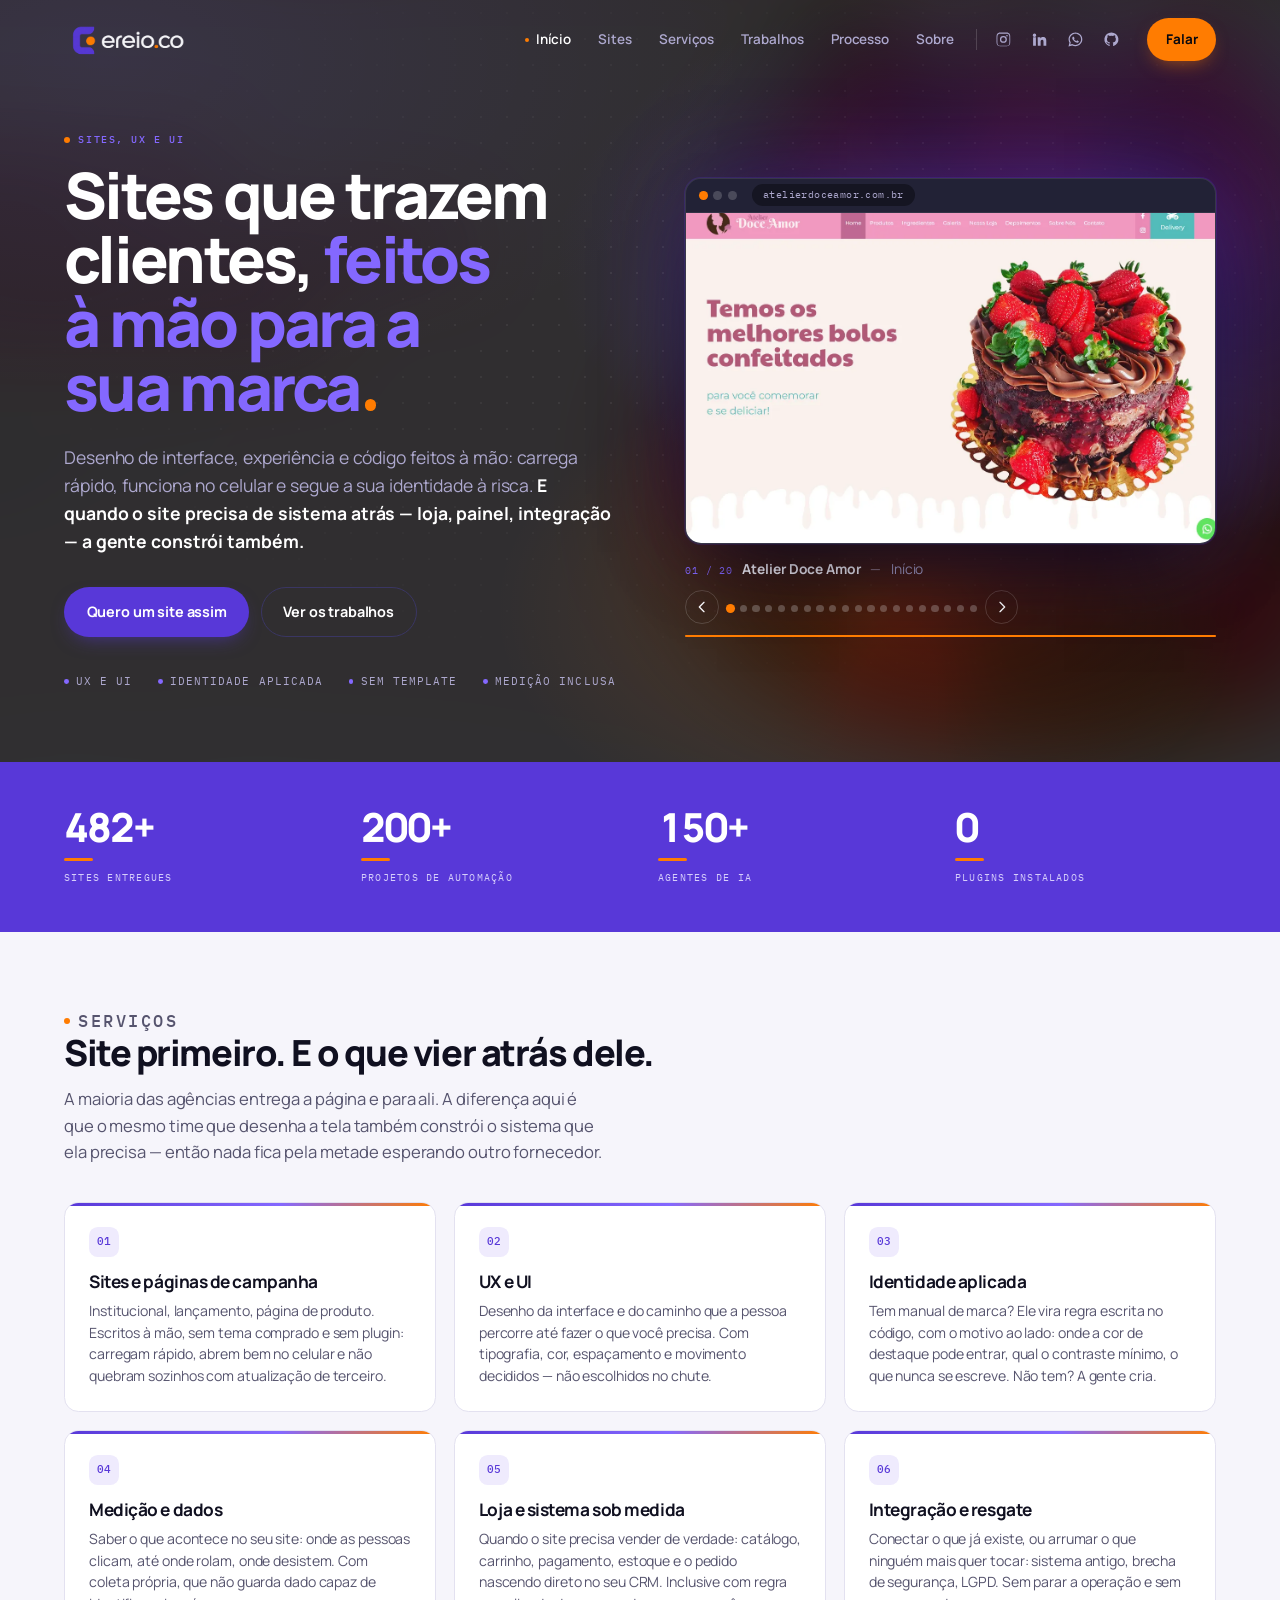
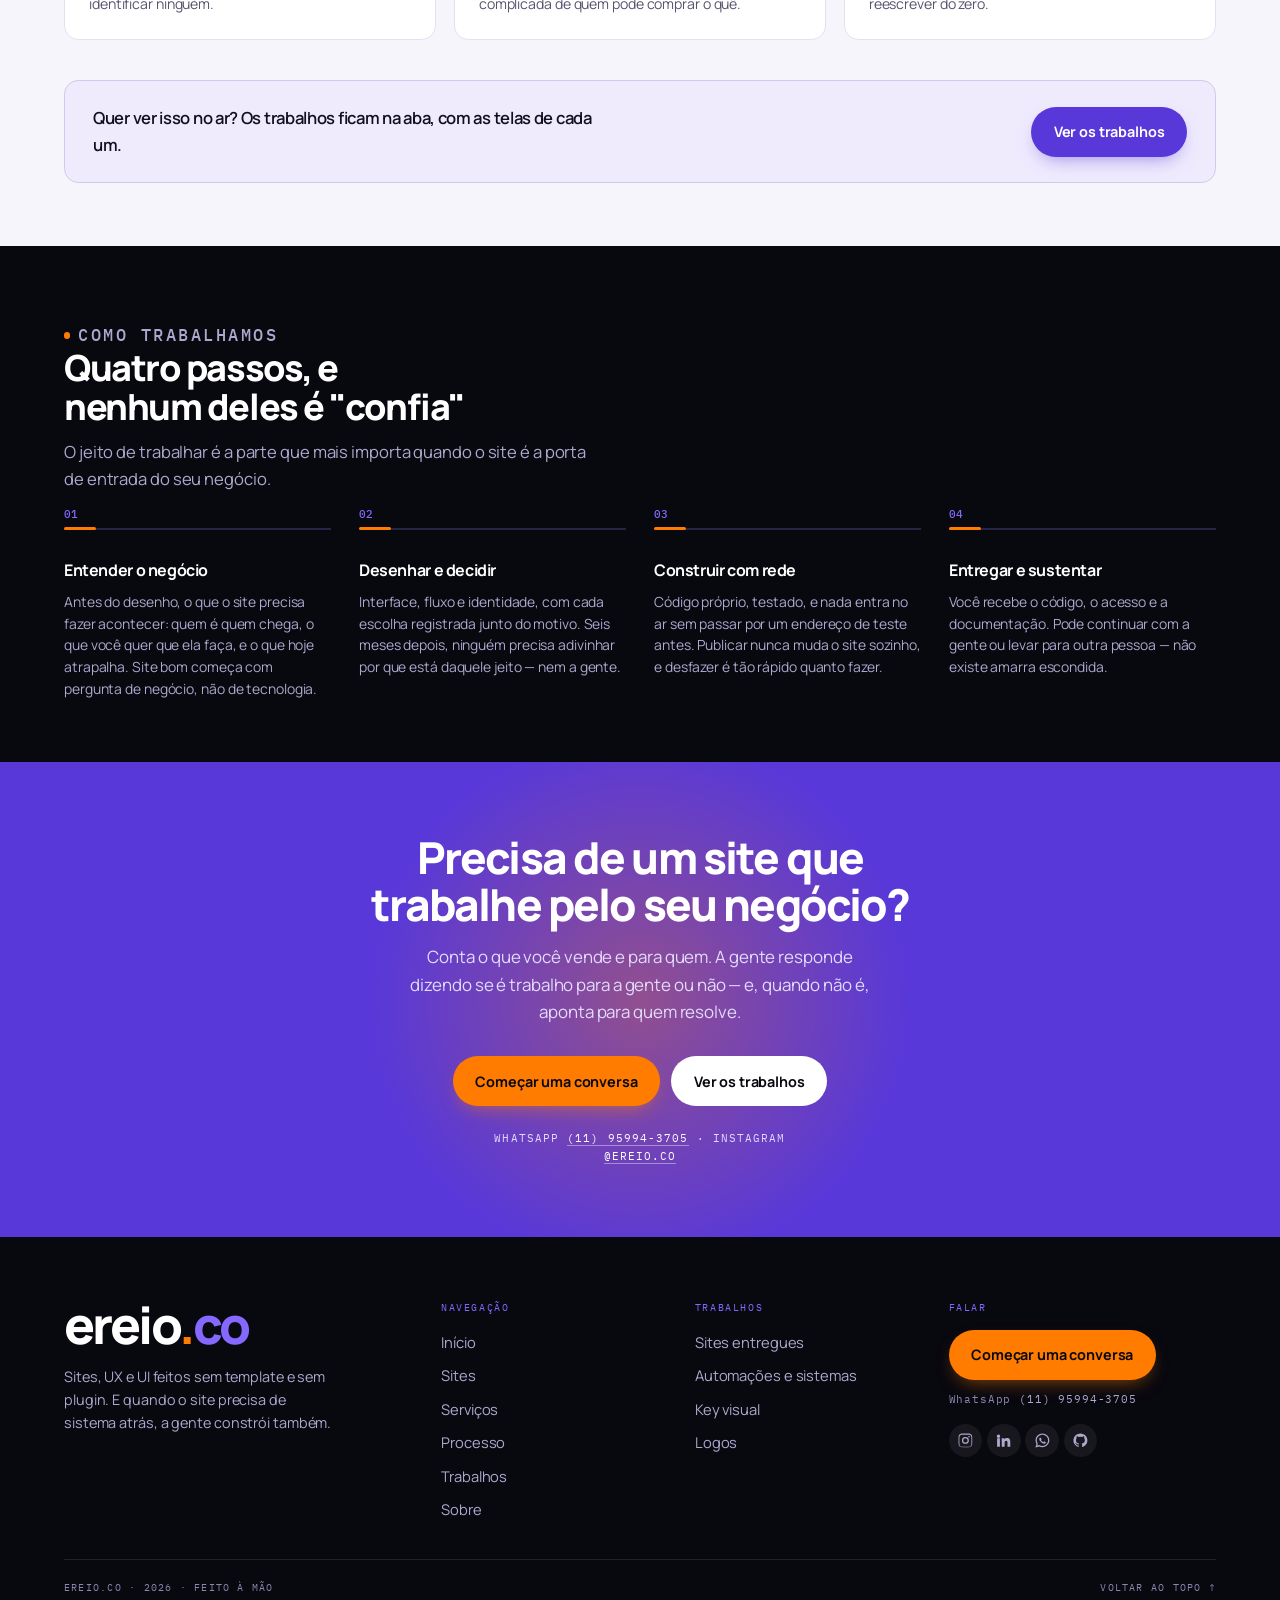
<file: index.html>
<!doctype html>
<html lang="pt-BR">
<head>
<meta charset="utf-8">
<!-- Google tag (gtag.js) -->
<script async src="https://www.googletagmanager.com/gtag/js?id=AW-18496788841"></script>
<script>
  window.dataLayer = window.dataLayer || [];
  function gtag(){dataLayer.push(arguments);}
  gtag('js', new Date());

  gtag('config', 'AW-18496788841');
</script>
<script>
  /* Conversao do Google Ads (WhatsApp): UMA por navegador, e so quando a pagina de fato
     sai para o WhatsApp depois do clique (19/10/2026: so o clique inflava a contagem,
     14 conversoes para 2 conversas). O clique arma; a saida da aba (visibilitychange,
     pagehide ou blur) ate 15 s depois dispara; o navegador guarda que ja contou. */
  (function () {
    var CHAVE = 'ereio-conversao-whatsapp', armado = 0;
    function jaContou() { try { return localStorage.getItem(CHAVE) === '1'; } catch (e) { return false; } }
    function marcar() { try { localStorage.setItem(CHAVE, '1'); } catch (e) {} }
    function contar() {
      if (jaContou() || typeof gtag !== 'function') return;
      marcar();
      gtag('event', 'conversion', {'send_to': 'AW-18496788841/vXQjCNLNvJMdEOmy-vNE', 'transport_type': 'beacon'});
    }
    document.addEventListener('click', function (e) {
      var link = e.target.closest('a[href*="wa.me"], a[href*="api.whatsapp.com"], a[href*="web.whatsapp.com"]');
      if (link && !jaContou()) armado = Date.now();
    });
    function saiu() { if (armado && Date.now() - armado < 15000) { armado = 0; contar(); } }
    document.addEventListener('visibilitychange', function () { if (document.hidden) saiu(); });
    window.addEventListener('pagehide', saiu);
    window.addEventListener('blur', saiu);
  })();
</script>
<meta name="viewport" content="width=device-width, initial-scale=1">
<title>ereio.co</title>
<meta name="description" content="Sites, UX e UI feitos sem template e sem plugin — por quem também constrói o sistema atrás deles.">
<meta name="theme-color" content="#08080F">
<link rel="icon" type="image/png" href="icone-ereio.png">
<link rel="apple-touch-icon" href="icone-ereio.png">
<link rel="preconnect" href="https://fonts.googleapis.com">
<link rel="preconnect" href="https://fonts.gstatic.com" crossorigin>
<link rel="stylesheet" href="https://fonts.googleapis.com/css2?family=Manrope:wght@400;500;600;700;800&family=IBM+Plex+Mono:wght@400;500&display=swap">
<link rel="stylesheet" href="estilo.css">
</head>
<body class="sem-js">

<!-- Os desenhos dos ícones, definidos UMA vez e reaproveitados por <use>.
     Sem isto o mesmo caminho SVG apareceria oito vezes por página. -->
<svg width="0" height="0" style="position:absolute" aria-hidden="true" focusable="false">
  <symbol id="i-instagram" viewBox="0 0 24 24"><path d="M12 2.2c3.2 0 3.6 0 4.8.07 1.2.05 1.8.25 2.2.42.56.22.96.48 1.38.9.42.42.68.82.9 1.38.17.4.37 1 .42 2.2.07 1.2.07 1.6.07 4.8s0 3.6-.07 4.8c-.05 1.2-.25 1.8-.42 2.2a3.7 3.7 0 0 1-.9 1.38c-.42.42-.82.68-1.38.9-.4.17-1 .37-2.2.42-1.2.07-1.6.07-4.8.07s-3.6 0-4.8-.07c-1.2-.05-1.8-.25-2.2-.42a3.7 3.7 0 0 1-1.38-.9 3.7 3.7 0 0 1-.9-1.38c-.17-.4-.37-1-.42-2.2C2.2 15.6 2.2 15.2 2.2 12s0-3.6.07-4.8c.05-1.2.25-1.8.42-2.2.22-.56.48-.96.9-1.38.42-.42.82-.68 1.38-.9.4-.17 1-.37 2.2-.42C8.4 2.2 8.8 2.2 12 2.2zm0 1.8c-3.14 0-3.5.02-4.73.09-.9.04-1.39.19-1.71.32-.43.17-.74.37-1.06.69-.32.32-.52.63-.69 1.06-.13.32-.28.81-.32 1.71-.07 1.23-.09 1.59-.09 4.73s.02 3.5.09 4.73c.04.9.19 1.39.32 1.71.17.43.37.74.69 1.06.32.32.63.52 1.06.69.32.13.81.28 1.71.32 1.23.07 1.59.09 4.73.09s3.5-.02 4.73-.09c.9-.04 1.39-.19 1.71-.32.43-.17.74-.37 1.06-.69.32-.32.52-.63.69-1.06.13-.32.28-.81.32-1.71.07-1.23.09-1.59.09-4.73s-.02-3.5-.09-4.73c-.04-.9-.19-1.39-.32-1.71a2.85 2.85 0 0 0-.69-1.06 2.85 2.85 0 0 0-1.06-.69c-.32-.13-.81-.28-1.71-.32C15.5 4.02 15.14 4 12 4zm0 3.06a4.94 4.94 0 1 1 0 9.88 4.94 4.94 0 0 1 0-9.88zm0 1.8a3.14 3.14 0 1 0 0 6.28 3.14 3.14 0 0 0 0-6.28zm5.14-3.2a1.15 1.15 0 1 1 0 2.3 1.15 1.15 0 0 1 0-2.3z"/></symbol>
  <symbol id="i-linkedin" viewBox="0 0 24 24"><path d="M4.98 3.5a2.5 2.5 0 1 1 0 5 2.5 2.5 0 0 1 0-5zM3 9h4v12H3zm6.5 0h3.8v1.7h.05c.53-.95 1.82-1.95 3.75-1.95 4 0 4.75 2.5 4.75 5.76V21h-4v-5.6c0-1.34-.03-3.07-1.9-3.07-1.9 0-2.2 1.46-2.2 2.97V21h-4z"/></symbol>
  <symbol id="i-whatsapp" viewBox="0 0 24 24"><path d="M12.04 2C6.6 2 2.2 6.4 2.2 11.84c0 1.74.46 3.44 1.32 4.94L2.1 22l5.36-1.4a9.8 9.8 0 0 0 4.58 1.16c5.43 0 9.84-4.4 9.84-9.84 0-2.63-1.02-5.1-2.88-6.96A9.77 9.77 0 0 0 12.04 2zm0 1.8c2.15 0 4.17.84 5.69 2.36a7.99 7.99 0 0 1 2.36 5.69c0 4.44-3.61 8.04-8.05 8.04a8.1 8.1 0 0 1-4.1-1.12l-.3-.17-3.05.8.81-2.98-.19-.31a8 8 0 0 1-1.23-4.27c0-4.44 3.61-8.04 8.06-8.04zm-3.1 4.3c-.15 0-.4.06-.6.28-.21.22-.8.78-.8 1.9s.82 2.2.94 2.36c.11.15 1.6 2.44 3.88 3.42.54.23.97.37 1.3.48.55.17 1.05.15 1.44.09.44-.07 1.35-.55 1.54-1.09.19-.54.19-1 .13-1.1-.05-.1-.2-.15-.42-.26-.22-.11-1.35-.66-1.56-.74-.21-.08-.36-.11-.5.11-.16.22-.59.74-.72.89-.13.15-.26.17-.49.06-.22-.11-.94-.35-1.8-1.11a6.7 6.7 0 0 1-1.24-1.54c-.13-.22-.01-.34.1-.45.1-.1.22-.26.33-.39.11-.13.14-.22.22-.37.07-.15.04-.28-.02-.39-.06-.11-.5-1.2-.68-1.65-.18-.43-.36-.37-.5-.38h-.42z"/></symbol>
  <symbol id="i-github" viewBox="0 0 24 24"><path d="M12 2a10 10 0 0 0-3.16 19.49c.5.09.68-.22.68-.48l-.01-1.7c-2.78.6-3.37-1.34-3.37-1.34-.45-1.16-1.11-1.47-1.11-1.47-.91-.62.07-.61.07-.61 1 .07 1.53 1.03 1.53 1.03.9 1.53 2.36 1.09 2.93.83.09-.65.35-1.09.63-1.34-2.22-.25-4.56-1.11-4.56-4.94 0-1.09.39-1.98 1.03-2.68-.1-.25-.45-1.27.1-2.65 0 0 .84-.27 2.75 1.02a9.5 9.5 0 0 1 5 0c1.91-1.29 2.75-1.02 2.75-1.02.55 1.38.2 2.4.1 2.65.64.7 1.03 1.59 1.03 2.68 0 3.84-2.34 4.69-4.57 4.94.36.31.68.92.68 1.85l-.01 2.75c0 .26.18.58.69.48A10 10 0 0 0 12 2z"/></symbol>
</svg>

<!-- O CABEÇALHO: barra fixa no topo, como num site de agência. Começa
     transparente sobre a abertura escura; ao rolar, o script põe a classe
     "preso" e ela ganha fundo, desfoque e uma linha embaixo. Em tela
     estreita os links e as redes saem da barra e vão para a gaveta que
     desliza pela direita, aberta pelo gatilho de três pontos. -->
<header class="topo" id="topo">
  <div class="topo-dentro">
    <a class="marca" href="index.html" aria-label="ereio.co, início">
      <!-- a versão CLARA do logo: a palavra "ereio.co" do original é quase
           preta e sumiria sobre o fundo escuro -->
      <img src="logo-ereio-claro.png" alt="ereio.co" width="720" height="237">
    </a>
    <nav class="navega" aria-label="Navegação principal">
      <ul class="links">
        <li><a href="index.html" aria-current="page">Início</a></li>
        <li><a href="sites.html">Sites</a></li>
        <li><a href="index.html#servicos">Serviços</a></li>
        <li><a href="trabalhos.html">Trabalhos</a></li>
        <li><a href="index.html#processo">Processo</a></li>
        <li><a href="sobre.html">Sobre</a></li>
      </ul>
      <span class="filete" aria-hidden="true"></span>
      <!-- ATENÇÃO: os endereços das redes estão como "#" porque ela ainda não
           passou os perfis. O teste marca cada um como pendente e lista todos,
           para nenhum ir ao ar morto. -->
      <ul class="redes">
        <li><a href="https://www.instagram.com/ereio.co/" target="_blank" rel="noopener" aria-label="Instagram"><svg aria-hidden="true"><use href="#i-instagram"/></svg></a></li>
        <li><a href="https://www.linkedin.com/in/luana-ereio-bb2b8624a/" target="_blank" rel="noopener" aria-label="LinkedIn"><svg aria-hidden="true"><use href="#i-linkedin"/></svg></a></li>
        <li><a href="https://wa.me/5511959943705?text=Ol%C3%A1!%20Vim%20pelo%20site%20da%20ereio%20e%20quero%20conversar%20sobre%20um%20projeto." target="_blank" rel="noopener" aria-label="WhatsApp"><svg aria-hidden="true"><use href="#i-whatsapp"/></svg></a></li>
        <li><a href="#" data-pendente="github" aria-label="GitHub"><svg aria-hidden="true"><use href="#i-github"/></svg></a></li>
      </ul>
    </nav>
    <a class="botao botao-laranja topo-falar" href="https://wa.me/5511959943705?text=Ol%C3%A1!%20Vim%20pelo%20site%20da%20ereio%20e%20quero%20conversar%20sobre%20um%20projeto." target="_blank" rel="noopener">Falar</a>
    <button class="gatilho" type="button" data-gatilho aria-expanded="false" aria-controls="menu">
      Menu
      <span class="gatilho-pontos" aria-hidden="true"><i></i><i></i><i></i></span>
    </button>
  </div>
</header>

<div class="veu" data-veu hidden></div>

<aside class="painel" id="menu" role="dialog" aria-modal="true" aria-label="Menu" hidden>
  <div class="painel-dentro">
    <p class="olho">Navegação</p>
    <ul class="painel-links">
      <li><a href="index.html" aria-current="page"><span class="n">01</span><span class="t">Início</span></a></li>
      <li><a href="sites.html"><span class="n">02</span><span class="t">Sites</span></a></li>
      <li><a href="index.html#servicos"><span class="n">03</span><span class="t">Serviços</span></a></li>
      <li><a href="trabalhos.html"><span class="n">04</span><span class="t">Trabalhos</span></a></li>
      <li><a href="index.html#processo"><span class="n">05</span><span class="t">Como trabalhamos</span></a></li>
      <li><a href="sobre.html"><span class="n">06</span><span class="t">Sobre</span></a></li>
    </ul>
    <div class="painel-pe">
      <p class="dito">Sites, UX e UI sem template e sem plugin</p>
      <a class="botao botao-laranja" href="https://wa.me/5511959943705?text=Ol%C3%A1!%20Vim%20pelo%20site%20da%20ereio%20e%20quero%20conversar%20sobre%20um%20projeto." target="_blank" rel="noopener">Falar com a gente</a>
      <ul class="redes">
        <li><a href="https://www.instagram.com/ereio.co/" target="_blank" rel="noopener" aria-label="Instagram"><svg aria-hidden="true"><use href="#i-instagram"/></svg></a></li>
        <li><a href="https://www.linkedin.com/in/luana-ereio-bb2b8624a/" target="_blank" rel="noopener" aria-label="LinkedIn"><svg aria-hidden="true"><use href="#i-linkedin"/></svg></a></li>
        <li><a href="https://wa.me/5511959943705?text=Ol%C3%A1!%20Vim%20pelo%20site%20da%20ereio%20e%20quero%20conversar%20sobre%20um%20projeto." target="_blank" rel="noopener" aria-label="WhatsApp"><svg aria-hidden="true"><use href="#i-whatsapp"/></svg></a></li>
        <li><a href="#" data-pendente="github" aria-label="GitHub"><svg aria-hidden="true"><use href="#i-github"/></svg></a></li>
      </ul>
    </div>
  </div>
</aside>

<main id="inicio">

  <section class="abertura abertura-slide escuro">
    <!-- O AMBIENTE: a tela do slide, enorme, desfocada e escurecida, atrás
         de tudo. A cor da abertura muda junto com o slide sem roubar a
         leitura do texto. Duas camadas que se revezam: uma entra enquanto
         a outra sai. -->
    <div class="ambiente" aria-hidden="true" data-ambiente>
      <img class="ativa" src="ad-tela-1.webp" alt="" width="1280" height="800">
      <img src="eb-tela-1.webp" alt="" width="1280" height="800">
    </div>
    <div class="dentro">
      <div class="abertura-texto">
        <p class="olho sobe">Sites, UX e UI</p>
        <h1 class="sobe">Sites que trazem clientes, <span class="destaque">feitos à mão para a sua marca</span><span class="ponto" aria-hidden="true"></span></h1>
        <p class="chamada sobe">
          Desenho de interface, experiência e código feitos à mão: carrega rápido,
          funciona no celular e segue a sua identidade à risca.
          <b>E quando o site precisa de sistema atrás — loja, painel, integração —
          a gente constrói também.</b>
        </p>
        <div class="acoes sobe">
          <a class="botao botao-cheio" href="https://wa.me/5511959943705?text=Ol%C3%A1!%20Vim%20pelo%20site%20da%20ereio%20e%20quero%20conversar%20sobre%20um%20projeto." target="_blank" rel="noopener">Quero um site assim</a>
          <a class="botao botao-vazio" href="trabalhos.html">Ver os trabalhos</a>
        </div>
        <ul class="selos sobe">
          <li>UX e UI</li>
          <li>Identidade aplicada</li>
          <li>Sem template</li>
          <li>Medição inclusa</li>
        </ul>
      </div>

      <!-- O SLIDE: as telas dos sites que fizemos, uma de cada vez, dentro
           de uma janela de navegador. Troca sozinho a cada 5 segundos; para
           quando o mouse está em cima, quando a pessoa assume o controle
           (seta, ponto ou teclado) e quando a aba está escondida. Sem
           script, fica a primeira tela, parada, e os controles somem. -->
      <div class="slide sobe" data-slide role="region" aria-roledescription="carrossel" aria-label="Telas dos sites que fizemos">
        <div class="janela">
          <span class="janela-barra" aria-hidden="true"><i></i><i></i><i></i><span class="janela-endereco" data-slide-endereco>atelierdoceamor.com.br</span></span>
          <!-- uma tela por cliente: a home de cada site, na ordem da aba de trabalhos -->
          <ul class="telas-slide">
            <!-- os oito sites que ela mandou incluir em 19/10/2026, em destaque na frente -->
            <li class="tela-slide ativa" data-cliente="Atelier Doce Amor" data-rotulo="Início" data-endereco="atelierdoceamor.com.br">
              <img src="ad-tela-1.webp" alt="Tela inicial do site do Atelier Doce Amor, com a frase Temos os melhores bolos confeitados ao lado de um bolo de chocolate com morangos" width="1280" height="800" decoding="async">
            </li>
            <li class="tela-slide" data-cliente="Emília Bem-casados" data-rotulo="Início" data-endereco="emiliabemcasados.com.br">
              <img src="eb-tela-1.webp" alt="Tela inicial do site da Emília Bem-casados, com a calda escorrendo sobre o bem-casado e o nome da casa" width="1280" height="800" loading="lazy" decoding="async">
            </li>
            <li class="tela-slide" data-cliente="Caluê Arquitetura" data-rotulo="Início" data-endereco="caluearquitetura.com.br">
              <img src="ca-tela-1.webp" alt="Tela inicial do site da Caluê Arquitetura e Interiores, com a foto de um living claro em madeira e tons neutros" width="1280" height="800" loading="lazy" decoding="async">
            </li>
            <li class="tela-slide" data-cliente="Fernanda Marques Arquitetura" data-rotulo="Início" data-endereco="fernandamarques.com.br">
              <img src="fm-tela-1.webp" alt="Tela inicial do site da Fernanda Marques Arquitetura, com a arquiteta sentada num ambiente de madeira e a chamada da série Architects Brazil" width="1280" height="800" loading="lazy" decoding="async">
            </li>
            <li class="tela-slide" data-cliente="Junior Andrade Arquitetura" data-rotulo="Início" data-endereco="jrandradearquitetura.com">
              <img src="jr-tela-1.webp" alt="Tela inicial do site da Junior Andrade Arquitetura, escura, com a frase Beyond the project sobre uma casa à noite" width="1280" height="800" loading="lazy" decoding="async">
            </li>
            <li class="tela-slide" data-cliente="Studio Side" data-rotulo="Início" data-endereco="studioside.com.br">
              <img src="ss-tela-1.webp" alt="Tela inicial do site da Studio Side, com a frase Do projeto à casa pronta sobre um living claro" width="1280" height="800" loading="lazy" decoding="async">
            </li>
            <li class="tela-slide" data-cliente="Clínica Renata Vilela" data-rotulo="Início" data-endereco="clinicarenatavilela.com">
              <img src="rv-tela-1.webp" alt="Tela inicial do site da Clínica Renata Vilela, em rosa claro, com a frase Estética feita com responsabilidade, presença e cuidado real" width="1280" height="800" loading="lazy" decoding="async">
            </li>
            <li class="tela-slide" data-cliente="Sabrina Ferreira Interiores" data-rotulo="Início" data-endereco="sabrinaferreirainteriores.com">
              <img src="sf-tela-1.webp" alt="Tela inicial do site da Sabrina Ferreira Interiores, com a frase Projetos exclusivos, criados para refletir o seu estilo de vida sobre uma sala com vista" width="1280" height="800" loading="lazy" decoding="async">
            </li>
            <li class="tela-slide" data-cliente="DPR Construtora" data-rotulo="Início" data-endereco="construtoradpr.com.br">
              <img src="dpr-tela-1.webp" alt="Tela inicial do site da DPR Construtora, com a frase Casa própria" width="1280" height="800" loading="lazy" decoding="async">
            </li>
            <li class="tela-slide" data-cliente="Houzze Imobiliária" data-rotulo="Início" data-endereco="houzzeimobiliaria.com">
              <img src="hz-tela-1.webp" alt="Tela inicial do site da Houzze Imobiliária, com busca de imóveis" width="1280" height="800" loading="lazy" decoding="async">
            </li>
            <li class="tela-slide" data-cliente="ANOVA" data-rotulo="Início" data-endereco="anovacannabis.org.br">
              <img src="an-tela-1.webp" alt="Tela inicial do site da ANOVA, com a frase Cuidado que acolhe, ciência que orienta" width="1280" height="800" loading="lazy" decoding="async">
            </li>
            <li class="tela-slide" data-cliente="Karmani" data-rotulo="Catálogo" data-endereco="karmani.com.br/karmani">
              <img src="km-tela-1.webp" alt="Catálogo da loja Karmani, com filtro de categorias e grade de produtos" width="1280" height="800" loading="lazy" decoding="async">
            </li>
            <li class="tela-slide" data-cliente="Fidelity Translations" data-rotulo="Início" data-endereco="fidelity.com.br">
              <img src="fd-tela-1.webp" alt="Tela inicial do site da Fidelity, com a frase Desde 1970 traduzindo eficiência" width="1280" height="800" loading="lazy" decoding="async">
            </li>
            <li class="tela-slide" data-cliente="Primeiro Minuto" data-rotulo="Início" data-endereco="primeirominutofotografia.com.br">
              <img src="pm-tela-1.webp" alt="Tela inicial do site da Primeiro Minuto, com os pés de um bebê em preto e branco" width="1280" height="800" loading="lazy" decoding="async">
            </li>
            <li class="tela-slide" data-cliente="Clínica Entourage" data-rotulo="Início" data-endereco="clinicaentourage.com">
              <img src="en-tela-1.webp" alt="Tela inicial do site da Clínica Entourage, sobre cannabis medicinal com acompanhamento médico" width="1280" height="800" loading="lazy" decoding="async">
            </li>
            <!-- os cinco sites que ela mandou incluir em 05/10/2026 -->
            <li class="tela-slide" data-cliente="De Baere" data-rotulo="Início" data-endereco="debaere.co.uk">
              <img src="db-tela-1.webp" alt="Tela inicial do site da De Baere, padaria de Londres, com a frase Pure joy, baked in sobre um pão nas mãos" width="1280" height="800" loading="lazy" decoding="async">
            </li>
            <li class="tela-slide" data-cliente="Puriman" data-rotulo="Início" data-endereco="purimanrestaurante.com.br">
              <img src="pr-tela-1.webp" alt="Tela inicial do site do Puriman, restaurante em Campos do Jordão, com a frase Alta gastronomia na Serra da Mantiqueira sobre um prato" width="1280" height="800" loading="lazy" decoding="async">
            </li>
            <li class="tela-slide" data-cliente="TozziniFreire" data-rotulo="Início" data-endereco="tozzinifreire.com.br">
              <img src="tf-tela-1.webp" alt="Tela inicial do site do escritório TozziniFreire, com a frase Há 50 anos, construindo confiança sobre a cidade" width="1280" height="800" loading="lazy" decoding="async">
            </li>
            <li class="tela-slide" data-cliente="Lux 600" data-rotulo="Início" data-endereco="lux600.com.br">
              <img src="lx-tela-1.webp" alt="Tela inicial do site do Lux 600, apartamentos na Vila Nova Conceição, com a fachada do prédio e o formulário de interesse" width="1280" height="800" loading="lazy" decoding="async">
            </li>
            <li class="tela-slide" data-cliente="Sofia Campo Belo" data-rotulo="Início" data-endereco="sofiacampobelo.com.br">
              <img src="sc-tela-1.webp" alt="Tela inicial do site do Sofia, empreendimento da Nortis no Campo Belo, com o nome enorme sobre a fachada" width="1280" height="800" loading="lazy" decoding="async">
            </li>
          </ul>
        </div>
        <div class="slide-pe">
          <p class="slide-legenda" aria-live="polite">
            <span class="n" data-slide-n>01 / 20</span>
            <b data-slide-cliente>Atelier Doce Amor</b>
            <span class="t" data-slide-rotulo>Início</span>
          </p>
          <div class="slide-controles">
            <button class="slide-seta" type="button" data-slide-seta="esq" aria-label="Tela anterior"><svg viewBox="0 0 24 24" aria-hidden="true"><path d="M15 5l-7 7 7 7"/></svg></button>
            <ol class="slide-pontos" aria-label="Ir para a tela">
              <li><button type="button" data-slide-ponto="0" aria-label="Tela 1" aria-current="true"></button></li>
              <li><button type="button" data-slide-ponto="1" aria-label="Tela 2" aria-current="false"></button></li>
              <li><button type="button" data-slide-ponto="2" aria-label="Tela 3" aria-current="false"></button></li>
              <li><button type="button" data-slide-ponto="3" aria-label="Tela 4" aria-current="false"></button></li>
              <li><button type="button" data-slide-ponto="4" aria-label="Tela 5" aria-current="false"></button></li>
              <li><button type="button" data-slide-ponto="5" aria-label="Tela 6" aria-current="false"></button></li>
              <li><button type="button" data-slide-ponto="6" aria-label="Tela 7" aria-current="false"></button></li>
              <li><button type="button" data-slide-ponto="7" aria-label="Tela 8" aria-current="false"></button></li>
              <li><button type="button" data-slide-ponto="8" aria-label="Tela 9" aria-current="false"></button></li>
              <li><button type="button" data-slide-ponto="9" aria-label="Tela 10" aria-current="false"></button></li>
              <li><button type="button" data-slide-ponto="10" aria-label="Tela 11" aria-current="false"></button></li>
              <li><button type="button" data-slide-ponto="11" aria-label="Tela 12" aria-current="false"></button></li>
              <li><button type="button" data-slide-ponto="12" aria-label="Tela 13" aria-current="false"></button></li>
              <li><button type="button" data-slide-ponto="13" aria-label="Tela 14" aria-current="false"></button></li>
              <li><button type="button" data-slide-ponto="14" aria-label="Tela 15" aria-current="false"></button></li>
              <li><button type="button" data-slide-ponto="15" aria-label="Tela 16" aria-current="false"></button></li>
              <li><button type="button" data-slide-ponto="16" aria-label="Tela 17" aria-current="false"></button></li>
              <li><button type="button" data-slide-ponto="17" aria-label="Tela 18" aria-current="false"></button></li>
              <li><button type="button" data-slide-ponto="18" aria-label="Tela 19" aria-current="false"></button></li>
              <li><button type="button" data-slide-ponto="19" aria-label="Tela 20" aria-current="false"></button></li>
            </ol>
            <button class="slide-seta" type="button" data-slide-seta="dir" aria-label="Próxima tela"><svg viewBox="0 0 24 24" aria-hidden="true"><path d="M9 5l7 7-7 7"/></svg></button>
          </div>
        </div>
        <span class="slide-progresso" aria-hidden="true"><i data-slide-barra></i></span>
      </div>
    </div>
  </section>

  <!-- OS NÚMEROS: os três primeiros são os que ela passou em 05/10/2026
       ("mais de 482 sites entregues, mais de 200 projetos de automações,
       mais de 150 agentes de IA"). O contador sobe até o número e põe o
       "+" no fim. -->
  <section class="prova" aria-label="Números do trabalho">
    <div class="dentro">
      <div class="sobe"><b data-conta="482" data-sufixo="+">0</b><i class="risco"></i><span>sites entregues</span></div>
      <div class="sobe"><b data-conta="200" data-sufixo="+">0</b><i class="risco"></i><span>projetos de automação</span></div>
      <div class="sobe"><b data-conta="150" data-sufixo="+">0</b><i class="risco"></i><span>agentes de IA</span></div>
      <!-- este não conta: zero é o número, e contador que vai de zero a zero
           não anima nada -->
      <div class="sobe"><b>0</b><i class="risco"></i><span>plugins instalados</span></div>
    </div>
  </section>

  <section class="secao claro" id="servicos">
    <div class="dentro">
      <div class="cabeca sobe">
        <p class="olho">Serviços</p>
        <h2>Site primeiro. E o que vier atrás dele.</h2>
        <p>
          A maioria das agências entrega a página e para ali. A diferença aqui é
          que o mesmo time que desenha a tela também constrói o sistema que ela
          precisa — então nada fica pela metade esperando outro fornecedor.
        </p>
      </div>

      <ul class="grade-servicos">
        <li class="servico sobe">
          <span class="num">01</span>
          <h3>Sites e páginas de campanha</h3>
          <p>
            Institucional, lançamento, página de produto. Escritos à mão, sem
            tema comprado e sem plugin: carregam rápido, abrem bem no celular e
            não quebram sozinhos com atualização de terceiro.
          </p>
        </li>
        <li class="servico sobe">
          <span class="num">02</span>
          <h3>UX e UI</h3>
          <p>
            Desenho da interface e do caminho que a pessoa percorre até fazer o
            que você precisa. Com tipografia, cor, espaçamento e movimento
            decididos — não escolhidos no chute.
          </p>
        </li>
        <li class="servico sobe">
          <span class="num">03</span>
          <h3>Identidade aplicada</h3>
          <p>
            Tem manual de marca? Ele vira regra escrita no código, com o motivo
            ao lado: onde a cor de destaque pode entrar, qual o contraste
            mínimo, o que nunca se escreve. Não tem? A gente cria.
          </p>
        </li>
        <li class="servico sobe">
          <span class="num">04</span>
          <h3>Medição e dados</h3>
          <p>
            Saber o que acontece no seu site: onde as pessoas clicam, até onde
            rolam, onde desistem. Com coleta própria, que não guarda dado capaz
            de identificar ninguém.
          </p>
        </li>
        <li class="servico sobe">
          <span class="num">05</span>
          <h3>Loja e sistema sob medida</h3>
          <p>
            Quando o site precisa vender de verdade: catálogo, carrinho,
            pagamento, estoque e o pedido nascendo direto no seu CRM. Inclusive
            com regra complicada de quem pode comprar o quê.
          </p>
        </li>
        <li class="servico sobe">
          <span class="num">06</span>
          <h3>Integração e resgate</h3>
          <p>
            Conectar o que já existe, ou arrumar o que ninguém mais quer tocar:
            sistema antigo, brecha de segurança, LGPD. Sem parar a operação e
            sem reescrever do zero.
          </p>
        </li>
      </ul>

      <div class="convite sobe">
        <p>Quer ver isso no ar? Os trabalhos ficam na aba, com as telas de cada um.</p>
        <a class="botao botao-cheio" href="trabalhos.html">Ver os trabalhos</a>
      </div>
    </div>
  </section>

  <section class="secao escuro" id="processo">
    <div class="dentro">
      <div class="cabeca sobe">
        <p class="olho">Como trabalhamos</p>
        <h2>Quatro passos, e nenhum deles é "confia"</h2>
        <p>
          O jeito de trabalhar é a parte que mais importa quando o site é a porta
          de entrada do seu negócio.
        </p>
      </div>

      <ol class="passos">
        <li class="passo sobe">
          <h3>Entender o negócio</h3>
          <p>
            Antes do desenho, o que o site precisa fazer acontecer: quem é quem
            chega, o que você quer que ela faça, e o que hoje atrapalha. Site bom
            começa com pergunta de negócio, não de tecnologia.
          </p>
        </li>
        <li class="passo sobe">
          <h3>Desenhar e decidir</h3>
          <p>
            Interface, fluxo e identidade, com cada escolha registrada junto do
            motivo. Seis meses depois, ninguém precisa adivinhar por que está
            daquele jeito — nem a gente.
          </p>
        </li>
        <li class="passo sobe">
          <h3>Construir com rede</h3>
          <p>
            Código próprio, testado, e nada entra no ar sem passar por um
            endereço de teste antes. Publicar nunca muda o site sozinho, e
            desfazer é tão rápido quanto fazer.
          </p>
        </li>
        <li class="passo sobe">
          <h3>Entregar e sustentar</h3>
          <p>
            Você recebe o código, o acesso e a documentação. Pode continuar com a
            gente ou levar para outra pessoa — não existe amarra escondida.
          </p>
        </li>
      </ol>
    </div>
  </section>

  <section class="fecho" id="contato">
    <div class="dentro">
      <h2 class="sobe">Precisa de um site que trabalhe pelo seu negócio?</h2>
      <p class="sobe">
        Conta o que você vende e para quem. A gente responde dizendo se é
        trabalho para a gente ou não — e, quando não é, aponta para quem resolve.
      </p>
      <!-- WhatsApp e Instagram: canais passados por ela em 02/10/2026 -->
      <div class="acoes sobe">
        <a class="botao botao-laranja" href="https://wa.me/5511959943705?text=Ol%C3%A1!%20Vim%20pelo%20site%20da%20ereio%20e%20quero%20conversar%20sobre%20um%20projeto." target="_blank" rel="noopener">Começar uma conversa</a>
        <a class="botao botao-claro" href="trabalhos.html">Ver os trabalhos</a>
      </div>
      <p class="fecho-canal sobe">WhatsApp <a href="https://wa.me/5511959943705?text=Ol%C3%A1!%20Vim%20pelo%20site%20da%20ereio%20e%20quero%20conversar%20sobre%20um%20projeto." target="_blank" rel="noopener">(11) 95994-3705</a> · Instagram <a href="https://www.instagram.com/ereio.co/" target="_blank" rel="noopener">@ereio.co</a></p>
    </div>
  </section>

</main>

<footer class="rodape">
  <div class="dentro">
    <div class="rodape-grade">
      <div class="rodape-marca">
        <p class="enorme">ereio<span class="pt">.</span><span class="co">co</span></p>
        <p class="rodape-frase">Sites, UX e UI feitos sem template e sem plugin. E quando o site precisa de sistema atrás, a gente constrói também.</p>
      </div>
      <nav class="rodape-coluna" aria-label="Navegação do rodapé">
        <p class="rodape-titulo">Navegação</p>
        <ul>
          <li><a href="index.html">Início</a></li>
          <li><a href="sites.html">Sites</a></li>
          <li><a href="index.html#servicos">Serviços</a></li>
          <li><a href="index.html#processo">Processo</a></li>
          <li><a href="trabalhos.html">Trabalhos</a></li>
          <li><a href="sobre.html">Sobre</a></li>
        </ul>
      </nav>
      <nav class="rodape-coluna" aria-label="Trabalhos por frente">
        <p class="rodape-titulo">Trabalhos</p>
        <ul>
          <li><a href="trabalhos.html#g-sites">Sites entregues</a></li>
          <li><a href="trabalhos.html#g-automacoes">Automações e sistemas</a></li>
          <li><a href="trabalhos.html#g-key-visual">Key visual</a></li>
          <li><a href="trabalhos.html#g-logos">Logos</a></li>
        </ul>
      </nav>
      <div class="rodape-coluna rodape-falar">
        <p class="rodape-titulo">Falar</p>
        <a class="botao botao-laranja" href="https://wa.me/5511959943705?text=Ol%C3%A1!%20Vim%20pelo%20site%20da%20ereio%20e%20quero%20conversar%20sobre%20um%20projeto." target="_blank" rel="noopener">Começar uma conversa</a>
        <p class="rodape-canal">WhatsApp <a href="https://wa.me/5511959943705?text=Ol%C3%A1!%20Vim%20pelo%20site%20da%20ereio%20e%20quero%20conversar%20sobre%20um%20projeto." target="_blank" rel="noopener">(11) 95994-3705</a></p>
        <ul class="redes">
          <li><a href="https://www.instagram.com/ereio.co/" target="_blank" rel="noopener" aria-label="Instagram"><svg aria-hidden="true"><use href="#i-instagram"/></svg></a></li>
          <li><a href="https://www.linkedin.com/in/luana-ereio-bb2b8624a/" target="_blank" rel="noopener" aria-label="LinkedIn"><svg aria-hidden="true"><use href="#i-linkedin"/></svg></a></li>
          <li><a href="https://wa.me/5511959943705?text=Ol%C3%A1!%20Vim%20pelo%20site%20da%20ereio%20e%20quero%20conversar%20sobre%20um%20projeto." target="_blank" rel="noopener" aria-label="WhatsApp"><svg aria-hidden="true"><use href="#i-whatsapp"/></svg></a></li>
          <li><a href="#" data-pendente="github" aria-label="GitHub"><svg aria-hidden="true"><use href="#i-github"/></svg></a></li>
        </ul>
      </div>
    </div>
    <div class="rodape-pe">
      <span class="assinatura">ereio.co · 2026 · feito à mão</span>
      <a class="rodape-topo" href="#topo">Voltar ao topo <span aria-hidden="true">&uarr;</span></a>
    </div>
  </div>
</footer>

<script src="script.js"></script>
</body>
</html>
</file>
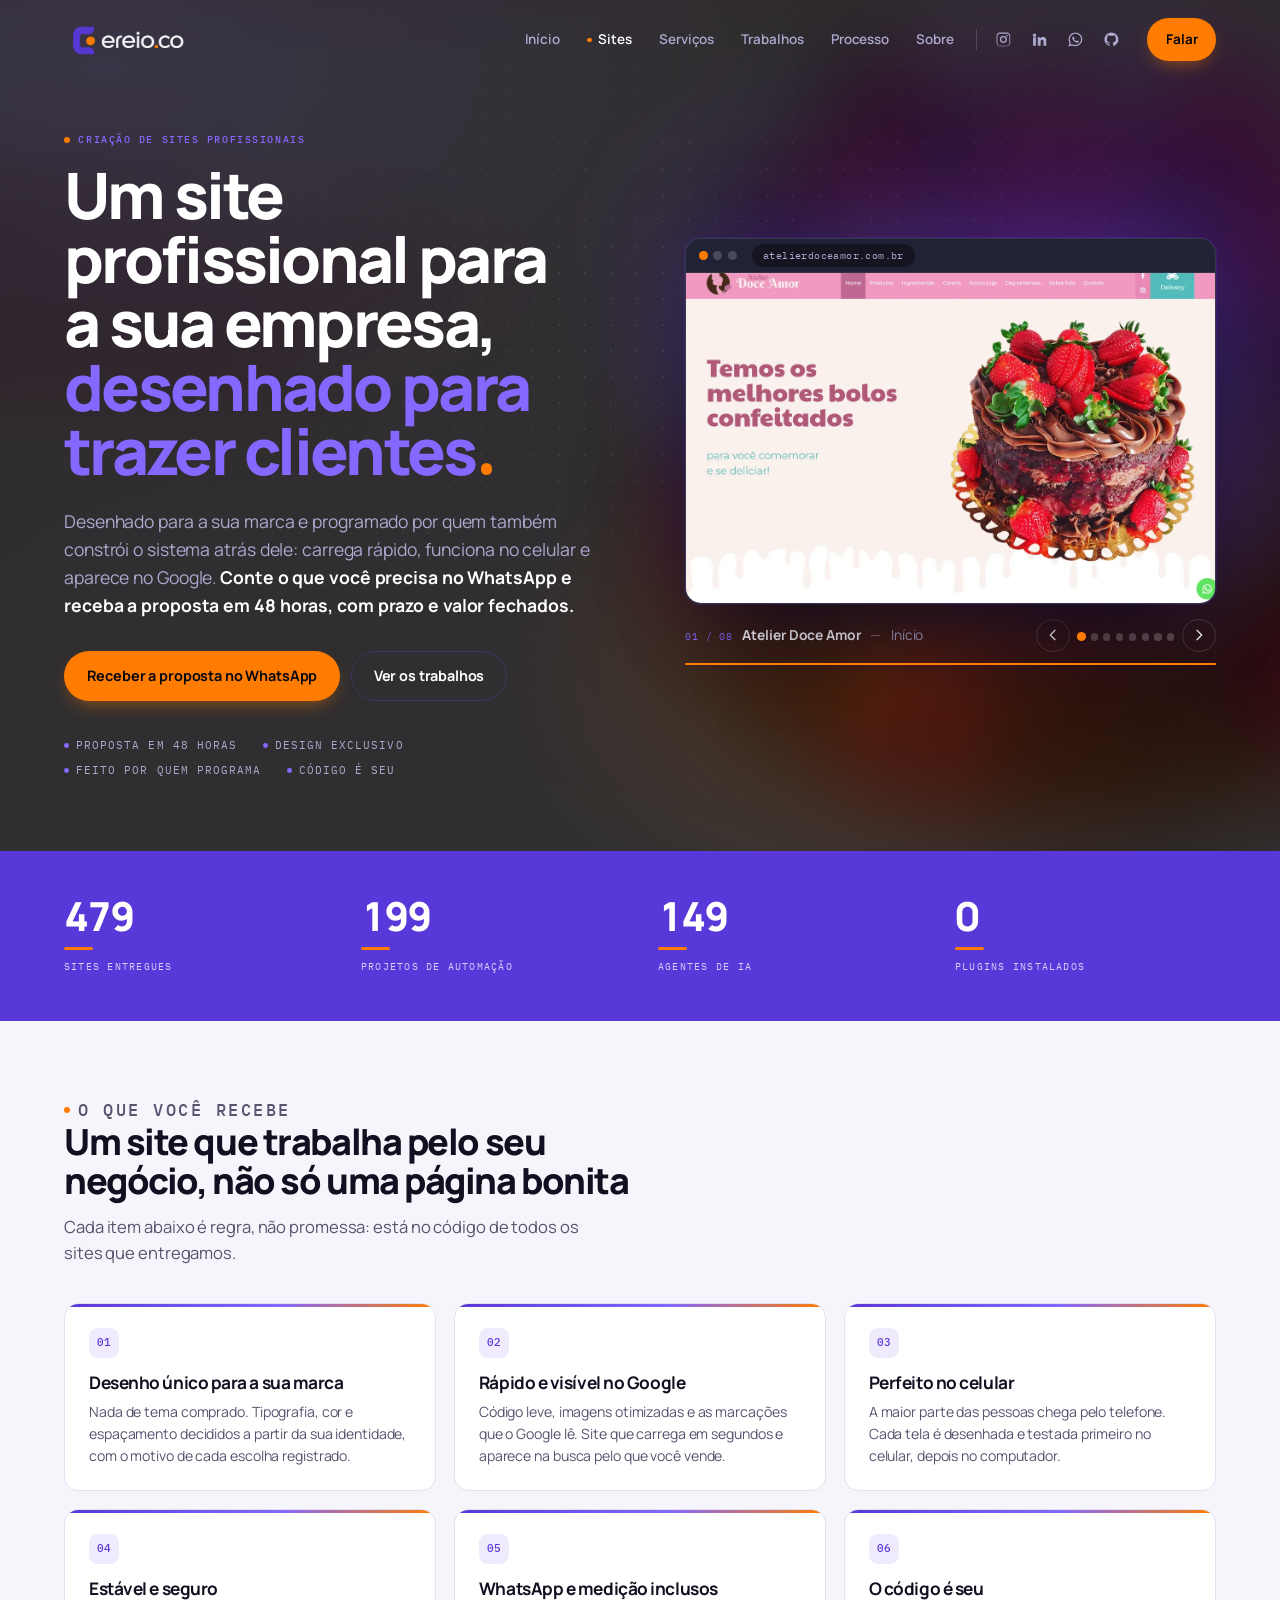
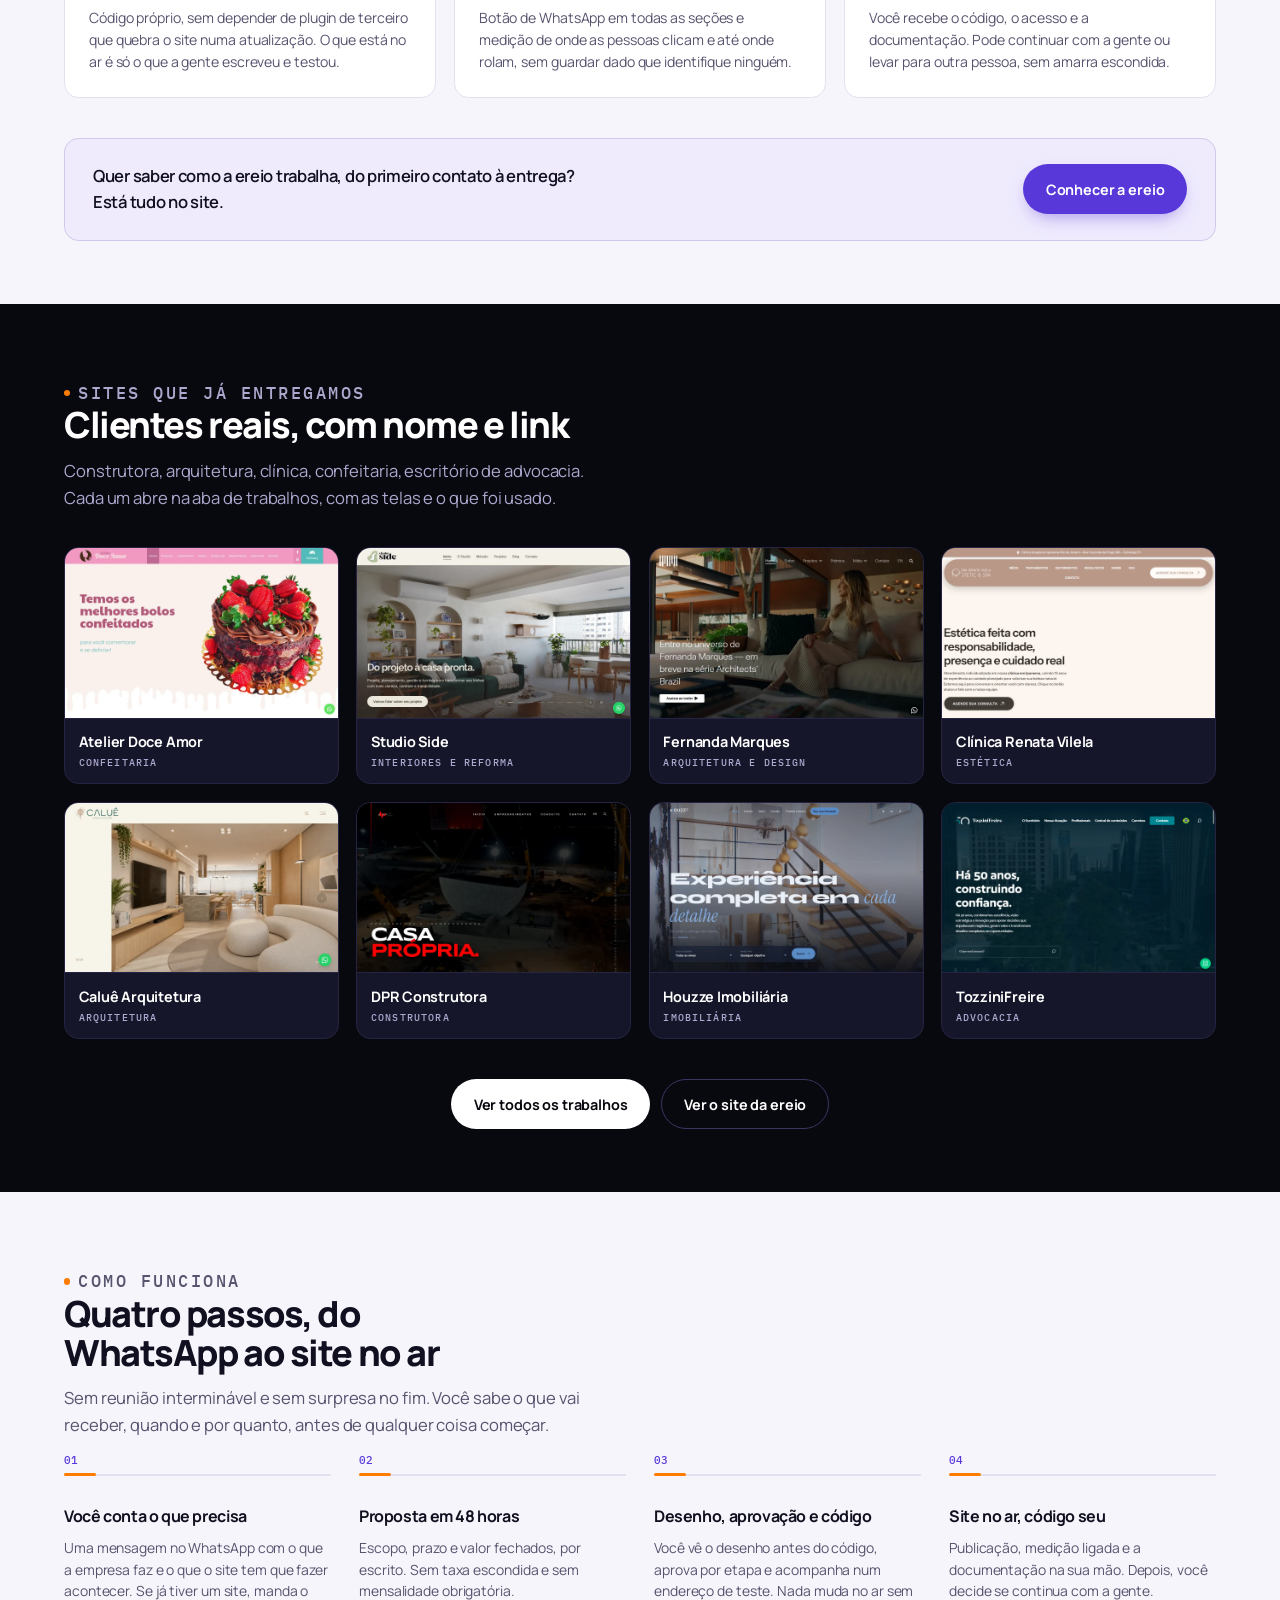
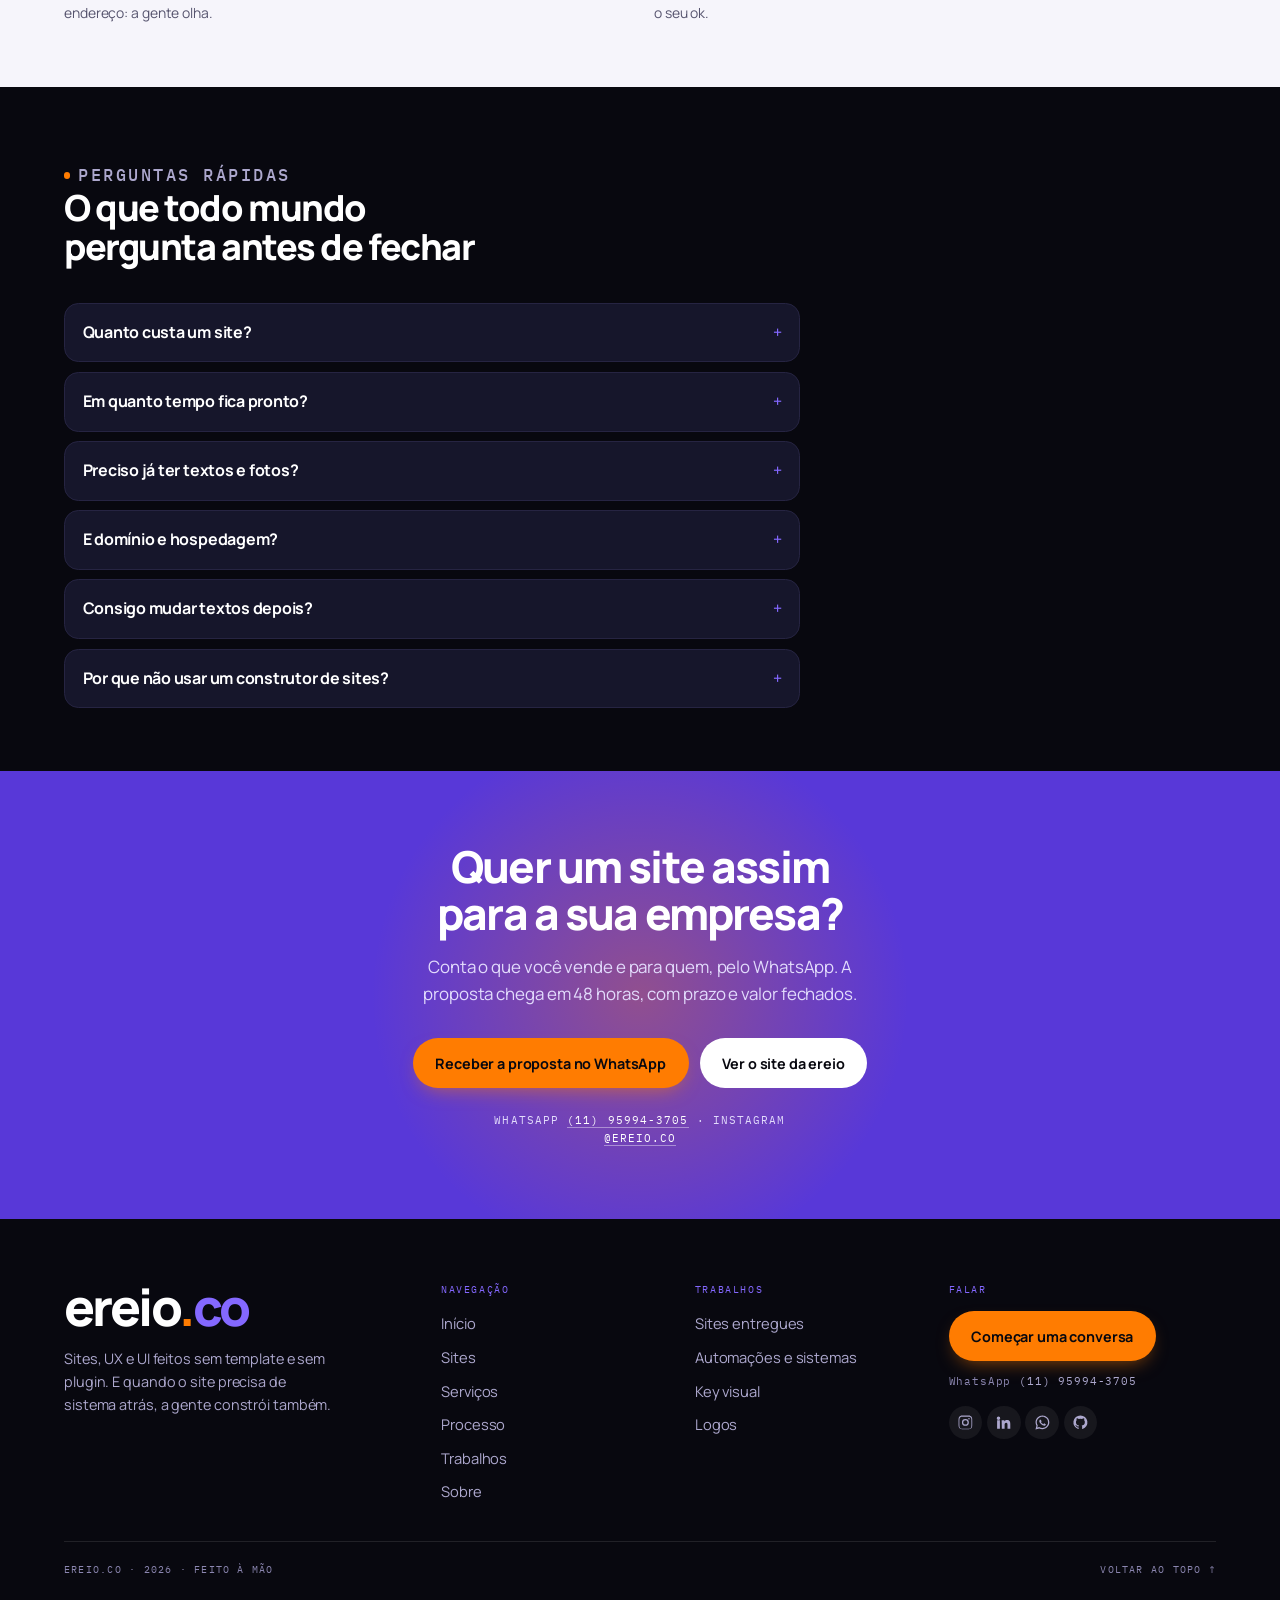
<file: sites.html>
<!doctype html>
<html lang="pt-BR">
<head>
<meta charset="utf-8">
<!-- Google tag (gtag.js) -->
<script async src="https://www.googletagmanager.com/gtag/js?id=AW-18496788841"></script>
<script>
  window.dataLayer = window.dataLayer || [];
  function gtag(){dataLayer.push(arguments);}
  gtag('js', new Date());

  gtag('config', 'AW-18496788841');
</script>
<script>
  /* Conversao do Google Ads (WhatsApp): UMA por navegador, e so quando a pagina de fato
     sai para o WhatsApp depois do clique (19/10/2026). O clique arma; a saida da aba
     (visibilitychange, pagehide ou blur) ate 15 s depois dispara; o navegador guarda que ja contou. */
  (function () {
    var CHAVE = 'ereio-conversao-whatsapp', armado = 0;
    function jaContou() { try { return localStorage.getItem(CHAVE) === '1'; } catch (e) { return false; } }
    function marcar() { try { localStorage.setItem(CHAVE, '1'); } catch (e) {} }
    function contar() {
      if (jaContou() || typeof gtag !== 'function') return;
      marcar();
      gtag('event', 'conversion', {'send_to': 'AW-18496788841/vXQjCNLNvJMdEOmy-vNE', 'transport_type': 'beacon'});
    }
    document.addEventListener('click', function (e) {
      var link = e.target.closest('a[href*="wa.me"], a[href*="api.whatsapp.com"], a[href*="web.whatsapp.com"]');
      if (link && !jaContou()) armado = Date.now();
    });
    function saiu() { if (armado && Date.now() - armado < 15000) { armado = 0; contar(); } }
    document.addEventListener('visibilitychange', function () { if (document.hidden) saiu(); });
    window.addEventListener('pagehide', saiu);
    window.addEventListener('blur', saiu);
  })();
</script>
<meta name="viewport" content="width=device-width, initial-scale=1">
<title>Criação de sites profissionais · ereio.co</title>
<meta name="description" content="Site profissional para a sua empresa, com design exclusivo e feito por quem também programa o sistema atrás dele. Fale no WhatsApp e receba a proposta em 48 horas.">
<meta name="theme-color" content="#08080F">
<link rel="icon" type="image/png" href="icone-ereio.png">
<link rel="apple-touch-icon" href="icone-ereio.png">
<link rel="preconnect" href="https://fonts.googleapis.com">
<link rel="preconnect" href="https://fonts.gstatic.com" crossorigin>
<link rel="stylesheet" href="https://fonts.googleapis.com/css2?family=Manrope:wght@400;500;600;700;800&family=IBM+Plex+Mono:wght@400;500&display=swap">
<link rel="stylesheet" href="estilo.css">
</head>
<body class="sem-js">

<!-- Os desenhos dos ícones, definidos UMA vez e reaproveitados por <use>. -->
<svg width="0" height="0" style="position:absolute" aria-hidden="true" focusable="false">
  <symbol id="i-instagram" viewBox="0 0 24 24"><path d="M12 2.2c3.2 0 3.6 0 4.8.07 1.2.05 1.8.25 2.2.42.56.22.96.48 1.38.9.42.42.68.82.9 1.38.17.4.37 1 .42 2.2.07 1.2.07 1.6.07 4.8s0 3.6-.07 4.8c-.05 1.2-.25 1.8-.42 2.2a3.7 3.7 0 0 1-.9 1.38c-.42.42-.82.68-1.38.9-.4.17-1 .37-2.2.42-1.2.07-1.6.07-4.8.07s-3.6 0-4.8-.07c-1.2-.05-1.8-.25-2.2-.42a3.7 3.7 0 0 1-1.38-.9 3.7 3.7 0 0 1-.9-1.38c-.17-.4-.37-1-.42-2.2C2.2 15.6 2.2 15.2 2.2 12s0-3.6.07-4.8c.05-1.2.25-1.8.42-2.2.22-.56.48-.96.9-1.38.42-.42.82-.68 1.38-.9.4-.17 1-.37 2.2-.42C8.4 2.2 8.8 2.2 12 2.2zm0 1.8c-3.14 0-3.5.02-4.73.09-.9.04-1.39.19-1.71.32-.43.17-.74.37-1.06.69-.32.32-.52.63-.69 1.06-.13.32-.28.81-.32 1.71-.07 1.23-.09 1.59-.09 4.73s.02 3.5.09 4.73c.04.9.19 1.39.32 1.71.17.43.37.74.69 1.06.32.32.63.52 1.06.69.32.13.81.28 1.71.32 1.23.07 1.59.09 4.73.09s3.5-.02 4.73-.09c.9-.04 1.39-.19 1.71-.32.43-.17.74-.37 1.06-.69.32-.32.52-.63.69-1.06.13-.32.28-.81.32-1.71.07-1.23.09-1.59.09-4.73s-.02-3.5-.09-4.73c-.04-.9-.19-1.39-.32-1.71a2.85 2.85 0 0 0-.69-1.06 2.85 2.85 0 0 0-1.06-.69c-.32-.13-.81-.28-1.71-.32C15.5 4.02 15.14 4 12 4zm0 3.06a4.94 4.94 0 1 1 0 9.88 4.94 4.94 0 0 1 0-9.88zm0 1.8a3.14 3.14 0 1 0 0 6.28 3.14 3.14 0 0 0 0-6.28zm5.14-3.2a1.15 1.15 0 1 1 0 2.3 1.15 1.15 0 0 1 0-2.3z"/></symbol>
  <symbol id="i-linkedin" viewBox="0 0 24 24"><path d="M4.98 3.5a2.5 2.5 0 1 1 0 5 2.5 2.5 0 0 1 0-5zM3 9h4v12H3zm6.5 0h3.8v1.7h.05c.53-.95 1.82-1.95 3.75-1.95 4 0 4.75 2.5 4.75 5.76V21h-4v-5.6c0-1.34-.03-3.07-1.9-3.07-1.9 0-2.2 1.46-2.2 2.97V21h-4z"/></symbol>
  <symbol id="i-whatsapp" viewBox="0 0 24 24"><path d="M12.04 2C6.6 2 2.2 6.4 2.2 11.84c0 1.74.46 3.44 1.32 4.94L2.1 22l5.36-1.4a9.8 9.8 0 0 0 4.58 1.16c5.43 0 9.84-4.4 9.84-9.84 0-2.63-1.02-5.1-2.88-6.96A9.77 9.77 0 0 0 12.04 2zm0 1.8c2.15 0 4.17.84 5.69 2.36a7.99 7.99 0 0 1 2.36 5.69c0 4.44-3.61 8.04-8.05 8.04a8.1 8.1 0 0 1-4.1-1.12l-.3-.17-3.05.8.81-2.98-.19-.31a8 8 0 0 1-1.23-4.27c0-4.44 3.61-8.04 8.06-8.04zm-3.1 4.3c-.15 0-.4.06-.6.28-.21.22-.8.78-.8 1.9s.82 2.2.94 2.36c.11.15 1.6 2.44 3.88 3.42.54.23.97.37 1.3.48.55.17 1.05.15 1.44.09.44-.07 1.35-.55 1.54-1.09.19-.54.19-1 .13-1.1-.05-.1-.2-.15-.42-.26-.22-.11-1.35-.66-1.56-.74-.21-.08-.36-.11-.5.11-.16.22-.59.74-.72.89-.13.15-.26.17-.49.06-.22-.11-.94-.35-1.8-1.11a6.7 6.7 0 0 1-1.24-1.54c-.13-.22-.01-.34.1-.45.1-.1.22-.26.33-.39.11-.13.14-.22.22-.37.07-.15.04-.28-.02-.39-.06-.11-.5-1.2-.68-1.65-.18-.43-.36-.37-.5-.38h-.42z"/></symbol>
  <symbol id="i-github" viewBox="0 0 24 24"><path d="M12 2a10 10 0 0 0-3.16 19.49c.5.09.68-.22.68-.48l-.01-1.7c-2.78.6-3.37-1.34-3.37-1.34-.45-1.16-1.11-1.47-1.11-1.47-.91-.62.07-.61.07-.61 1 .07 1.53 1.03 1.53 1.03.9 1.53 2.36 1.09 2.93.83.09-.65.35-1.09.63-1.34-2.22-.25-4.56-1.11-4.56-4.94 0-1.09.39-1.98 1.03-2.68-.1-.25-.45-1.27.1-2.65 0 0 .84-.27 2.75 1.02a9.5 9.5 0 0 1 5 0c1.91-1.29 2.75-1.02 2.75-1.02.55 1.38.2 2.4.1 2.65.64.7 1.03 1.59 1.03 2.68 0 3.84-2.34 4.69-4.57 4.94.36.31.68.92.68 1.85l-.01 2.75c0 .26.18.58.69.48A10 10 0 0 0 12 2z"/></symbol>
</svg>

<!-- O CABEÇALHO: o mesmo das outras páginas. Esta é a página para onde o anúncio
     manda; "Sites" é o item dela no menu. -->
<header class="topo" id="topo">
  <div class="topo-dentro">
    <a class="marca" href="index.html" aria-label="ereio.co, início">
      <img src="logo-ereio-claro.png" alt="ereio.co" width="720" height="237">
    </a>
    <nav class="navega" aria-label="Navegação principal">
      <ul class="links">
        <li><a href="index.html">Início</a></li>
        <li><a href="sites.html" aria-current="page">Sites</a></li>
        <li><a href="index.html#servicos">Serviços</a></li>
        <li><a href="trabalhos.html">Trabalhos</a></li>
        <li><a href="index.html#processo">Processo</a></li>
        <li><a href="sobre.html">Sobre</a></li>
      </ul>
      <span class="filete" aria-hidden="true"></span>
      <ul class="redes">
        <li><a href="https://www.instagram.com/ereio.co/" target="_blank" rel="noopener" aria-label="Instagram"><svg aria-hidden="true"><use href="#i-instagram"/></svg></a></li>
        <li><a href="https://www.linkedin.com/in/luana-ereio-bb2b8624a/" target="_blank" rel="noopener" aria-label="LinkedIn"><svg aria-hidden="true"><use href="#i-linkedin"/></svg></a></li>
        <li><a href="https://wa.me/5511959943705?text=Ol%C3%A1!%20Vim%20pelo%20an%C3%BAncio%20da%20ereio%20e%20quero%20uma%20proposta%20de%20site." target="_blank" rel="noopener" aria-label="WhatsApp"><svg aria-hidden="true"><use href="#i-whatsapp"/></svg></a></li>
        <li><a href="#" data-pendente="github" aria-label="GitHub"><svg aria-hidden="true"><use href="#i-github"/></svg></a></li>
      </ul>
    </nav>
    <a class="botao botao-laranja topo-falar" href="https://wa.me/5511959943705?text=Ol%C3%A1!%20Vim%20pelo%20an%C3%BAncio%20da%20ereio%20e%20quero%20uma%20proposta%20de%20site." target="_blank" rel="noopener">Falar</a>
    <button class="gatilho" type="button" data-gatilho aria-expanded="false" aria-controls="menu">
      Menu
      <span class="gatilho-pontos" aria-hidden="true"><i></i><i></i><i></i></span>
    </button>
  </div>
</header>

<div class="veu" data-veu hidden></div>

<aside class="painel" id="menu" role="dialog" aria-modal="true" aria-label="Menu" hidden>
  <div class="painel-dentro">
    <p class="olho">Navegação</p>
    <ul class="painel-links">
      <li><a href="index.html"><span class="n">01</span><span class="t">Início</span></a></li>
      <li><a href="sites.html" aria-current="page"><span class="n">02</span><span class="t">Sites</span></a></li>
      <li><a href="index.html#servicos"><span class="n">03</span><span class="t">Serviços</span></a></li>
      <li><a href="trabalhos.html"><span class="n">04</span><span class="t">Trabalhos</span></a></li>
      <li><a href="index.html#processo"><span class="n">05</span><span class="t">Como trabalhamos</span></a></li>
      <li><a href="sobre.html"><span class="n">06</span><span class="t">Sobre</span></a></li>
    </ul>
    <div class="painel-pe">
      <p class="dito">Sites, UX e UI sem template e sem plugin</p>
      <a class="botao botao-laranja" href="https://wa.me/5511959943705?text=Ol%C3%A1!%20Vim%20pelo%20an%C3%BAncio%20da%20ereio%20e%20quero%20uma%20proposta%20de%20site." target="_blank" rel="noopener">Falar com a gente</a>
      <ul class="redes">
        <li><a href="https://www.instagram.com/ereio.co/" target="_blank" rel="noopener" aria-label="Instagram"><svg aria-hidden="true"><use href="#i-instagram"/></svg></a></li>
        <li><a href="https://www.linkedin.com/in/luana-ereio-bb2b8624a/" target="_blank" rel="noopener" aria-label="LinkedIn"><svg aria-hidden="true"><use href="#i-linkedin"/></svg></a></li>
        <li><a href="https://wa.me/5511959943705?text=Ol%C3%A1!%20Vim%20pelo%20an%C3%BAncio%20da%20ereio%20e%20quero%20uma%20proposta%20de%20site." target="_blank" rel="noopener" aria-label="WhatsApp"><svg aria-hidden="true"><use href="#i-whatsapp"/></svg></a></li>
        <li><a href="#" data-pendente="github" aria-label="GitHub"><svg aria-hidden="true"><use href="#i-github"/></svg></a></li>
      </ul>
    </div>
  </div>
</aside>

<main id="inicio">

  <!-- A ABERTURA (19/10/2026): a página para onde o anúncio do Google manda.
       Repete o que a pessoa buscou ("criação de sites profissionais"), diz o
       diferencial e dá o motivo para escrever agora. O WhatsApp daqui leva uma
       mensagem pronta diferente ("vim pelo anúncio"), para separar quem veio do
       anúncio de quem veio do site. -->
  <section class="abertura abertura-slide abertura-sites escuro">
    <!-- O AMBIENTE: a tela do slide, enorme e desfocada, atrás de tudo (como na home). -->
    <div class="ambiente" aria-hidden="true" data-ambiente>
      <img class="ativa" src="ad-tela-1.webp" alt="" width="1280" height="800">
      <img src="ss-tela-1.webp" alt="" width="1280" height="800">
    </div>
    <div class="dentro">
      <div class="abertura-texto">
        <p class="olho sobe">Criação de sites profissionais</p>
        <h1 class="sobe">Um site profissional para a sua empresa, <span class="destaque">desenhado para trazer clientes</span><span class="ponto" aria-hidden="true"></span></h1>
        <p class="chamada sobe">
          Desenhado para a sua marca e programado por quem também constrói o sistema
          atrás dele: carrega rápido, funciona no celular e aparece no Google.
          <b>Conte o que você precisa no WhatsApp e receba a proposta em 48 horas, com
          prazo e valor fechados.</b>
        </p>
        <div class="acoes sobe">
          <a class="botao botao-laranja" href="https://wa.me/5511959943705?text=Ol%C3%A1!%20Vim%20pelo%20an%C3%BAncio%20da%20ereio%20e%20quero%20uma%20proposta%20de%20site." target="_blank" rel="noopener">Receber a proposta no WhatsApp</a>
          <a class="botao botao-vazio" href="trabalhos.html">Ver os trabalhos</a>
        </div>
        <ul class="selos sobe">
          <li>Proposta em 48 horas</li>
          <li>Design exclusivo</li>
          <li>Feito por quem programa</li>
          <li>Código é seu</li>
        </ul>
      </div>

      <!-- O SLIDE: as telas de oito sites entregues, numa janela de navegador, como na home.
           Troca sozinho a cada 5 segundos; para no mouse, quando a pessoa assume o controle
           e quando a aba está escondida. -->
      <div class="slide sobe" data-slide role="region" aria-roledescription="carrossel" aria-label="Telas de sites que entregamos">
        <div class="janela">
          <span class="janela-barra" aria-hidden="true"><i></i><i></i><i></i><span class="janela-endereco" data-slide-endereco>atelierdoceamor.com.br</span></span>
          <ul class="telas-slide">
            <li class="tela-slide ativa" data-cliente="Atelier Doce Amor" data-rotulo="Início" data-endereco="atelierdoceamor.com.br">
              <img src="ad-tela-1.webp" alt="Tela inicial do site do Atelier Doce Amor" width="1280" height="800" decoding="async">
            </li>
            <li class="tela-slide" data-cliente="Studio Side" data-rotulo="Início" data-endereco="studioside.com.br">
              <img src="ss-tela-1.webp" alt="Tela inicial do site da Studio Side" width="1280" height="800" loading="lazy" decoding="async">
            </li>
            <li class="tela-slide" data-cliente="Fernanda Marques Arquitetura" data-rotulo="Início" data-endereco="fernandamarques.com.br">
              <img src="fm-tela-1.webp" alt="Tela inicial do site da Fernanda Marques Arquitetura" width="1280" height="800" loading="lazy" decoding="async">
            </li>
            <li class="tela-slide" data-cliente="Clínica Renata Vilela" data-rotulo="Início" data-endereco="clinicarenatavilela.com">
              <img src="rv-tela-1.webp" alt="Tela inicial do site da Clínica Renata Vilela" width="1280" height="800" loading="lazy" decoding="async">
            </li>
            <li class="tela-slide" data-cliente="Caluê Arquitetura" data-rotulo="Início" data-endereco="caluearquitetura.com.br">
              <img src="ca-tela-1.webp" alt="Tela inicial do site da Caluê Arquitetura" width="1280" height="800" loading="lazy" decoding="async">
            </li>
            <li class="tela-slide" data-cliente="DPR Construtora" data-rotulo="Início" data-endereco="construtoradpr.com.br">
              <img src="dpr-tela-1.webp" alt="Tela inicial do site da DPR Construtora" width="1280" height="800" loading="lazy" decoding="async">
            </li>
            <li class="tela-slide" data-cliente="Houzze Imobiliária" data-rotulo="Início" data-endereco="houzzeimobiliaria.com">
              <img src="hz-tela-1.webp" alt="Tela inicial do site da Houzze Imobiliária" width="1280" height="800" loading="lazy" decoding="async">
            </li>
            <li class="tela-slide" data-cliente="TozziniFreire" data-rotulo="Início" data-endereco="tozzinifreire.com.br">
              <img src="tf-tela-1.webp" alt="Tela inicial do site do escritório TozziniFreire" width="1280" height="800" loading="lazy" decoding="async">
            </li>
          </ul>
        </div>
        <div class="slide-pe">
          <p class="slide-legenda" aria-live="polite">
            <span class="n" data-slide-n>01 / 08</span>
            <b data-slide-cliente>Atelier Doce Amor</b>
            <span class="t" data-slide-rotulo>Início</span>
          </p>
          <div class="slide-controles">
            <button class="slide-seta" type="button" data-slide-seta="esq" aria-label="Tela anterior"><svg viewBox="0 0 24 24" aria-hidden="true"><path d="M15 5l-7 7 7 7"/></svg></button>
            <ol class="slide-pontos" aria-label="Ir para a tela">
              <li><button type="button" data-slide-ponto="0" aria-label="Tela 1" aria-current="true"></button></li>
              <li><button type="button" data-slide-ponto="1" aria-label="Tela 2" aria-current="false"></button></li>
              <li><button type="button" data-slide-ponto="2" aria-label="Tela 3" aria-current="false"></button></li>
              <li><button type="button" data-slide-ponto="3" aria-label="Tela 4" aria-current="false"></button></li>
              <li><button type="button" data-slide-ponto="4" aria-label="Tela 5" aria-current="false"></button></li>
              <li><button type="button" data-slide-ponto="5" aria-label="Tela 6" aria-current="false"></button></li>
              <li><button type="button" data-slide-ponto="6" aria-label="Tela 7" aria-current="false"></button></li>
              <li><button type="button" data-slide-ponto="7" aria-label="Tela 8" aria-current="false"></button></li>
            </ol>
            <button class="slide-seta" type="button" data-slide-seta="dir" aria-label="Próxima tela"><svg viewBox="0 0 24 24" aria-hidden="true"><path d="M9 5l7 7-7 7"/></svg></button>
          </div>
        </div>
        <span class="slide-progresso" aria-hidden="true"><i data-slide-barra></i></span>
      </div>
    </div>
  </section>

  <!-- OS NÚMEROS: os mesmos da home (passados por ela em 05/10/2026). -->
  <section class="prova" aria-label="Números do trabalho">
    <div class="dentro">
      <div class="sobe"><b data-conta="482" data-sufixo="+">0</b><i class="risco"></i><span>sites entregues</span></div>
      <div class="sobe"><b data-conta="200" data-sufixo="+">0</b><i class="risco"></i><span>projetos de automação</span></div>
      <div class="sobe"><b data-conta="150" data-sufixo="+">0</b><i class="risco"></i><span>agentes de IA</span></div>
      <div class="sobe"><b>0</b><i class="risco"></i><span>plugins instalados</span></div>
    </div>
  </section>

  <section class="secao claro" id="recebe">
    <div class="dentro">
      <div class="cabeca sobe">
        <p class="olho">O que você recebe</p>
        <h2>Um site que trabalha pelo seu negócio, não só uma página bonita</h2>
        <p>
          Cada item abaixo é regra, não promessa: está no código de todos os sites
          que entregamos.
        </p>
      </div>

      <ul class="grade-servicos">
        <li class="servico sobe">
          <span class="num">01</span>
          <h3>Desenho único para a sua marca</h3>
          <p>
            Nada de tema comprado. Tipografia, cor e espaçamento decididos a partir da
            sua identidade, com o motivo de cada escolha registrado.
          </p>
        </li>
        <li class="servico sobe">
          <span class="num">02</span>
          <h3>Rápido e visível no Google</h3>
          <p>
            Código leve, imagens otimizadas e as marcações que o Google lê. Site que
            carrega em segundos e aparece na busca pelo que você vende.
          </p>
        </li>
        <li class="servico sobe">
          <span class="num">03</span>
          <h3>Perfeito no celular</h3>
          <p>
            A maior parte das pessoas chega pelo telefone. Cada tela é desenhada e
            testada primeiro no celular, depois no computador.
          </p>
        </li>
        <li class="servico sobe">
          <span class="num">04</span>
          <h3>Estável e seguro</h3>
          <p>
            Código próprio, sem depender de plugin de terceiro que quebra o site numa
            atualização. O que está no ar é só o que a gente escreveu e testou.
          </p>
        </li>
        <li class="servico sobe">
          <span class="num">05</span>
          <h3>WhatsApp e medição inclusos</h3>
          <p>
            Botão de WhatsApp em todas as seções e medição de onde as pessoas clicam
            e até onde rolam, sem guardar dado que identifique ninguém.
          </p>
        </li>
        <li class="servico sobe">
          <span class="num">06</span>
          <h3>O código é seu</h3>
          <p>
            Você recebe o código, o acesso e a documentação. Pode continuar com a
            gente ou levar para outra pessoa, sem amarra escondida.
          </p>
        </li>
      </ul>

      <div class="convite sobe">
        <p>Quer saber como a ereio trabalha, do primeiro contato à entrega? Está tudo no site.</p>
        <a class="botao botao-cheio" href="index.html">Conhecer a ereio</a>
      </div>
    </div>
  </section>

  <section class="secao escuro" id="entregues">
    <div class="dentro">
      <div class="cabeca sobe">
        <p class="olho">Sites que já entregamos</p>
        <h2>Clientes reais, com nome e link</h2>
        <p>
          Construtora, arquitetura, clínica, confeitaria, escritório de advocacia.
          Cada um abre na aba de trabalhos, com as telas e o que foi usado.
        </p>
      </div>

      <ul class="clientes">
        <li class="sobe"><a class="cliente" href="trabalhos.html#t32"><img src="ad-tela-1.webp" alt="Tela inicial do site do Atelier Doce Amor" width="1280" height="800" loading="lazy" decoding="async"><span>Atelier Doce Amor<small>Confeitaria</small></span></a></li>
        <li class="sobe"><a class="cliente" href="trabalhos.html#t37"><img src="ss-tela-1.webp" alt="Tela inicial do site da Studio Side" width="1280" height="800" loading="lazy" decoding="async"><span>Studio Side<small>Interiores e reforma</small></span></a></li>
        <li class="sobe"><a class="cliente" href="trabalhos.html#t35"><img src="fm-tela-1.webp" alt="Tela inicial do site da Fernanda Marques Arquitetura" width="1280" height="800" loading="lazy" decoding="async"><span>Fernanda Marques<small>Arquitetura e design</small></span></a></li>
        <li class="sobe"><a class="cliente" href="trabalhos.html#t38"><img src="rv-tela-1.webp" alt="Tela inicial do site da Clínica Renata Vilela" width="1280" height="800" loading="lazy" decoding="async"><span>Clínica Renata Vilela<small>Estética</small></span></a></li>
        <li class="sobe"><a class="cliente" href="trabalhos.html#t34"><img src="ca-tela-1.webp" alt="Tela inicial do site da Caluê Arquitetura" width="1280" height="800" loading="lazy" decoding="async"><span>Caluê Arquitetura<small>Arquitetura</small></span></a></li>
        <li class="sobe"><a class="cliente" href="trabalhos.html#t2"><img src="dpr-tela-1.webp" alt="Tela inicial do site da DPR Construtora" width="1280" height="800" loading="lazy" decoding="async"><span>DPR Construtora<small>Construtora</small></span></a></li>
        <li class="sobe"><a class="cliente" href="trabalhos.html#t1"><img src="hz-tela-1.webp" alt="Tela inicial do site da Houzze Imobiliária" width="1280" height="800" loading="lazy" decoding="async"><span>Houzze Imobiliária<small>Imobiliária</small></span></a></li>
        <li class="sobe"><a class="cliente" href="trabalhos.html#t30"><img src="tf-tela-1.webp" alt="Tela inicial do site do escritório TozziniFreire" width="1280" height="800" loading="lazy" decoding="async"><span>TozziniFreire<small>Advocacia</small></span></a></li>
      </ul>

      <div class="acoes sobe acoes-centro">
        <a class="botao botao-claro" href="trabalhos.html">Ver todos os trabalhos</a>
        <a class="botao botao-vazio" href="index.html">Ver o site da ereio</a>
      </div>
    </div>
  </section>

  <section class="secao claro" id="como">
    <div class="dentro">
      <div class="cabeca sobe">
        <p class="olho">Como funciona</p>
        <h2>Quatro passos, do WhatsApp ao site no ar</h2>
        <p>
          Sem reunião interminável e sem surpresa no fim. Você sabe o que vai receber,
          quando e por quanto, antes de qualquer coisa começar.
        </p>
      </div>

      <ol class="passos">
        <li class="passo sobe">
          <h3>Você conta o que precisa</h3>
          <p>
            Uma mensagem no WhatsApp com o que a empresa faz e o que o site tem que
            fazer acontecer. Se já tiver um site, manda o endereço: a gente olha.
          </p>
        </li>
        <li class="passo sobe">
          <h3>Proposta em 48 horas</h3>
          <p>
            Escopo, prazo e valor fechados, por escrito. Sem taxa escondida e sem
            mensalidade obrigatória.
          </p>
        </li>
        <li class="passo sobe">
          <h3>Desenho, aprovação e código</h3>
          <p>
            Você vê o desenho antes do código, aprova por etapa e acompanha num
            endereço de teste. Nada muda no ar sem o seu ok.
          </p>
        </li>
        <li class="passo sobe">
          <h3>Site no ar, código seu</h3>
          <p>
            Publicação, medição ligada e a documentação na sua mão. Depois, você decide
            se continua com a gente.
          </p>
        </li>
      </ol>
    </div>
  </section>

  <section class="secao escuro" id="perguntas">
    <div class="dentro">
      <div class="cabeca sobe">
        <p class="olho">Perguntas rápidas</p>
        <h2>O que todo mundo pergunta antes de fechar</h2>
      </div>

      <div class="perguntas sobe">
        <details>
          <summary>Quanto custa um site?</summary>
          <p>Depende do tamanho: uma página de campanha é uma coisa, um site com várias seções, loja ou sistema atrás é outra. Por isso a proposta é feita para o seu caso, em 48 horas, com valor e prazo fechados. Sem mensalidade obrigatória.</p>
        </details>
        <details>
          <summary>Em quanto tempo fica pronto?</summary>
          <p>Uma página de campanha sai em poucos dias; um site institucional, em algumas semanas. O prazo exato vai na proposta e é cumprido por etapa, com você aprovando cada uma.</p>
        </details>
        <details>
          <summary>Preciso já ter textos e fotos?</summary>
          <p>Ajuda, mas não é obrigatório. A gente escreve os textos a partir de uma conversa com você e indica como resolver as fotos, com banco de imagens ou fotógrafo.</p>
        </details>
        <details>
          <summary>E domínio e hospedagem?</summary>
          <p>A gente configura tudo: domínio no seu nome, hospedagem rápida e certificado de segurança. Fica registrado na sua conta, não na nossa.</p>
        </details>
        <details>
          <summary>Consigo mudar textos depois?</summary>
          <p>Sim. Pequenas mudanças de texto e foto a gente faz; se você quiser autonomia total, montamos um painel simples para editar o conteúdo sem mexer no código.</p>
        </details>
        <details>
          <summary>Por que não usar um construtor de sites?</summary>
          <p>Construtor serve para começar. Quando o site precisa carregar rápido, aparecer no Google, funcionar sem plugin quebrando e conversar com o seu CRM ou a sua loja, código feito à mão sai mais barato ao longo do tempo.</p>
        </details>
      </div>
    </div>
  </section>

  <section class="fecho" id="contato">
    <div class="dentro">
      <h2 class="sobe">Quer um site assim para a sua empresa?</h2>
      <p class="sobe">
        Conta o que você vende e para quem, pelo WhatsApp. A proposta chega em 48
        horas, com prazo e valor fechados.
      </p>
      <div class="acoes sobe">
        <a class="botao botao-laranja" href="https://wa.me/5511959943705?text=Ol%C3%A1!%20Vim%20pelo%20an%C3%BAncio%20da%20ereio%20e%20quero%20uma%20proposta%20de%20site." target="_blank" rel="noopener">Receber a proposta no WhatsApp</a>
        <a class="botao botao-claro" href="index.html">Ver o site da ereio</a>
      </div>
      <p class="fecho-canal sobe">WhatsApp <a href="https://wa.me/5511959943705?text=Ol%C3%A1!%20Vim%20pelo%20an%C3%BAncio%20da%20ereio%20e%20quero%20uma%20proposta%20de%20site." target="_blank" rel="noopener">(11) 95994-3705</a> · Instagram <a href="https://www.instagram.com/ereio.co/" target="_blank" rel="noopener">@ereio.co</a></p>
    </div>
  </section>

</main>

<footer class="rodape">
  <div class="dentro">
    <div class="rodape-grade">
      <div class="rodape-marca">
        <p class="enorme">ereio<span class="pt">.</span><span class="co">co</span></p>
        <p class="rodape-frase">Sites, UX e UI feitos sem template e sem plugin. E quando o site precisa de sistema atrás, a gente constrói também.</p>
      </div>
      <nav class="rodape-coluna" aria-label="Navegação do rodapé">
        <p class="rodape-titulo">Navegação</p>
        <ul>
          <li><a href="index.html">Início</a></li>
          <li><a href="sites.html">Sites</a></li>
          <li><a href="index.html#servicos">Serviços</a></li>
          <li><a href="index.html#processo">Processo</a></li>
          <li><a href="trabalhos.html">Trabalhos</a></li>
          <li><a href="sobre.html">Sobre</a></li>
        </ul>
      </nav>
      <nav class="rodape-coluna" aria-label="Trabalhos por frente">
        <p class="rodape-titulo">Trabalhos</p>
        <ul>
          <li><a href="trabalhos.html#g-sites">Sites entregues</a></li>
          <li><a href="trabalhos.html#g-automacoes">Automações e sistemas</a></li>
          <li><a href="trabalhos.html#g-key-visual">Key visual</a></li>
          <li><a href="trabalhos.html#g-logos">Logos</a></li>
        </ul>
      </nav>
      <div class="rodape-coluna rodape-falar">
        <p class="rodape-titulo">Falar</p>
        <a class="botao botao-laranja" href="https://wa.me/5511959943705?text=Ol%C3%A1!%20Vim%20pelo%20an%C3%BAncio%20da%20ereio%20e%20quero%20uma%20proposta%20de%20site." target="_blank" rel="noopener">Começar uma conversa</a>
        <p class="rodape-canal">WhatsApp <a href="https://wa.me/5511959943705?text=Ol%C3%A1!%20Vim%20pelo%20an%C3%BAncio%20da%20ereio%20e%20quero%20uma%20proposta%20de%20site." target="_blank" rel="noopener">(11) 95994-3705</a></p>
        <ul class="redes">
          <li><a href="https://www.instagram.com/ereio.co/" target="_blank" rel="noopener" aria-label="Instagram"><svg aria-hidden="true"><use href="#i-instagram"/></svg></a></li>
          <li><a href="https://www.linkedin.com/in/luana-ereio-bb2b8624a/" target="_blank" rel="noopener" aria-label="LinkedIn"><svg aria-hidden="true"><use href="#i-linkedin"/></svg></a></li>
          <li><a href="https://wa.me/5511959943705?text=Ol%C3%A1!%20Vim%20pelo%20an%C3%BAncio%20da%20ereio%20e%20quero%20uma%20proposta%20de%20site." target="_blank" rel="noopener" aria-label="WhatsApp"><svg aria-hidden="true"><use href="#i-whatsapp"/></svg></a></li>
          <li><a href="#" data-pendente="github" aria-label="GitHub"><svg aria-hidden="true"><use href="#i-github"/></svg></a></li>
        </ul>
      </div>
    </div>
    <div class="rodape-pe">
      <span class="assinatura">ereio.co · 2026 · feito à mão</span>
      <a class="rodape-topo" href="#topo">Voltar ao topo <span aria-hidden="true">&uarr;</span></a>
    </div>
  </div>
</footer>

<script src="script.js"></script>
</body>
</html>
</file>
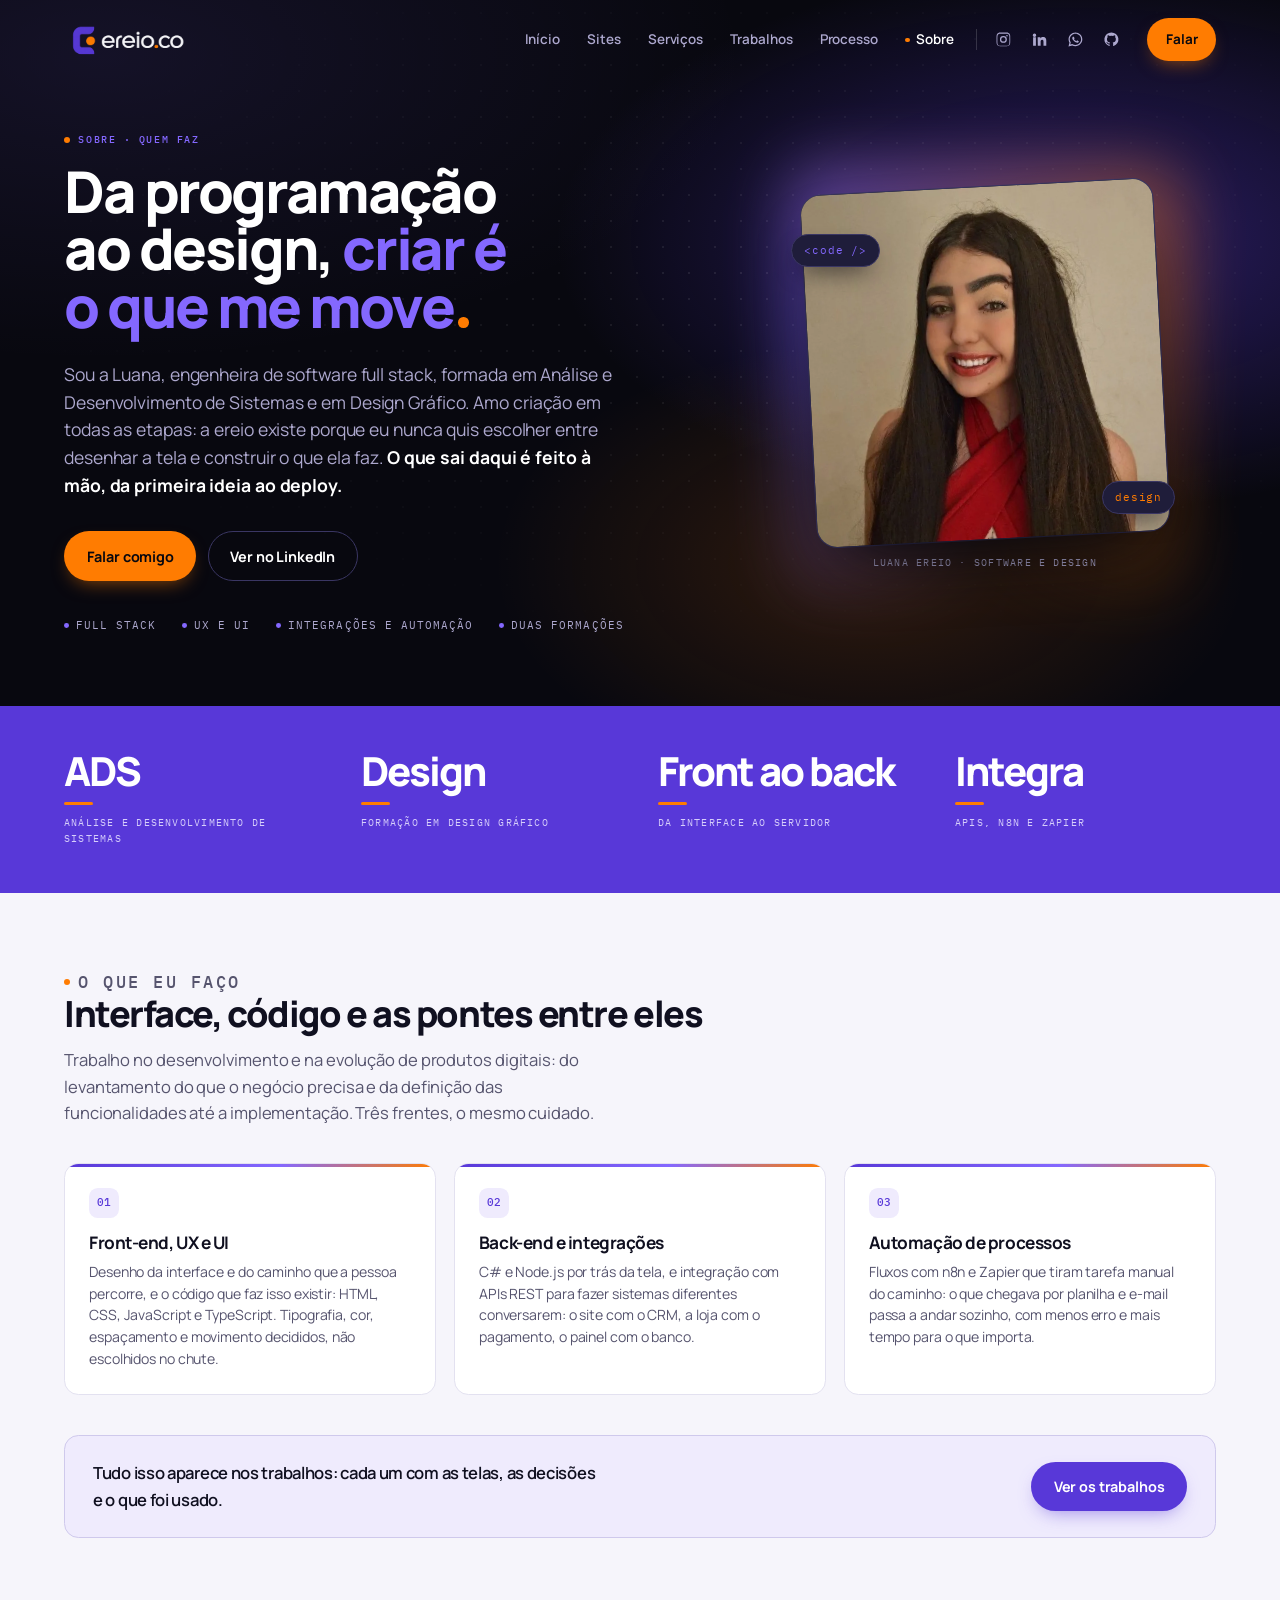
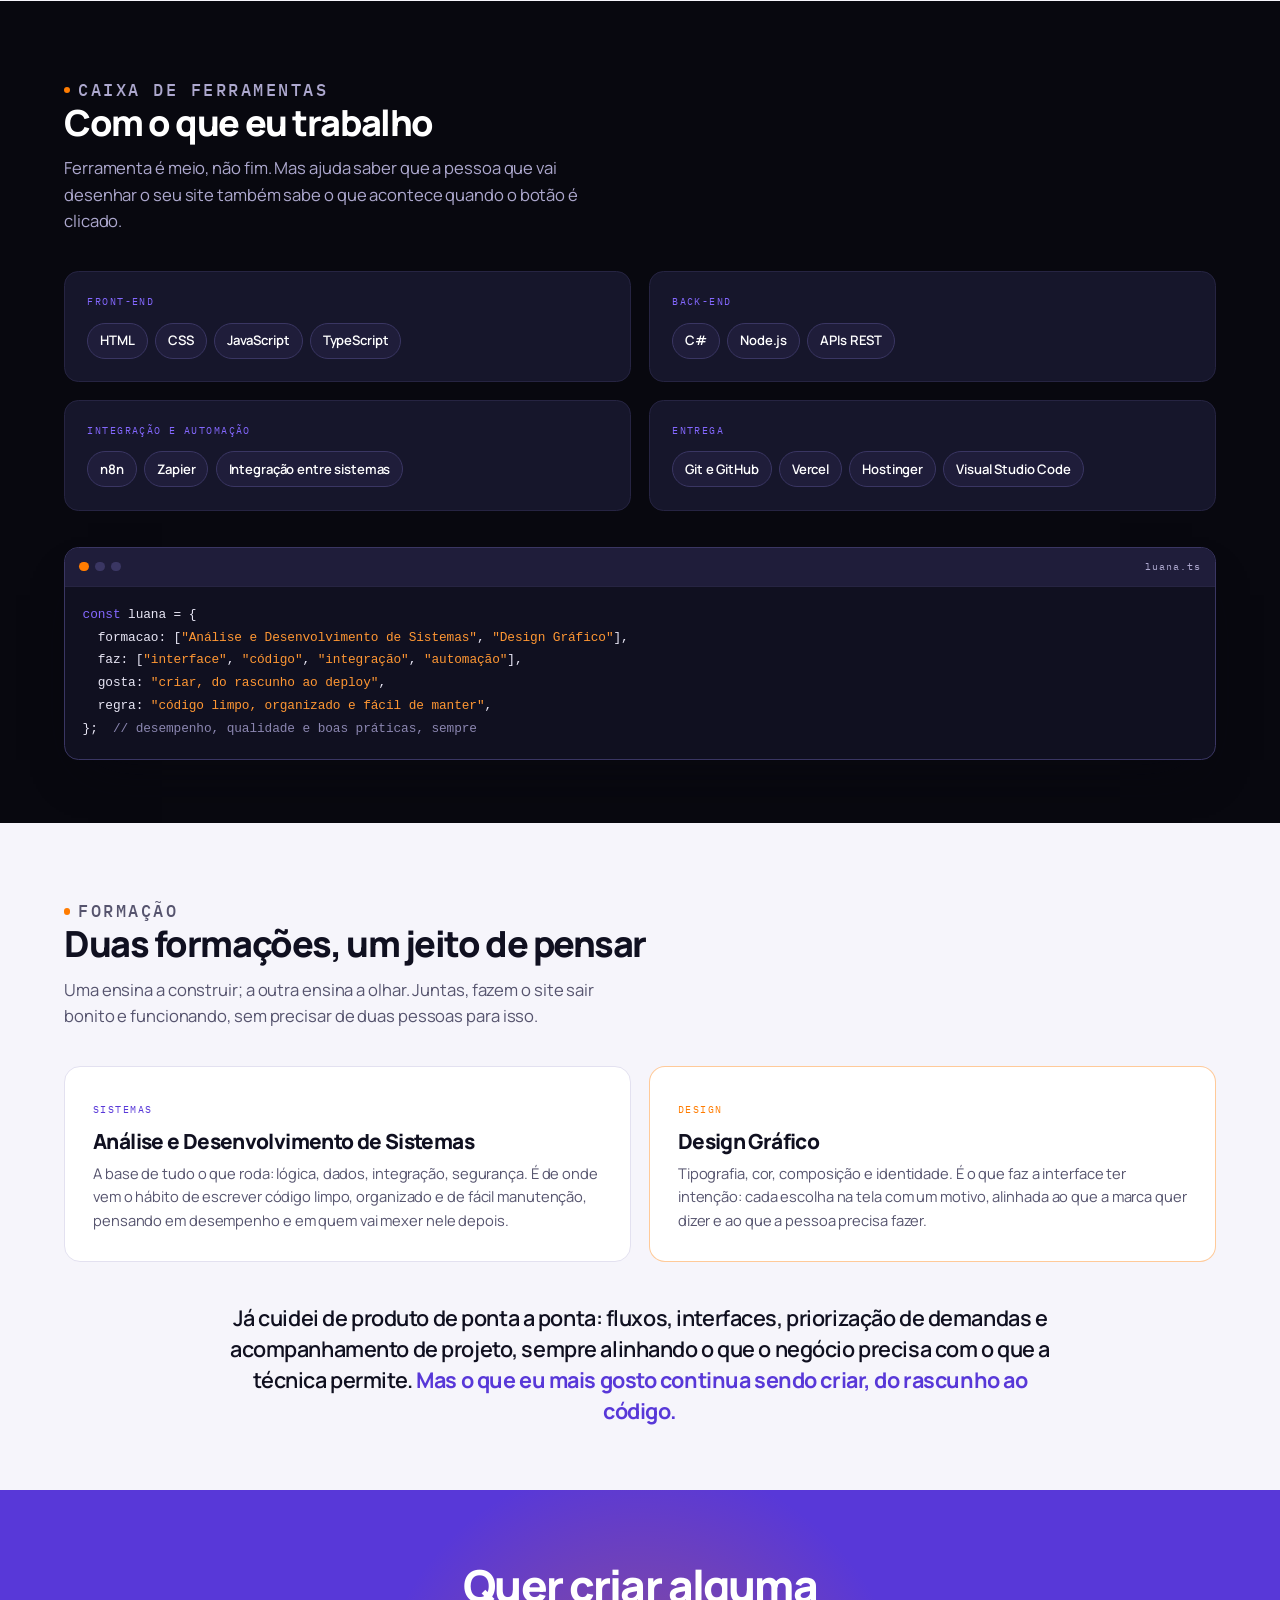
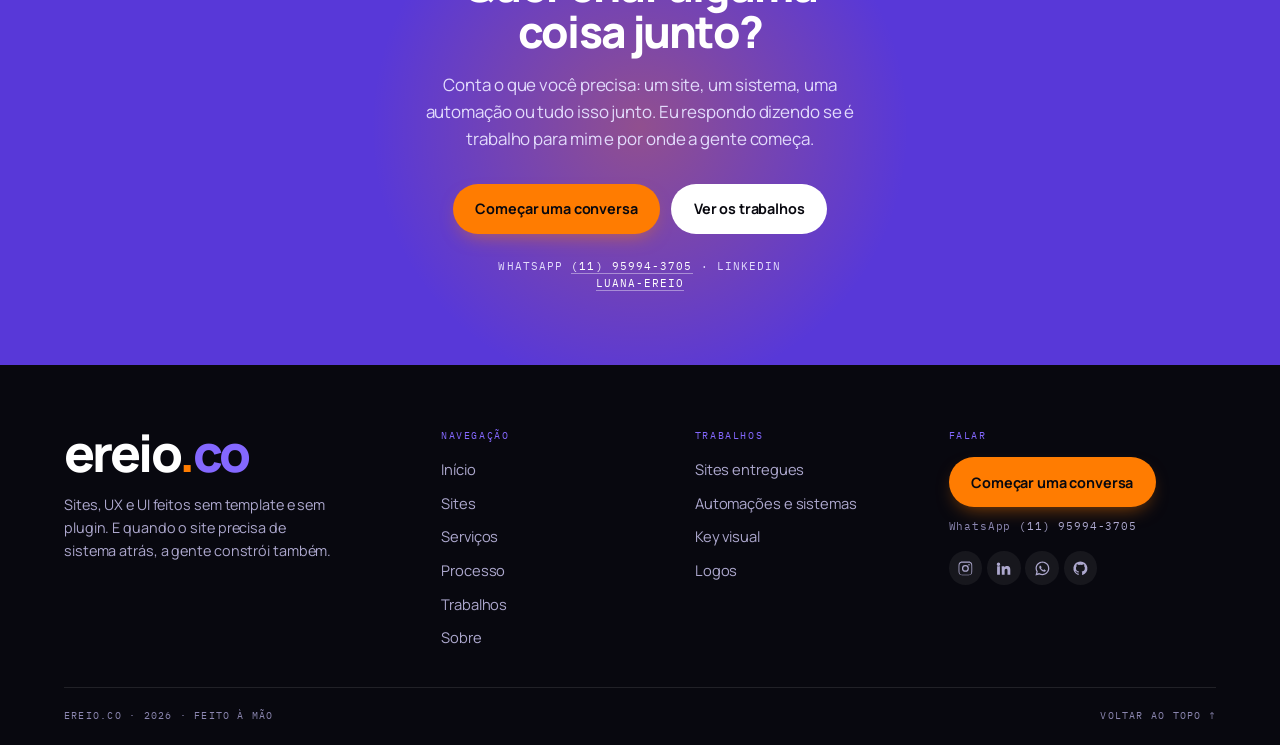
<file: sobre.html>
<!doctype html>
<html lang="pt-BR">
<head>
<meta charset="utf-8">
<!-- Google tag (gtag.js) -->
<script async src="https://www.googletagmanager.com/gtag/js?id=AW-18496788841"></script>
<script>
  window.dataLayer = window.dataLayer || [];
  function gtag(){dataLayer.push(arguments);}
  gtag('js', new Date());

  gtag('config', 'AW-18496788841');
</script>
<script>
  /* Conversao do Google Ads (WhatsApp): UMA por navegador, e so quando a pagina de fato
     sai para o WhatsApp depois do clique (19/10/2026). O clique arma; a saida da aba
     (visibilitychange, pagehide ou blur) ate 15 s depois dispara; o navegador guarda que ja contou. */
  (function () {
    var CHAVE = 'ereio-conversao-whatsapp', armado = 0;
    function jaContou() { try { return localStorage.getItem(CHAVE) === '1'; } catch (e) { return false; } }
    function marcar() { try { localStorage.setItem(CHAVE, '1'); } catch (e) {} }
    function contar() {
      if (jaContou() || typeof gtag !== 'function') return;
      marcar();
      gtag('event', 'conversion', {'send_to': 'AW-18496788841/vXQjCNLNvJMdEOmy-vNE', 'transport_type': 'beacon'});
    }
    document.addEventListener('click', function (e) {
      var link = e.target.closest('a[href*="wa.me"], a[href*="api.whatsapp.com"], a[href*="web.whatsapp.com"]');
      if (link && !jaContou()) armado = Date.now();
    });
    function saiu() { if (armado && Date.now() - armado < 15000) { armado = 0; contar(); } }
    document.addEventListener('visibilitychange', function () { if (document.hidden) saiu(); });
    window.addEventListener('pagehide', saiu);
    window.addEventListener('blur', saiu);
  })();
</script>
<meta name="viewport" content="width=device-width, initial-scale=1">
<title>Sobre a Luana · ereio.co</title>
<meta name="description" content="Quem faz a ereio: Luana Ereio, engenheira de software full stack formada em Análise e Desenvolvimento de Sistemas e em Design Gráfico. Do código ao desenho, feito à mão.">
<meta name="theme-color" content="#08080F">
<link rel="icon" type="image/png" href="icone-ereio.png">
<link rel="apple-touch-icon" href="icone-ereio.png">
<link rel="preconnect" href="https://fonts.googleapis.com">
<link rel="preconnect" href="https://fonts.gstatic.com" crossorigin>
<link rel="stylesheet" href="https://fonts.googleapis.com/css2?family=Manrope:wght@400;500;600;700;800&family=IBM+Plex+Mono:wght@400;500&display=swap">
<link rel="stylesheet" href="estilo.css">
</head>
<body class="sem-js">

<!-- Os desenhos dos ícones, definidos UMA vez e reaproveitados por <use>. -->
<svg width="0" height="0" style="position:absolute" aria-hidden="true" focusable="false">
  <symbol id="i-instagram" viewBox="0 0 24 24"><path d="M12 2.2c3.2 0 3.6 0 4.8.07 1.2.05 1.8.25 2.2.42.56.22.96.48 1.38.9.42.42.68.82.9 1.38.17.4.37 1 .42 2.2.07 1.2.07 1.6.07 4.8s0 3.6-.07 4.8c-.05 1.2-.25 1.8-.42 2.2a3.7 3.7 0 0 1-.9 1.38c-.42.42-.82.68-1.38.9-.4.17-1 .37-2.2.42-1.2.07-1.6.07-4.8.07s-3.6 0-4.8-.07c-1.2-.05-1.8-.25-2.2-.42a3.7 3.7 0 0 1-1.38-.9 3.7 3.7 0 0 1-.9-1.38c-.17-.4-.37-1-.42-2.2C2.2 15.6 2.2 15.2 2.2 12s0-3.6.07-4.8c.05-1.2.25-1.8.42-2.2.22-.56.48-.96.9-1.38.42-.42.82-.68 1.38-.9.4-.17 1-.37 2.2-.42C8.4 2.2 8.8 2.2 12 2.2zm0 1.8c-3.14 0-3.5.02-4.73.09-.9.04-1.39.19-1.71.32-.43.17-.74.37-1.06.69-.32.32-.52.63-.69 1.06-.13.32-.28.81-.32 1.71-.07 1.23-.09 1.59-.09 4.73s.02 3.5.09 4.73c.04.9.19 1.39.32 1.71.17.43.37.74.69 1.06.32.32.63.52 1.06.69.32.13.81.28 1.71.32 1.23.07 1.59.09 4.73.09s3.5-.02 4.73-.09c.9-.04 1.39-.19 1.71-.32.43-.17.74-.37 1.06-.69.32-.32.52-.63.69-1.06.13-.32.28-.81.32-1.71.07-1.23.09-1.59.09-4.73s-.02-3.5-.09-4.73c-.04-.9-.19-1.39-.32-1.71a2.85 2.85 0 0 0-.69-1.06 2.85 2.85 0 0 0-1.06-.69c-.32-.13-.81-.28-1.71-.32C15.5 4.02 15.14 4 12 4zm0 3.06a4.94 4.94 0 1 1 0 9.88 4.94 4.94 0 0 1 0-9.88zm0 1.8a3.14 3.14 0 1 0 0 6.28 3.14 3.14 0 0 0 0-6.28zm5.14-3.2a1.15 1.15 0 1 1 0 2.3 1.15 1.15 0 0 1 0-2.3z"/></symbol>
  <symbol id="i-linkedin" viewBox="0 0 24 24"><path d="M4.98 3.5a2.5 2.5 0 1 1 0 5 2.5 2.5 0 0 1 0-5zM3 9h4v12H3zm6.5 0h3.8v1.7h.05c.53-.95 1.82-1.95 3.75-1.95 4 0 4.75 2.5 4.75 5.76V21h-4v-5.6c0-1.34-.03-3.07-1.9-3.07-1.9 0-2.2 1.46-2.2 2.97V21h-4z"/></symbol>
  <symbol id="i-whatsapp" viewBox="0 0 24 24"><path d="M12.04 2C6.6 2 2.2 6.4 2.2 11.84c0 1.74.46 3.44 1.32 4.94L2.1 22l5.36-1.4a9.8 9.8 0 0 0 4.58 1.16c5.43 0 9.84-4.4 9.84-9.84 0-2.63-1.02-5.1-2.88-6.96A9.77 9.77 0 0 0 12.04 2zm0 1.8c2.15 0 4.17.84 5.69 2.36a7.99 7.99 0 0 1 2.36 5.69c0 4.44-3.61 8.04-8.05 8.04a8.1 8.1 0 0 1-4.1-1.12l-.3-.17-3.05.8.81-2.98-.19-.31a8 8 0 0 1-1.23-4.27c0-4.44 3.61-8.04 8.06-8.04zm-3.1 4.3c-.15 0-.4.06-.6.28-.21.22-.8.78-.8 1.9s.82 2.2.94 2.36c.11.15 1.6 2.44 3.88 3.42.54.23.97.37 1.3.48.55.17 1.05.15 1.44.09.44-.07 1.35-.55 1.54-1.09.19-.54.19-1 .13-1.1-.05-.1-.2-.15-.42-.26-.22-.11-1.35-.66-1.56-.74-.21-.08-.36-.11-.5.11-.16.22-.59.74-.72.89-.13.15-.26.17-.49.06-.22-.11-.94-.35-1.8-1.11a6.7 6.7 0 0 1-1.24-1.54c-.13-.22-.01-.34.1-.45.1-.1.22-.26.33-.39.11-.13.14-.22.22-.37.07-.15.04-.28-.02-.39-.06-.11-.5-1.2-.68-1.65-.18-.43-.36-.37-.5-.38h-.42z"/></symbol>
  <symbol id="i-github" viewBox="0 0 24 24"><path d="M12 2a10 10 0 0 0-3.16 19.49c.5.09.68-.22.68-.48l-.01-1.7c-2.78.6-3.37-1.34-3.37-1.34-.45-1.16-1.11-1.47-1.11-1.47-.91-.62.07-.61.07-.61 1 .07 1.53 1.03 1.53 1.03.9 1.53 2.36 1.09 2.93.83.09-.65.35-1.09.63-1.34-2.22-.25-4.56-1.11-4.56-4.94 0-1.09.39-1.98 1.03-2.68-.1-.25-.45-1.27.1-2.65 0 0 .84-.27 2.75 1.02a9.5 9.5 0 0 1 5 0c1.91-1.29 2.75-1.02 2.75-1.02.55 1.38.2 2.4.1 2.65.64.7 1.03 1.59 1.03 2.68 0 3.84-2.34 4.69-4.57 4.94.36.31.68.92.68 1.85l-.01 2.75c0 .26.18.58.69.48A10 10 0 0 0 12 2z"/></symbol>
</svg>

<!-- O CABEÇALHO: o mesmo das outras páginas. -->
<header class="topo" id="topo">
  <div class="topo-dentro">
    <a class="marca" href="index.html" aria-label="ereio.co, início">
      <img src="logo-ereio-claro.png" alt="ereio.co" width="720" height="237">
    </a>
    <nav class="navega" aria-label="Navegação principal">
      <ul class="links">
        <li><a href="index.html">Início</a></li>
        <li><a href="sites.html">Sites</a></li>
        <li><a href="index.html#servicos">Serviços</a></li>
        <li><a href="trabalhos.html">Trabalhos</a></li>
        <li><a href="index.html#processo">Processo</a></li>
        <li><a href="sobre.html" aria-current="page">Sobre</a></li>
      </ul>
      <span class="filete" aria-hidden="true"></span>
      <ul class="redes">
        <li><a href="https://www.instagram.com/ereio.co/" target="_blank" rel="noopener" aria-label="Instagram"><svg aria-hidden="true"><use href="#i-instagram"/></svg></a></li>
        <li><a href="https://www.linkedin.com/in/luana-ereio-bb2b8624a/" target="_blank" rel="noopener" aria-label="LinkedIn"><svg aria-hidden="true"><use href="#i-linkedin"/></svg></a></li>
        <li><a href="https://wa.me/5511959943705?text=Ol%C3%A1!%20Vim%20pelo%20site%20da%20ereio%20e%20quero%20conversar%20sobre%20um%20projeto." target="_blank" rel="noopener" aria-label="WhatsApp"><svg aria-hidden="true"><use href="#i-whatsapp"/></svg></a></li>
        <li><a href="#" data-pendente="github" aria-label="GitHub"><svg aria-hidden="true"><use href="#i-github"/></svg></a></li>
      </ul>
    </nav>
    <a class="botao botao-laranja topo-falar" href="https://wa.me/5511959943705?text=Ol%C3%A1!%20Vim%20pelo%20site%20da%20ereio%20e%20quero%20conversar%20sobre%20um%20projeto." target="_blank" rel="noopener">Falar</a>
    <button class="gatilho" type="button" data-gatilho aria-expanded="false" aria-controls="menu">
      Menu
      <span class="gatilho-pontos" aria-hidden="true"><i></i><i></i><i></i></span>
    </button>
  </div>
</header>

<div class="veu" data-veu hidden></div>

<aside class="painel" id="menu" role="dialog" aria-modal="true" aria-label="Menu" hidden>
  <div class="painel-dentro">
    <p class="olho">Navegação</p>
    <ul class="painel-links">
      <li><a href="index.html"><span class="n">01</span><span class="t">Início</span></a></li>
      <li><a href="sites.html"><span class="n">02</span><span class="t">Sites</span></a></li>
      <li><a href="index.html#servicos"><span class="n">03</span><span class="t">Serviços</span></a></li>
      <li><a href="trabalhos.html"><span class="n">04</span><span class="t">Trabalhos</span></a></li>
      <li><a href="index.html#processo"><span class="n">05</span><span class="t">Como trabalhamos</span></a></li>
      <li><a href="sobre.html" aria-current="page"><span class="n">06</span><span class="t">Sobre</span></a></li>
    </ul>
    <div class="painel-pe">
      <p class="dito">Sites, UX e UI sem template e sem plugin</p>
      <a class="botao botao-laranja" href="https://wa.me/5511959943705?text=Ol%C3%A1!%20Vim%20pelo%20site%20da%20ereio%20e%20quero%20conversar%20sobre%20um%20projeto." target="_blank" rel="noopener">Falar com a gente</a>
      <ul class="redes">
        <li><a href="https://www.instagram.com/ereio.co/" target="_blank" rel="noopener" aria-label="Instagram"><svg aria-hidden="true"><use href="#i-instagram"/></svg></a></li>
        <li><a href="https://www.linkedin.com/in/luana-ereio-bb2b8624a/" target="_blank" rel="noopener" aria-label="LinkedIn"><svg aria-hidden="true"><use href="#i-linkedin"/></svg></a></li>
        <li><a href="https://wa.me/5511959943705?text=Ol%C3%A1!%20Vim%20pelo%20site%20da%20ereio%20e%20quero%20conversar%20sobre%20um%20projeto." target="_blank" rel="noopener" aria-label="WhatsApp"><svg aria-hidden="true"><use href="#i-whatsapp"/></svg></a></li>
        <li><a href="#" data-pendente="github" aria-label="GitHub"><svg aria-hidden="true"><use href="#i-github"/></svg></a></li>
      </ul>
    </div>
  </div>
</aside>

<main id="inicio">

  <!-- A ABERTURA (19/10/2026): quem faz a ereio. Texto à esquerda, o retrato à
       direita num cartão inclinado com brilho que gira devagar e dois chips
       flutuando: um de código, um de design. É a frase da página inteira. -->
  <section class="abertura abertura-sobre escuro">
    <div class="dentro">
      <div class="abertura-texto">
        <p class="olho sobe">Sobre · quem faz</p>
        <h1 class="sobe">Da programação ao design, <span class="destaque">criar é o que me move</span><span class="ponto" aria-hidden="true"></span></h1>
        <p class="chamada sobe">
          Sou a Luana, engenheira de software full stack, formada em Análise e
          Desenvolvimento de Sistemas e em Design Gráfico. Amo criação em todas as
          etapas: a ereio existe porque eu nunca quis escolher entre desenhar a tela
          e construir o que ela faz.
          <b>O que sai daqui é feito à mão, da primeira ideia ao deploy.</b>
        </p>
        <div class="acoes sobe">
          <a class="botao botao-laranja" href="https://wa.me/5511959943705?text=Ol%C3%A1!%20Vim%20pelo%20site%20da%20ereio%20e%20quero%20conversar%20sobre%20um%20projeto." target="_blank" rel="noopener">Falar comigo</a>
          <a class="botao botao-vazio" href="https://www.linkedin.com/in/luana-ereio-bb2b8624a/" target="_blank" rel="noopener">Ver no LinkedIn</a>
        </div>
        <ul class="selos sobe">
          <li>Full stack</li>
          <li>UX e UI</li>
          <li>Integrações e automação</li>
          <li>Duas formações</li>
        </ul>
      </div>

      <figure class="retrato sobe">
        <div class="retrato-moldura">
          <!-- a foto do LinkedIn que ela mandou em 19/10/2026 (400x400, ampliada 2x por IA) -->
          <img src="sobre-foto.webp" alt="Luana Ereio sorrindo, de cabelo longo e blusa vermelha" width="800" height="800" decoding="async">
        </div>
        <span class="retrato-chip codigo" aria-hidden="true">&lt;code /&gt;</span>
        <span class="retrato-chip design" aria-hidden="true">design</span>
        <figcaption class="retrato-legenda">Luana Ereio · software e design</figcaption>
      </figure>
    </div>
  </section>

  <!-- A FAIXA: as quatro coisas que resumem o jeito de trabalhar, no mesmo
       violeta dos números da home. -->
  <section class="prova" aria-label="Formação e frentes de trabalho">
    <div class="dentro">
      <div class="sobe"><b>ADS</b><i class="risco"></i><span>Análise e Desenvolvimento de Sistemas</span></div>
      <div class="sobe"><b>Design</b><i class="risco"></i><span>formação em Design Gráfico</span></div>
      <div class="sobe"><b>Front ao back</b><i class="risco"></i><span>da interface ao servidor</span></div>
      <div class="sobe"><b>Integra</b><i class="risco"></i><span>APIs, n8n e Zapier</span></div>
    </div>
  </section>

  <section class="secao claro" id="faco">
    <div class="dentro">
      <div class="cabeca sobe">
        <p class="olho">O que eu faço</p>
        <h2>Interface, código e as pontes entre eles</h2>
        <p>
          Trabalho no desenvolvimento e na evolução de produtos digitais: do
          levantamento do que o negócio precisa e da definição das funcionalidades
          até a implementação. Três frentes, o mesmo cuidado.
        </p>
      </div>

      <ul class="grade-servicos">
        <li class="servico sobe">
          <span class="num">01</span>
          <h3>Front-end, UX e UI</h3>
          <p>
            Desenho da interface e do caminho que a pessoa percorre, e o código que
            faz isso existir: HTML, CSS, JavaScript e TypeScript. Tipografia, cor,
            espaçamento e movimento decididos, não escolhidos no chute.
          </p>
        </li>
        <li class="servico sobe">
          <span class="num">02</span>
          <h3>Back-end e integrações</h3>
          <p>
            C# e Node.js por trás da tela, e integração com APIs REST para fazer
            sistemas diferentes conversarem: o site com o CRM, a loja com o
            pagamento, o painel com o banco.
          </p>
        </li>
        <li class="servico sobe">
          <span class="num">03</span>
          <h3>Automação de processos</h3>
          <p>
            Fluxos com n8n e Zapier que tiram tarefa manual do caminho: o que
            chegava por planilha e e-mail passa a andar sozinho, com menos erro e
            mais tempo para o que importa.
          </p>
        </li>
      </ul>

      <div class="convite sobe">
        <p>Tudo isso aparece nos trabalhos: cada um com as telas, as decisões e o que foi usado.</p>
        <a class="botao botao-cheio" href="trabalhos.html">Ver os trabalhos</a>
      </div>
    </div>
  </section>

  <section class="secao escuro" id="ferramentas">
    <div class="dentro">
      <div class="cabeca sobe">
        <p class="olho">Caixa de ferramentas</p>
        <h2>Com o que eu trabalho</h2>
        <p>
          Ferramenta é meio, não fim. Mas ajuda saber que a pessoa que vai desenhar o
          seu site também sabe o que acontece quando o botão é clicado.
        </p>
      </div>

      <dl class="ferramentas">
        <div class="sobe">
          <dt>Front-end</dt>
          <dd><ul class="etiquetas"><li>HTML</li><li>CSS</li><li>JavaScript</li><li>TypeScript</li></ul></dd>
        </div>
        <div class="sobe">
          <dt>Back-end</dt>
          <dd><ul class="etiquetas"><li>C#</li><li>Node.js</li><li>APIs REST</li></ul></dd>
        </div>
        <div class="sobe">
          <dt>Integração e automação</dt>
          <dd><ul class="etiquetas"><li>n8n</li><li>Zapier</li><li>Integração entre sistemas</li></ul></dd>
        </div>
        <div class="sobe">
          <dt>Entrega</dt>
          <dd><ul class="etiquetas"><li>Git e GitHub</li><li>Vercel</li><li>Hostinger</li><li>Visual Studio Code</li></ul></dd>
        </div>
      </dl>

      <!-- A JANELA DE CÓDIGO: a apresentação escrita do jeito que eu escrevo todo dia. -->
      <div class="janela-codigo sobe" aria-label="Apresentação em forma de código">
        <div class="barra-janela" aria-hidden="true"><i></i><i></i><i></i><span>luana.ts</span></div>
<pre><code><span class="k">const</span> luana = {
  formacao: [<span class="s">"Análise e Desenvolvimento de Sistemas"</span>, <span class="s">"Design Gráfico"</span>],
  faz: [<span class="s">"interface"</span>, <span class="s">"código"</span>, <span class="s">"integração"</span>, <span class="s">"automação"</span>],
  gosta: <span class="s">"criar, do rascunho ao deploy"</span>,
  regra: <span class="s">"código limpo, organizado e fácil de manter"</span>,
};  <span class="c">// desempenho, qualidade e boas práticas, sempre</span></code></pre>
      </div>
    </div>
  </section>

  <section class="secao claro" id="formacao">
    <div class="dentro">
      <div class="cabeca sobe">
        <p class="olho">Formação</p>
        <h2>Duas formações, um jeito de pensar</h2>
        <p>
          Uma ensina a construir; a outra ensina a olhar. Juntas, fazem o site sair
          bonito e funcionando, sem precisar de duas pessoas para isso.
        </p>
      </div>

      <div class="formacoes">
        <article class="formacao sobe">
          <span class="num">Sistemas</span>
          <h3>Análise e Desenvolvimento de Sistemas</h3>
          <p>
            A base de tudo o que roda: lógica, dados, integração, segurança. É de onde
            vem o hábito de escrever código limpo, organizado e de fácil manutenção,
            pensando em desempenho e em quem vai mexer nele depois.
          </p>
        </article>
        <article class="formacao design sobe">
          <span class="num">Design</span>
          <h3>Design Gráfico</h3>
          <p>
            Tipografia, cor, composição e identidade. É o que faz a interface ter
            intenção: cada escolha na tela com um motivo, alinhada ao que a marca
            quer dizer e ao que a pessoa precisa fazer.
          </p>
        </article>
      </div>

      <p class="manifesto-sobre sobe">
        Já cuidei de produto de ponta a ponta: fluxos, interfaces, priorização de
        demandas e acompanhamento de projeto, sempre alinhando o que o negócio
        precisa com o que a técnica permite. <b>Mas o que eu mais gosto continua
        sendo criar, do rascunho ao código.</b>
      </p>
    </div>
  </section>

  <section class="fecho" id="contato">
    <div class="dentro">
      <h2 class="sobe">Quer criar alguma coisa junto?</h2>
      <p class="sobe">
        Conta o que você precisa: um site, um sistema, uma automação ou tudo isso
        junto. Eu respondo dizendo se é trabalho para mim e por onde a gente começa.
      </p>
      <div class="acoes sobe">
        <a class="botao botao-laranja" href="https://wa.me/5511959943705?text=Ol%C3%A1!%20Vim%20pelo%20site%20da%20ereio%20e%20quero%20conversar%20sobre%20um%20projeto." target="_blank" rel="noopener">Começar uma conversa</a>
        <a class="botao botao-claro" href="trabalhos.html">Ver os trabalhos</a>
      </div>
      <p class="fecho-canal sobe">WhatsApp <a href="https://wa.me/5511959943705?text=Ol%C3%A1!%20Vim%20pelo%20site%20da%20ereio%20e%20quero%20conversar%20sobre%20um%20projeto." target="_blank" rel="noopener">(11) 95994-3705</a> · LinkedIn <a href="https://www.linkedin.com/in/luana-ereio-bb2b8624a/" target="_blank" rel="noopener">luana-ereio</a></p>
    </div>
  </section>

</main>

<footer class="rodape">
  <div class="dentro">
    <div class="rodape-grade">
      <div class="rodape-marca">
        <p class="enorme">ereio<span class="pt">.</span><span class="co">co</span></p>
        <p class="rodape-frase">Sites, UX e UI feitos sem template e sem plugin. E quando o site precisa de sistema atrás, a gente constrói também.</p>
      </div>
      <nav class="rodape-coluna" aria-label="Navegação do rodapé">
        <p class="rodape-titulo">Navegação</p>
        <ul>
          <li><a href="index.html">Início</a></li>
          <li><a href="sites.html">Sites</a></li>
          <li><a href="index.html#servicos">Serviços</a></li>
          <li><a href="index.html#processo">Processo</a></li>
          <li><a href="trabalhos.html">Trabalhos</a></li>
          <li><a href="sobre.html">Sobre</a></li>
        </ul>
      </nav>
      <nav class="rodape-coluna" aria-label="Trabalhos por frente">
        <p class="rodape-titulo">Trabalhos</p>
        <ul>
          <li><a href="trabalhos.html#g-sites">Sites entregues</a></li>
          <li><a href="trabalhos.html#g-automacoes">Automações e sistemas</a></li>
          <li><a href="trabalhos.html#g-key-visual">Key visual</a></li>
          <li><a href="trabalhos.html#g-logos">Logos</a></li>
        </ul>
      </nav>
      <div class="rodape-coluna rodape-falar">
        <p class="rodape-titulo">Falar</p>
        <a class="botao botao-laranja" href="https://wa.me/5511959943705?text=Ol%C3%A1!%20Vim%20pelo%20site%20da%20ereio%20e%20quero%20conversar%20sobre%20um%20projeto." target="_blank" rel="noopener">Começar uma conversa</a>
        <p class="rodape-canal">WhatsApp <a href="https://wa.me/5511959943705?text=Ol%C3%A1!%20Vim%20pelo%20site%20da%20ereio%20e%20quero%20conversar%20sobre%20um%20projeto." target="_blank" rel="noopener">(11) 95994-3705</a></p>
        <ul class="redes">
          <li><a href="https://www.instagram.com/ereio.co/" target="_blank" rel="noopener" aria-label="Instagram"><svg aria-hidden="true"><use href="#i-instagram"/></svg></a></li>
          <li><a href="https://www.linkedin.com/in/luana-ereio-bb2b8624a/" target="_blank" rel="noopener" aria-label="LinkedIn"><svg aria-hidden="true"><use href="#i-linkedin"/></svg></a></li>
          <li><a href="https://wa.me/5511959943705?text=Ol%C3%A1!%20Vim%20pelo%20site%20da%20ereio%20e%20quero%20conversar%20sobre%20um%20projeto." target="_blank" rel="noopener" aria-label="WhatsApp"><svg aria-hidden="true"><use href="#i-whatsapp"/></svg></a></li>
          <li><a href="#" data-pendente="github" aria-label="GitHub"><svg aria-hidden="true"><use href="#i-github"/></svg></a></li>
        </ul>
      </div>
    </div>
    <div class="rodape-pe">
      <span class="assinatura">ereio.co · 2026 · feito à mão</span>
      <a class="rodape-topo" href="#topo">Voltar ao topo <span aria-hidden="true">&uarr;</span></a>
    </div>
  </div>
</footer>

<script src="script.js"></script>
</body>
</html>
</file>
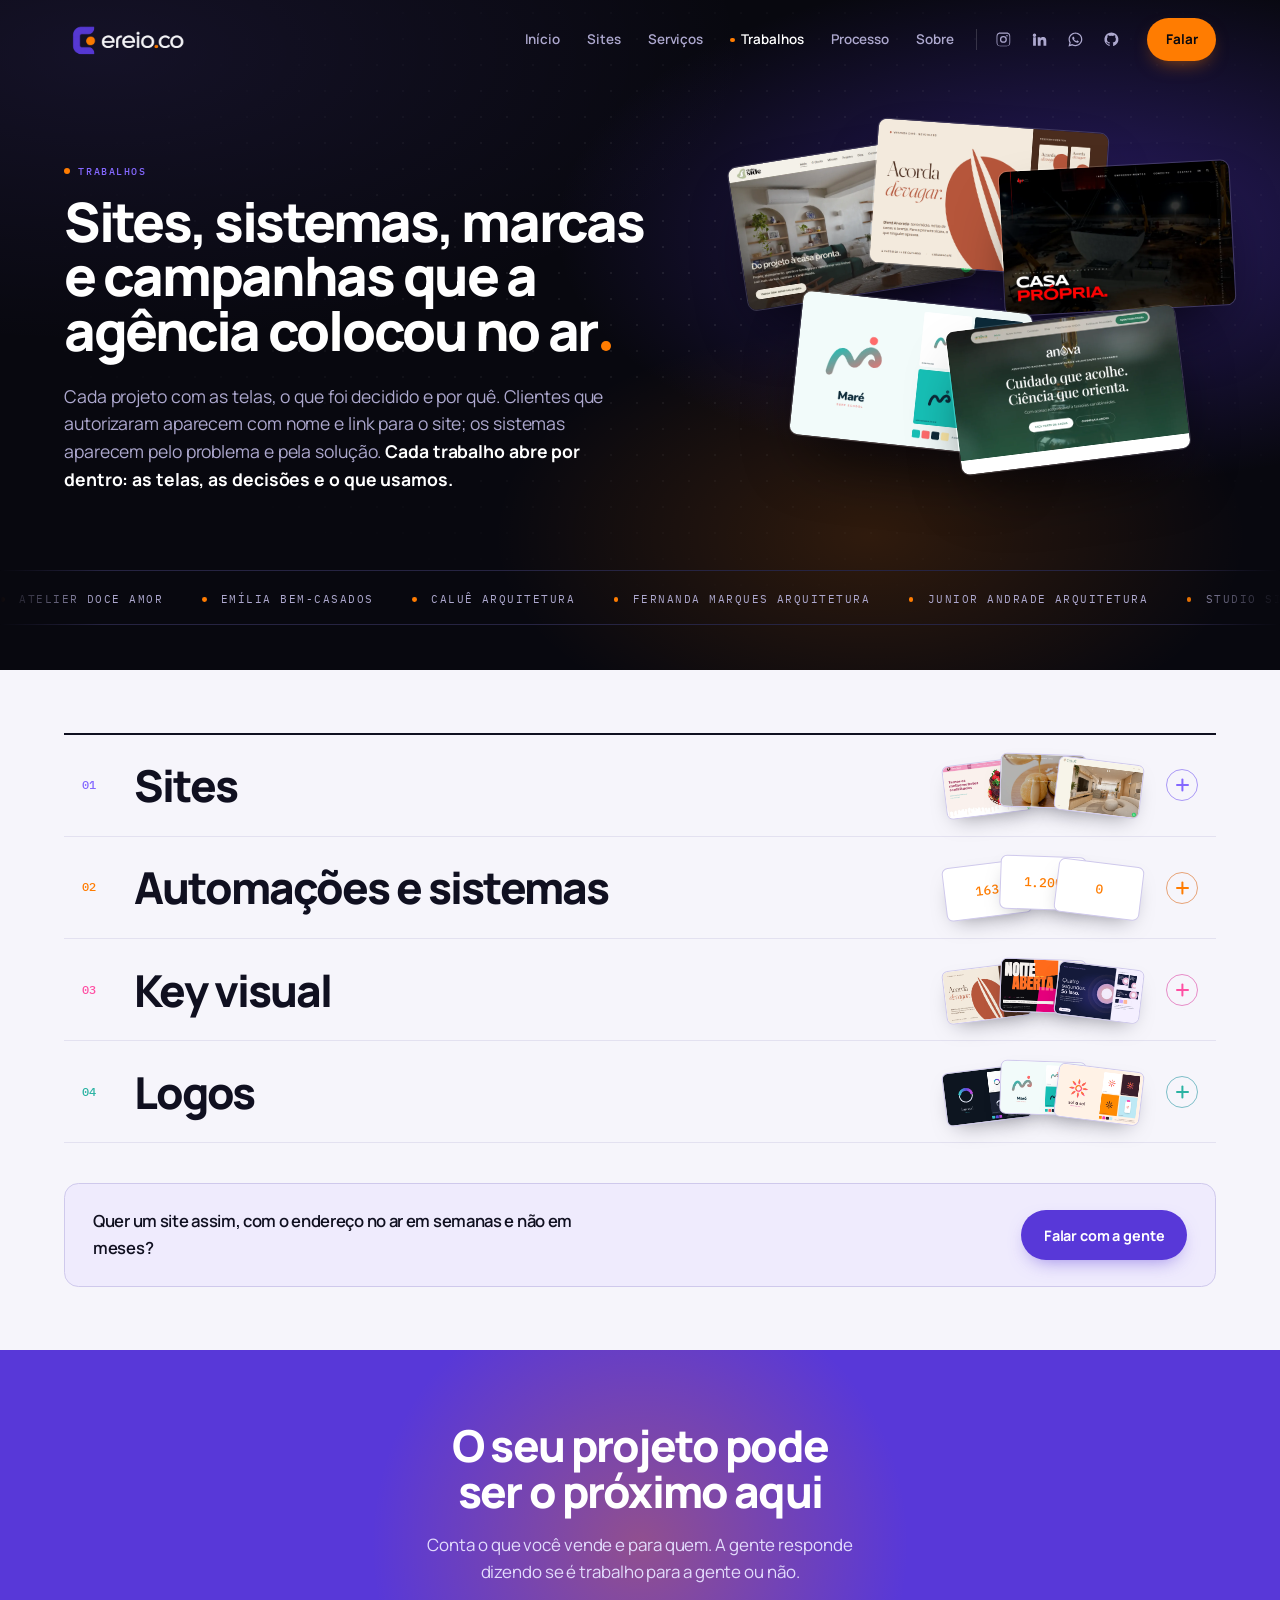
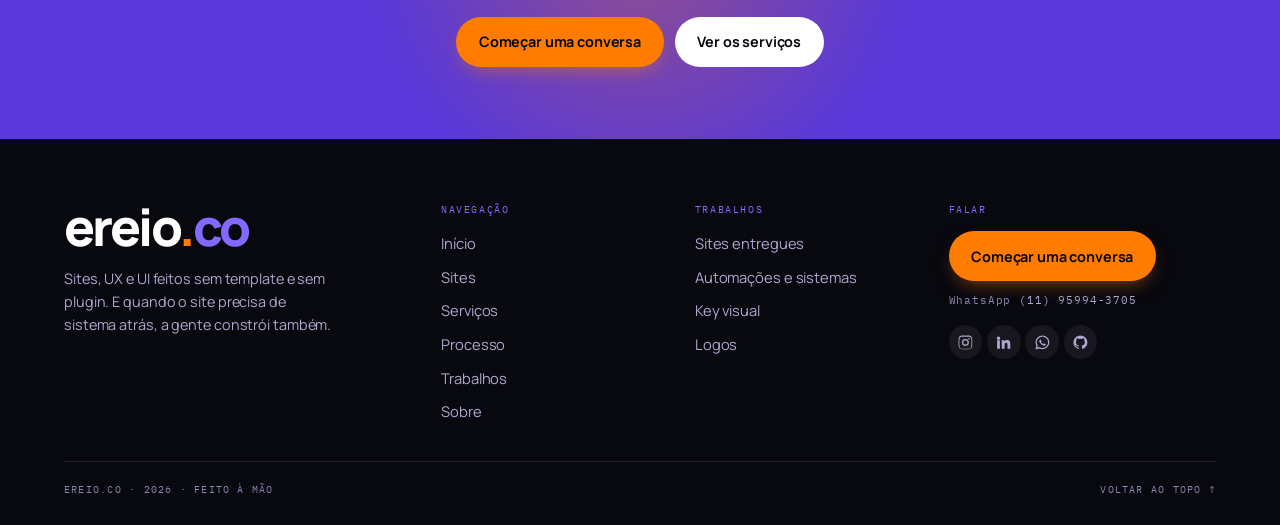
<file: trabalhos.html>
<!doctype html>
<html lang="pt-BR">
<head>
<meta charset="utf-8">
<!-- Google tag (gtag.js) -->
<script async src="https://www.googletagmanager.com/gtag/js?id=AW-18496788841"></script>
<script>
  window.dataLayer = window.dataLayer || [];
  function gtag(){dataLayer.push(arguments);}
  gtag('js', new Date());

  gtag('config', 'AW-18496788841');
</script>
<script>
  /* Conversao do Google Ads (WhatsApp): UMA por navegador, e so quando a pagina de fato
     sai para o WhatsApp depois do clique (19/10/2026: so o clique inflava a contagem,
     14 conversoes para 2 conversas). O clique arma; a saida da aba (visibilitychange,
     pagehide ou blur) ate 15 s depois dispara; o navegador guarda que ja contou. */
  (function () {
    var CHAVE = 'ereio-conversao-whatsapp', armado = 0;
    function jaContou() { try { return localStorage.getItem(CHAVE) === '1'; } catch (e) { return false; } }
    function marcar() { try { localStorage.setItem(CHAVE, '1'); } catch (e) {} }
    function contar() {
      if (jaContou() || typeof gtag !== 'function') return;
      marcar();
      gtag('event', 'conversion', {'send_to': 'AW-18496788841/vXQjCNLNvJMdEOmy-vNE', 'transport_type': 'beacon'});
    }
    document.addEventListener('click', function (e) {
      var link = e.target.closest('a[href*="wa.me"], a[href*="api.whatsapp.com"], a[href*="web.whatsapp.com"]');
      if (link && !jaContou()) armado = Date.now();
    });
    function saiu() { if (armado && Date.now() - armado < 15000) { armado = 0; contar(); } }
    document.addEventListener('visibilitychange', function () { if (document.hidden) saiu(); });
    window.addEventListener('pagehide', saiu);
    window.addEventListener('blur', saiu);
  })();
</script>
<meta name="viewport" content="width=device-width, initial-scale=1">
<title>Trabalhos — ereio.co</title>
<meta name="description" content="Sites, lojas e sistemas no ar: o problema de cada cliente e a decisão que o resolveu.">
<meta name="theme-color" content="#08080F">
<link rel="icon" type="image/png" href="icone-ereio.png">
<link rel="apple-touch-icon" href="icone-ereio.png">
<link rel="preconnect" href="https://fonts.googleapis.com">
<link rel="preconnect" href="https://fonts.gstatic.com" crossorigin>
<link rel="stylesheet" href="https://fonts.googleapis.com/css2?family=Manrope:wght@400;500;600;700;800&family=IBM+Plex+Mono:wght@400;500&display=swap">
<link rel="stylesheet" href="estilo.css">
<noscript>
  <!-- Sem JavaScript a lista não abre, então ela já nasce toda aberta e o
       sinal de mais some. O conteúdo nunca fica preso atrás do script. -->
  <style>
    .detalhe, .grupo-corpo { grid-template-rows: 1fr !important; }
    .item-mais, .grupo-mais { display: none !important; }
    .item-cabeca, .grupo-cabeca { cursor: default; }
  </style>
</noscript>
</head>
<body class="sem-js">

<!-- Os desenhos dos ícones, definidos UMA vez e reaproveitados por <use>.
     Sem isto o mesmo caminho SVG apareceria oito vezes por página. -->
<svg width="0" height="0" style="position:absolute" aria-hidden="true" focusable="false">
  <symbol id="i-instagram" viewBox="0 0 24 24"><path d="M12 2.2c3.2 0 3.6 0 4.8.07 1.2.05 1.8.25 2.2.42.56.22.96.48 1.38.9.42.42.68.82.9 1.38.17.4.37 1 .42 2.2.07 1.2.07 1.6.07 4.8s0 3.6-.07 4.8c-.05 1.2-.25 1.8-.42 2.2a3.7 3.7 0 0 1-.9 1.38c-.42.42-.82.68-1.38.9-.4.17-1 .37-2.2.42-1.2.07-1.6.07-4.8.07s-3.6 0-4.8-.07c-1.2-.05-1.8-.25-2.2-.42a3.7 3.7 0 0 1-1.38-.9 3.7 3.7 0 0 1-.9-1.38c-.17-.4-.37-1-.42-2.2C2.2 15.6 2.2 15.2 2.2 12s0-3.6.07-4.8c.05-1.2.25-1.8.42-2.2.22-.56.48-.96.9-1.38.42-.42.82-.68 1.38-.9.4-.17 1-.37 2.2-.42C8.4 2.2 8.8 2.2 12 2.2zm0 1.8c-3.14 0-3.5.02-4.73.09-.9.04-1.39.19-1.71.32-.43.17-.74.37-1.06.69-.32.32-.52.63-.69 1.06-.13.32-.28.81-.32 1.71-.07 1.23-.09 1.59-.09 4.73s.02 3.5.09 4.73c.04.9.19 1.39.32 1.71.17.43.37.74.69 1.06.32.32.63.52 1.06.69.32.13.81.28 1.71.32 1.23.07 1.59.09 4.73.09s3.5-.02 4.73-.09c.9-.04 1.39-.19 1.71-.32.43-.17.74-.37 1.06-.69.32-.32.52-.63.69-1.06.13-.32.28-.81.32-1.71.07-1.23.09-1.59.09-4.73s-.02-3.5-.09-4.73c-.04-.9-.19-1.39-.32-1.71a2.85 2.85 0 0 0-.69-1.06 2.85 2.85 0 0 0-1.06-.69c-.32-.13-.81-.28-1.71-.32C15.5 4.02 15.14 4 12 4zm0 3.06a4.94 4.94 0 1 1 0 9.88 4.94 4.94 0 0 1 0-9.88zm0 1.8a3.14 3.14 0 1 0 0 6.28 3.14 3.14 0 0 0 0-6.28zm5.14-3.2a1.15 1.15 0 1 1 0 2.3 1.15 1.15 0 0 1 0-2.3z"/></symbol>
  <symbol id="i-linkedin" viewBox="0 0 24 24"><path d="M4.98 3.5a2.5 2.5 0 1 1 0 5 2.5 2.5 0 0 1 0-5zM3 9h4v12H3zm6.5 0h3.8v1.7h.05c.53-.95 1.82-1.95 3.75-1.95 4 0 4.75 2.5 4.75 5.76V21h-4v-5.6c0-1.34-.03-3.07-1.9-3.07-1.9 0-2.2 1.46-2.2 2.97V21h-4z"/></symbol>
  <symbol id="i-whatsapp" viewBox="0 0 24 24"><path d="M12.04 2C6.6 2 2.2 6.4 2.2 11.84c0 1.74.46 3.44 1.32 4.94L2.1 22l5.36-1.4a9.8 9.8 0 0 0 4.58 1.16c5.43 0 9.84-4.4 9.84-9.84 0-2.63-1.02-5.1-2.88-6.96A9.77 9.77 0 0 0 12.04 2zm0 1.8c2.15 0 4.17.84 5.69 2.36a7.99 7.99 0 0 1 2.36 5.69c0 4.44-3.61 8.04-8.05 8.04a8.1 8.1 0 0 1-4.1-1.12l-.3-.17-3.05.8.81-2.98-.19-.31a8 8 0 0 1-1.23-4.27c0-4.44 3.61-8.04 8.06-8.04zm-3.1 4.3c-.15 0-.4.06-.6.28-.21.22-.8.78-.8 1.9s.82 2.2.94 2.36c.11.15 1.6 2.44 3.88 3.42.54.23.97.37 1.3.48.55.17 1.05.15 1.44.09.44-.07 1.35-.55 1.54-1.09.19-.54.19-1 .13-1.1-.05-.1-.2-.15-.42-.26-.22-.11-1.35-.66-1.56-.74-.21-.08-.36-.11-.5.11-.16.22-.59.74-.72.89-.13.15-.26.17-.49.06-.22-.11-.94-.35-1.8-1.11a6.7 6.7 0 0 1-1.24-1.54c-.13-.22-.01-.34.1-.45.1-.1.22-.26.33-.39.11-.13.14-.22.22-.37.07-.15.04-.28-.02-.39-.06-.11-.5-1.2-.68-1.65-.18-.43-.36-.37-.5-.38h-.42z"/></symbol>
  <symbol id="i-github" viewBox="0 0 24 24"><path d="M12 2a10 10 0 0 0-3.16 19.49c.5.09.68-.22.68-.48l-.01-1.7c-2.78.6-3.37-1.34-3.37-1.34-.45-1.16-1.11-1.47-1.11-1.47-.91-.62.07-.61.07-.61 1 .07 1.53 1.03 1.53 1.03.9 1.53 2.36 1.09 2.93.83.09-.65.35-1.09.63-1.34-2.22-.25-4.56-1.11-4.56-4.94 0-1.09.39-1.98 1.03-2.68-.1-.25-.45-1.27.1-2.65 0 0 .84-.27 2.75 1.02a9.5 9.5 0 0 1 5 0c1.91-1.29 2.75-1.02 2.75-1.02.55 1.38.2 2.4.1 2.65.64.7 1.03 1.59 1.03 2.68 0 3.84-2.34 4.69-4.57 4.94.36.31.68.92.68 1.85l-.01 2.75c0 .26.18.58.69.48A10 10 0 0 0 12 2z"/></symbol>
</svg>

<!-- O CABEÇALHO: o mesmo da home. Barra fixa no topo, transparente sobre
     a abertura escura; ao rolar ganha fundo, desfoque e linha (classe
     "preso", posta pelo script). Em tela estreita os links e as redes vão
     para a gaveta, aberta pelo gatilho de três pontos. -->
<header class="topo" id="topo">
  <div class="topo-dentro">
    <a class="marca" href="index.html" aria-label="ereio.co, início">
      <img src="logo-ereio-claro.png" alt="ereio.co" width="720" height="237">
    </a>
    <nav class="navega" aria-label="Navegação principal">
      <ul class="links">
        <li><a href="index.html">Início</a></li>
        <li><a href="sites.html">Sites</a></li>
        <li><a href="index.html#servicos">Serviços</a></li>
        <li><a href="trabalhos.html" aria-current="page">Trabalhos</a></li>
        <li><a href="index.html#processo">Processo</a></li>
        <li><a href="sobre.html">Sobre</a></li>
      </ul>
      <span class="filete" aria-hidden="true"></span>
      <!-- ATENÇÃO: os endereços das redes estão como "#" porque ela ainda não
           passou os perfis. O teste marca cada um como pendente e lista todos,
           para nenhum ir ao ar morto. -->
      <ul class="redes">
        <li><a href="https://www.instagram.com/ereio.co/" target="_blank" rel="noopener" aria-label="Instagram"><svg aria-hidden="true"><use href="#i-instagram"/></svg></a></li>
        <li><a href="https://www.linkedin.com/in/luana-ereio-bb2b8624a/" target="_blank" rel="noopener" aria-label="LinkedIn"><svg aria-hidden="true"><use href="#i-linkedin"/></svg></a></li>
        <li><a href="https://wa.me/5511959943705?text=Ol%C3%A1!%20Vim%20pelo%20site%20da%20ereio%20e%20quero%20conversar%20sobre%20um%20projeto." target="_blank" rel="noopener" aria-label="WhatsApp"><svg aria-hidden="true"><use href="#i-whatsapp"/></svg></a></li>
        <li><a href="#" data-pendente="github" aria-label="GitHub"><svg aria-hidden="true"><use href="#i-github"/></svg></a></li>
      </ul>
    </nav>
    <a class="botao botao-laranja topo-falar" href="https://wa.me/5511959943705?text=Ol%C3%A1!%20Vim%20pelo%20site%20da%20ereio%20e%20quero%20conversar%20sobre%20um%20projeto." target="_blank" rel="noopener">Falar</a>
    <button class="gatilho" type="button" data-gatilho aria-expanded="false" aria-controls="menu">
      Menu
      <span class="gatilho-pontos" aria-hidden="true"><i></i><i></i><i></i></span>
    </button>
  </div>
</header>

<!-- a prévia que segue o cursor quando o mouse passa num nome da lista -->
<div class="previa" data-previa aria-hidden="true">
  <img src="hz-tela-1.webp" alt="" width="1280" height="800">
</div>

<div class="veu" data-veu hidden></div>

<aside class="painel" id="menu" role="dialog" aria-modal="true" aria-label="Menu" hidden>
  <div class="painel-dentro">
    <p class="olho">Navegação</p>
    <ul class="painel-links">
      <li><a href="index.html"><span class="n">01</span><span class="t">Início</span></a></li>
      <li><a href="sites.html"><span class="n">02</span><span class="t">Sites</span></a></li>
      <li><a href="index.html#servicos"><span class="n">03</span><span class="t">Serviços</span></a></li>
      <li><a href="trabalhos.html" aria-current="page"><span class="n">04</span><span class="t">Trabalhos</span></a></li>
      <li><a href="index.html#processo"><span class="n">05</span><span class="t">Como trabalhamos</span></a></li>
      <li><a href="sobre.html"><span class="n">06</span><span class="t">Sobre</span></a></li>
    </ul>
    <div class="painel-pe">
      <p class="dito">Sites, UX e UI sem template e sem plugin</p>
      <a class="botao botao-laranja" href="https://wa.me/5511959943705?text=Ol%C3%A1!%20Vim%20pelo%20site%20da%20ereio%20e%20quero%20conversar%20sobre%20um%20projeto." target="_blank" rel="noopener">Falar com a gente</a>
      <ul class="redes">
        <li><a href="https://www.instagram.com/ereio.co/" target="_blank" rel="noopener" aria-label="Instagram"><svg aria-hidden="true"><use href="#i-instagram"/></svg></a></li>
        <li><a href="https://www.linkedin.com/in/luana-ereio-bb2b8624a/" target="_blank" rel="noopener" aria-label="LinkedIn"><svg aria-hidden="true"><use href="#i-linkedin"/></svg></a></li>
        <li><a href="https://wa.me/5511959943705?text=Ol%C3%A1!%20Vim%20pelo%20site%20da%20ereio%20e%20quero%20conversar%20sobre%20um%20projeto." target="_blank" rel="noopener" aria-label="WhatsApp"><svg aria-hidden="true"><use href="#i-whatsapp"/></svg></a></li>
        <li><a href="#" data-pendente="github" aria-label="GitHub"><svg aria-hidden="true"><use href="#i-github"/></svg></a></li>
      </ul>
    </div>
  </div>
</aside>

<main id="inicio">

  <section class="abertura abertura-curta escuro abertura-trabalhos">
    <div class="dentro">
      <div class="abertura-texto">
        <p class="olho sobe">Trabalhos</p>
        <h1 class="sobe">Sites, sistemas, marcas e campanhas que a agência colocou no ar<span class="ponto" aria-hidden="true"></span></h1>
        <p class="chamada sobe">
          Cada projeto com as telas, o que foi decidido e por quê. Clientes que
          autorizaram aparecem com nome e link para o site; os sistemas aparecem
          pelo problema e pela solução.
          <b>Cada trabalho abre por dentro: as telas, as decisões e o que usamos.</b>
        </p>
      </div>
      <!-- O MURAL: cinco cartões (telas e peças) inclinados e sobrepostos,
           flutuando devagar; o que recebe o mouse sobe. Decorativo. -->
      <div class="mural sobe" aria-hidden="true">
        <img src="ss-tela-1.webp" alt="" width="1280" height="800">
        <img src="peca-kv-1.webp" alt="" width="1280" height="800">
        <img src="dpr-tela-1.webp" alt="" width="1280" height="800">
        <img src="peca-logo-2.webp" alt="" width="1280" height="800">
        <img src="an-tela-1.webp" alt="" width="1280" height="800">
      </div>
    </div>
    <!-- A FAIXA: os nomes dos 25 trabalhos rolando sem fim. Dois lotes
         iguais, para a volta ser invisível. Para no mouse. -->
    <div class="faixa-nomes" aria-hidden="true">
      <div class="faixa-trilho"><div class="faixa-lote"><span>Atelier Doce Amor</span><span>Emília Bem-casados</span><span>Caluê Arquitetura</span><span>Fernanda Marques Arquitetura</span><span>Junior Andrade Arquitetura</span><span>Studio Side</span><span>Clínica Renata Vilela</span><span>Sabrina Ferreira Interiores</span><span>Houzze Imobiliária</span><span>DPR Construtora</span><span>ANOVA</span><span>Karmani</span><span>Fidelity Translations</span><span>Primeiro Minuto</span><span>Clínica Entourage</span><span>De Baere</span><span>Puriman</span><span>TozziniFreire</span><span>Lux 600</span><span>Sofia Campo Belo</span><span>Benta Doceria</span><span>Loja em setor regulado</span><span>Três portas abertas numa base em uso</span><span>De um arquivo de 3.914 linhas a 163 módulos</span><span>Duas empresas no mesmo sistema</span><span>Mapa de calor que não identifica ninguém</span><span>Um acesso, quatro painéis</span><span>Varanda Café</span><span>Noite Aberta</span><span>Pausa</span><span>Tarde Longa</span><span>Sal & Brisa</span><span>Jazz no Cais</span><span>Boreal Óptica</span><span>Maré Surf School</span><span>Sol a Sol</span><span>Onda Swimwear</span></div><div class="faixa-lote"><span>Atelier Doce Amor</span><span>Emília Bem-casados</span><span>Caluê Arquitetura</span><span>Fernanda Marques Arquitetura</span><span>Junior Andrade Arquitetura</span><span>Studio Side</span><span>Clínica Renata Vilela</span><span>Sabrina Ferreira Interiores</span><span>Houzze Imobiliária</span><span>DPR Construtora</span><span>ANOVA</span><span>Karmani</span><span>Fidelity Translations</span><span>Primeiro Minuto</span><span>Clínica Entourage</span><span>De Baere</span><span>Puriman</span><span>TozziniFreire</span><span>Lux 600</span><span>Sofia Campo Belo</span><span>Benta Doceria</span><span>Loja em setor regulado</span><span>Três portas abertas numa base em uso</span><span>De um arquivo de 3.914 linhas a 163 módulos</span><span>Duas empresas no mesmo sistema</span><span>Mapa de calor que não identifica ninguém</span><span>Um acesso, quatro painéis</span><span>Varanda Café</span><span>Noite Aberta</span><span>Pausa</span><span>Tarde Longa</span><span>Sal & Brisa</span><span>Jazz no Cais</span><span>Boreal Óptica</span><span>Maré Surf School</span><span>Sol a Sol</span><span>Onda Swimwear</span></div></div>
    </div>
  </section>

  <section class="secao claro">
    <div class="dentro">

      <div class="grupos" data-grupos>

        <section class="grupo" data-grupo="sites">
          <h3 class="grupo-titulo">
            <button class="grupo-cabeca" type="button" aria-expanded="false" aria-controls="g-sites">
              <span class="grupo-num">01</span>
              <span class="grupo-nome">Sites</span>
              <span class="grupo-previas" aria-hidden="true"><img src="ad-tela-1.webp" alt="" width="1280" height="800" loading="lazy"><img src="eb-tela-1.webp" alt="" width="1280" height="800" loading="lazy"><img src="ca-tela-1.webp" alt="" width="1280" height="800" loading="lazy"></span>
              <span class="grupo-mais" aria-hidden="true"></span>
            </button>
          </h3>
          <div class="grupo-corpo" id="g-sites">
            <div>
      <ol class="itens" data-lista-trabalhos>
        <li class="item sobe" data-previa="ad-tela-1.webp">
          <h4>
            <button class="item-cabeca" type="button" aria-expanded="false" aria-controls="t32">
              <span class="item-num">01</span>
              <span class="item-nome">Atelier Doce Amor</span>
              <span class="item-tag">Site de confeitaria</span>
              <span class="item-mais" aria-hidden="true"></span>
            </button>
          </h4>
          <div class="detalhe" id="t32" role="region" aria-label="Atelier Doce Amor">
            <div>
              <div class="detalhe-dentro">
                <div class="detalhe-grade com-fotos">

                  <div class="vitrine" data-carrossel="ad">
                    <div class="palco">
                      <div class="telas">
                        <button class="tela" type="button" data-rotulo="Início">
                          <span class="barra" aria-hidden="true"><i></i><i></i><i></i><span class="endereco">atelierdoceamor.com.br</span></span>
                          <img src="ad-tela-1.webp" alt="Tela inicial do site do Atelier Doce Amor, com a frase Temos os melhores bolos confeitados ao lado de um bolo de chocolate com morangos" width="1280" height="800" loading="lazy" decoding="async">
                        </button>
                        <button class="tela" type="button" data-rotulo="Produtos">
                          <span class="barra" aria-hidden="true"><i></i><i></i><i></i><span class="endereco">atelierdoceamor.com.br</span></span>
                          <img src="ad-tela-2.webp" alt="Trecho da home com a lista do que a confeitaria faz, bolos confeitados, kits festas e bolos caseiros, sobre fundo verde-água" width="1280" height="800" loading="lazy" decoding="async">
                        </button>
                        <button class="tela" type="button" data-rotulo="Loja">
                          <span class="barra" aria-hidden="true"><i></i><i></i><i></i><span class="endereco">atelierdoceamor.com.br</span></span>
                          <img src="ad-tela-3.webp" alt="Trecho Conheça a nossa loja, com a fachada rosa da confeitaria" width="1280" height="800" loading="lazy" decoding="async">
                        </button>
                        <button class="tela" type="button" data-rotulo="Contato">
                          <span class="barra" aria-hidden="true"><i></i><i></i><i></i><span class="endereco">atelierdoceamor.com.br</span></span>
                          <img src="ad-tela-4.webp" alt="Trecho de contato, com a foto das confeiteiras e o formulário sobre fundo verde-água" width="1280" height="800" loading="lazy" decoding="async">
                        </button>
                      </div>
                    </div>
                    <div class="palco-pe">
                      <p class="legenda"><span class="contagem" data-contagem>1 / 4</span><span data-legenda>Início</span></p>
                      <div class="controles">
                        <div class="pontos">
                          <button type="button" data-ponto="0" aria-label="Ir para a tela 1"></button>
                          <button type="button" data-ponto="1" aria-label="Ir para a tela 2"></button>
                          <button type="button" data-ponto="2" aria-label="Ir para a tela 3"></button>
                          <button type="button" data-ponto="3" aria-label="Ir para a tela 4"></button>
                        </div>
                        <button class="seta" type="button" data-seta="esq" aria-label="Tela anterior">&larr;</button>
                        <button class="seta" type="button" data-seta="dir" aria-label="Próxima tela">&rarr;</button>
                      </div>
                    </div>
                  </div>

                  <div class="detalhe-sobre">
                    <p class="olho">Sobre</p>
                    <p>
                      Confeitaria de bolos confeitados, kits de festa e bolos caseiros. Site de página única em rosa e verde-água, com os produtos, a loja física e o contato no fim.
                    </p>
                    <p>
                      <b>Bolo em destaque logo na abertura</b>, títulos arredondados e uma fonte manuscrita para os apelidos dos produtos. Botão de WhatsApp fixo em todas as seções.
                    </p>
                    <p class="olho">O que usamos</p>
                    <ul class="pilha">
                      <li><b>WordPress</b> com Elementor (tema Hello)</li>
                      <li><b>Montserrat, Paytone One e Gloria Hallelujah</b> (Google Fonts)</li>
                      <li>Carrossel com <b>Swiper</b></li>
                      <li><b>WhatsApp</b> fixo</li>
                      <li>Medição com <b>Google Tag Manager</b></li>
                    </ul>
                    <a class="ir" href="https://atelierdoceamor.com.br/" target="_blank" rel="noopener">
                      Abrir o site <span class="seta-ir" aria-hidden="true">&rarr;</span>
                    </a>
                  </div>

                </div>
              </div>
            </div>
          </div>
        </li>

        <li class="item sobe" data-previa="eb-tela-1.webp">
          <h4>
            <button class="item-cabeca" type="button" aria-expanded="false" aria-controls="t33">
              <span class="item-num">02</span>
              <span class="item-nome">Emília Bem-casados</span>
              <span class="item-tag">Site de doceria</span>
              <span class="item-mais" aria-hidden="true"></span>
            </button>
          </h4>
          <div class="detalhe" id="t33" role="region" aria-label="Emília Bem-casados">
            <div>
              <div class="detalhe-dentro">
                <div class="detalhe-grade com-fotos">

                  <div class="vitrine" data-carrossel="eb">
                    <div class="palco">
                      <div class="telas">
                        <button class="tela" type="button" data-rotulo="Início">
                          <span class="barra" aria-hidden="true"><i></i><i></i><i></i><span class="endereco">emiliabemcasados.com.br</span></span>
                          <img src="eb-tela-1.webp" alt="Tela inicial do site da Emília Bem-casados, com a calda escorrendo sobre o bem-casado e o nome da casa" width="1280" height="800" loading="lazy" decoding="async">
                        </button>
                        <button class="tela" type="button" data-rotulo="Nossa história">
                          <span class="barra" aria-hidden="true"><i></i><i></i><i></i><span class="endereco">emiliabemcasados.com.br</span></span>
                          <img src="eb-tela-2.webp" alt="Página Nossa História, com a foto em preto e branco da fundadora confeitando" width="1280" height="800" loading="lazy" decoding="async">
                        </button>
                        <button class="tela" type="button" data-rotulo="Contato">
                          <span class="barra" aria-hidden="true"><i></i><i></i><i></i><span class="endereco">emiliabemcasados.com.br</span></span>
                          <img src="eb-tela-3.webp" alt="Página de contato em bege, com telefone, endereço e o formulário" width="1280" height="800" loading="lazy" decoding="async">
                        </button>
                        <button class="tela" type="button" data-rotulo="Sabores">
                          <span class="barra" aria-hidden="true"><i></i><i></i><i></i><span class="endereco">emiliabemcasados.com.br</span></span>
                          <img src="eb-tela-4.webp" alt="Página Sabores e Versões, com a lista dos recheios e das versões do bem-casado" width="1280" height="800" loading="lazy" decoding="async">
                        </button>
                      </div>
                    </div>
                    <div class="palco-pe">
                      <p class="legenda"><span class="contagem" data-contagem>1 / 4</span><span data-legenda>Início</span></p>
                      <div class="controles">
                        <div class="pontos">
                          <button type="button" data-ponto="0" aria-label="Ir para a tela 1"></button>
                          <button type="button" data-ponto="1" aria-label="Ir para a tela 2"></button>
                          <button type="button" data-ponto="2" aria-label="Ir para a tela 3"></button>
                          <button type="button" data-ponto="3" aria-label="Ir para a tela 4"></button>
                        </div>
                        <button class="seta" type="button" data-seta="esq" aria-label="Tela anterior">&larr;</button>
                        <button class="seta" type="button" data-seta="dir" aria-label="Próxima tela">&rarr;</button>
                      </div>
                    </div>
                  </div>

                  <div class="detalhe-sobre">
                    <p class="olho">Sobre</p>
                    <p>
                      Bem-casados há mais de 80 anos. O site conta a história da casa, mostra os sabores e as versões e leva ao pedido.
                    </p>
                    <p>
                      <b>Foto grande da calda</b> na abertura, bege e marrom nas páginas, preto e branco na história, e serifa para o nome. Pouco texto, muita foto.
                    </p>
                    <p class="olho">O que usamos</p>
                    <ul class="pilha">
                      <li><b>WordPress</b> com Elementor (tema filho do Hello)</li>
                      <li><b>Work Sans + Cormorant Garamond</b> (Google Fonts)</li>
                      <li>Carrossel com <b>Swiper</b></li>
                      <li><b>WhatsApp</b> e formulário de contato</li>
                    </ul>
                    <a class="ir" href="https://emiliabemcasados.com.br/" target="_blank" rel="noopener">
                      Abrir o site <span class="seta-ir" aria-hidden="true">&rarr;</span>
                    </a>
                  </div>

                </div>
              </div>
            </div>
          </div>
        </li>

        <li class="item sobe" data-previa="ca-tela-1.webp">
          <h4>
            <button class="item-cabeca" type="button" aria-expanded="false" aria-controls="t34">
              <span class="item-num">03</span>
              <span class="item-nome">Caluê Arquitetura</span>
              <span class="item-tag">Site de arquitetura</span>
              <span class="item-mais" aria-hidden="true"></span>
            </button>
          </h4>
          <div class="detalhe" id="t34" role="region" aria-label="Caluê Arquitetura">
            <div>
              <div class="detalhe-dentro">
                <div class="detalhe-grade com-fotos">

                  <div class="vitrine" data-carrossel="ca">
                    <div class="palco">
                      <div class="telas">
                        <button class="tela" type="button" data-rotulo="Início">
                          <span class="barra" aria-hidden="true"><i></i><i></i><i></i><span class="endereco">caluearquitetura.com.br</span></span>
                          <img src="ca-tela-1.webp" alt="Tela inicial do site da Caluê Arquitetura e Interiores, com a foto de um living claro em madeira e tons neutros" width="1280" height="800" loading="lazy" decoding="async">
                        </button>
                        <button class="tela" type="button" data-rotulo="Sobre">
                          <span class="barra" aria-hidden="true"><i></i><i></i><i></i><span class="endereco">caluearquitetura.com.br</span></span>
                          <img src="ca-tela-2.webp" alt="Página Sobre, com a foto das duas sócias sobre o retrato em tons de cinza" width="1280" height="800" loading="lazy" decoding="async">
                        </button>
                        <button class="tela" type="button" data-rotulo="Projetos">
                          <span class="barra" aria-hidden="true"><i></i><i></i><i></i><span class="endereco">caluearquitetura.com.br</span></span>
                          <img src="ca-tela-3.webp" alt="Página de projetos, com amostras de materiais na abertura e a lista de projetos por sigla" width="1280" height="800" loading="lazy" decoding="async">
                        </button>
                        <button class="tela" type="button" data-rotulo="Contato">
                          <span class="barra" aria-hidden="true"><i></i><i></i><i></i><span class="endereco">caluearquitetura.com.br</span></span>
                          <img src="ca-tela-4.webp" alt="Página de contato, com a frase Solicite seu orçamento" width="1280" height="800" loading="lazy" decoding="async">
                        </button>
                      </div>
                    </div>
                    <div class="palco-pe">
                      <p class="legenda"><span class="contagem" data-contagem>1 / 4</span><span data-legenda>Início</span></p>
                      <div class="controles">
                        <div class="pontos">
                          <button type="button" data-ponto="0" aria-label="Ir para a tela 1"></button>
                          <button type="button" data-ponto="1" aria-label="Ir para a tela 2"></button>
                          <button type="button" data-ponto="2" aria-label="Ir para a tela 3"></button>
                          <button type="button" data-ponto="3" aria-label="Ir para a tela 4"></button>
                        </div>
                        <button class="seta" type="button" data-seta="esq" aria-label="Tela anterior">&larr;</button>
                        <button class="seta" type="button" data-seta="dir" aria-label="Próxima tela">&rarr;</button>
                      </div>
                    </div>
                  </div>

                  <div class="detalhe-sobre">
                    <p class="olho">Sobre</p>
                    <p>
                      Escritório de arquitetura e interiores em São Paulo, com foco em neuroarquitetura e biofilia. Quatro páginas: início, sobre, projetos e contato.
                    </p>
                    <p>
                      <b>HTML e CSS puros, sem plataforma</b>: duas folhas de estilo, dois scripts e uma fonte. Carrega leve e abre com a foto do ambiente em tela cheia.
                    </p>
                    <p class="olho">O que usamos</p>
                    <ul class="pilha">
                      <li><b>HTML e CSS</b> feitos à mão, sem plataforma</li>
                      <li><b>Montserrat</b> (Google Fonts)</li>
                      <li>Páginas separadas, <b>sem gerenciador</b></li>
                      <li><b>WhatsApp</b> fixo</li>
                    </ul>
                    <a class="ir" href="https://caluearquitetura.com.br/" target="_blank" rel="noopener">
                      Abrir o site <span class="seta-ir" aria-hidden="true">&rarr;</span>
                    </a>
                  </div>

                </div>
              </div>
            </div>
          </div>
        </li>

        <li class="item sobe" data-previa="fm-tela-1.webp">
          <h4>
            <button class="item-cabeca" type="button" aria-expanded="false" aria-controls="t35">
              <span class="item-num">04</span>
              <span class="item-nome">Fernanda Marques Arquitetura</span>
              <span class="item-tag">Site de arquitetura e design</span>
              <span class="item-mais" aria-hidden="true"></span>
            </button>
          </h4>
          <div class="detalhe" id="t35" role="region" aria-label="Fernanda Marques Arquitetura">
            <div>
              <div class="detalhe-dentro">
                <div class="detalhe-grade com-fotos">

                  <div class="vitrine" data-carrossel="fm">
                    <div class="palco">
                      <div class="telas">
                        <button class="tela" type="button" data-rotulo="Início">
                          <span class="barra" aria-hidden="true"><i></i><i></i><i></i><span class="endereco">fernandamarques.com.br</span></span>
                          <img src="fm-tela-1.webp" alt="Tela inicial do site da Fernanda Marques Arquitetura, com a arquiteta sentada num ambiente de madeira e a chamada da série Architects Brazil" width="1280" height="800" loading="lazy" decoding="async">
                        </button>
                        <button class="tela" type="button" data-rotulo="Quem somos">
                          <span class="barra" aria-hidden="true"><i></i><i></i><i></i><span class="endereco">fernandamarques.com.br</span></span>
                          <img src="fm-tela-2.webp" alt="Página Quem Somos, com o retrato da arquiteta e o texto sobre arquitetura e decoração contemporâneas" width="1280" height="800" loading="lazy" decoding="async">
                        </button>
                        <button class="tela" type="button" data-rotulo="Projetos">
                          <span class="barra" aria-hidden="true"><i></i><i></i><i></i><span class="endereco">fernandamarques.com.br</span></span>
                          <img src="fm-tela-3.webp" alt="Portfólio de projetos, com filtros por tipo e a grade de fotos dos ambientes" width="1280" height="800" loading="lazy" decoding="async">
                        </button>
                        <button class="tela" type="button" data-rotulo="Produtos">
                          <span class="barra" aria-hidden="true"><i></i><i></i><i></i><span class="endereco">fernandamarques.com.br</span></span>
                          <img src="fm-tela-4.webp" alt="Página de produtos, com o mobiliário e os objetos desenhados pelo escritório" width="1280" height="800" loading="lazy" decoding="async">
                        </button>
                      </div>
                    </div>
                    <div class="palco-pe">
                      <p class="legenda"><span class="contagem" data-contagem>1 / 4</span><span data-legenda>Início</span></p>
                      <div class="controles">
                        <div class="pontos">
                          <button type="button" data-ponto="0" aria-label="Ir para a tela 1"></button>
                          <button type="button" data-ponto="1" aria-label="Ir para a tela 2"></button>
                          <button type="button" data-ponto="2" aria-label="Ir para a tela 3"></button>
                          <button type="button" data-ponto="3" aria-label="Ir para a tela 4"></button>
                        </div>
                        <button class="seta" type="button" data-seta="esq" aria-label="Tela anterior">&larr;</button>
                        <button class="seta" type="button" data-seta="dir" aria-label="Próxima tela">&rarr;</button>
                      </div>
                    </div>
                  </div>

                  <div class="detalhe-sobre">
                    <p class="olho">Sobre</p>
                    <p>
                      Arquitetura, interiores e design de produto. Residencial, comercial e corporativo num portfólio com filtros, mais a linha de mobiliário e objetos.
                    </p>
                    <p>
                      <b>Preto, branco e foto grande</b>: a abertura é a arquiteta no ambiente, e o menu some para a imagem. Site em dois idiomas, com loja dos produtos.
                    </p>
                    <p class="olho">O que usamos</p>
                    <ul class="pilha">
                      <li><b>WordPress</b> com o tema Impreza</li>
                      <li>Dois idiomas com <b>WPML</b></li>
                      <li>Loja com <b>WooCommerce</b></li>
                      <li><b>Aktiv Grotesk</b>, hospedada no site</li>
                      <li>Medição com <b>Google Tag Manager</b>, Pixel e Clarity</li>
                    </ul>
                    <a class="ir" href="https://fernandamarques.com.br/" target="_blank" rel="noopener">
                      Abrir o site <span class="seta-ir" aria-hidden="true">&rarr;</span>
                    </a>
                  </div>

                </div>
              </div>
            </div>
          </div>
        </li>

        <li class="item sobe" data-previa="jr-tela-1.webp">
          <h4>
            <button class="item-cabeca" type="button" aria-expanded="false" aria-controls="t36">
              <span class="item-num">05</span>
              <span class="item-nome">Junior Andrade Arquitetura</span>
              <span class="item-tag">Site de arquitetura</span>
              <span class="item-mais" aria-hidden="true"></span>
            </button>
          </h4>
          <div class="detalhe" id="t36" role="region" aria-label="Junior Andrade Arquitetura">
            <div>
              <div class="detalhe-dentro">
                <div class="detalhe-grade com-fotos">

                  <div class="vitrine" data-carrossel="jr">
                    <div class="palco">
                      <div class="telas">
                        <button class="tela" type="button" data-rotulo="Início">
                          <span class="barra" aria-hidden="true"><i></i><i></i><i></i><span class="endereco">jrandradearquitetura.com</span></span>
                          <img src="jr-tela-1.webp" alt="Tela inicial do site da Junior Andrade Arquitetura, escura, com a frase Beyond the project sobre uma casa à noite" width="1280" height="800" loading="lazy" decoding="async">
                        </button>
                        <button class="tela" type="button" data-rotulo="O estúdio">
                          <span class="barra" aria-hidden="true"><i></i><i></i><i></i><span class="endereco">jrandradearquitetura.com</span></span>
                          <img src="jr-tela-2.webp" alt="Página About Us, com a frase The studio e a equipe reunida ao ar livre" width="1280" height="800" loading="lazy" decoding="async">
                        </button>
                        <button class="tela" type="button" data-rotulo="Contato">
                          <span class="barra" aria-hidden="true"><i></i><i></i><i></i><span class="endereco">jrandradearquitetura.com</span></span>
                          <img src="jr-tela-3.webp" alt="Página de contato, Let us connect, com a equipe em frente a uma igreja e o formulário" width="1280" height="800" loading="lazy" decoding="async">
                        </button>
                        <button class="tela" type="button" data-rotulo="Projetos">
                          <span class="barra" aria-hidden="true"><i></i><i></i><i></i><span class="endereco">jrandradearquitetura.com</span></span>
                          <img src="jr-tela-4.webp" alt="Página de projetos, com a grade de casas e piscinas fotografadas" width="1280" height="800" loading="lazy" decoding="async">
                        </button>
                      </div>
                    </div>
                    <div class="palco-pe">
                      <p class="legenda"><span class="contagem" data-contagem>1 / 4</span><span data-legenda>Início</span></p>
                      <div class="controles">
                        <div class="pontos">
                          <button type="button" data-ponto="0" aria-label="Ir para a tela 1"></button>
                          <button type="button" data-ponto="1" aria-label="Ir para a tela 2"></button>
                          <button type="button" data-ponto="2" aria-label="Ir para a tela 3"></button>
                          <button type="button" data-ponto="3" aria-label="Ir para a tela 4"></button>
                        </div>
                        <button class="seta" type="button" data-seta="esq" aria-label="Tela anterior">&larr;</button>
                        <button class="seta" type="button" data-seta="dir" aria-label="Próxima tela">&rarr;</button>
                      </div>
                    </div>
                  </div>

                  <div class="detalhe-sobre">
                    <p class="olho">Sobre</p>
                    <p>
                      Escritório de arquitetura contemporânea com site em inglês, para clientes fora do Brasil. Estúdio, projetos e contato, tudo sobre fundo escuro.
                    </p>
                    <p>
                      <b>Feito no Framer</b>, com transições de página e tipografia grande. Formulário de contato e medição completa para campanhas.
                    </p>
                    <p class="olho">O que usamos</p>
                    <ul class="pilha">
                      <li><b>Framer</b></li>
                      <li><b>Inter + IBM Plex Mono</b></li>
                      <li>Em <b>inglês</b></li>
                      <li><b>Formulário</b> de contato</li>
                      <li>Medição com <b>Google Tag Manager</b>, Pixel e Clarity</li>
                    </ul>
                    <a class="ir" href="https://www.jrandradearquitetura.com/" target="_blank" rel="noopener">
                      Abrir o site <span class="seta-ir" aria-hidden="true">&rarr;</span>
                    </a>
                  </div>

                </div>
              </div>
            </div>
          </div>
        </li>

        <li class="item sobe" data-previa="ss-tela-1.webp">
          <h4>
            <button class="item-cabeca" type="button" aria-expanded="false" aria-controls="t37">
              <span class="item-num">06</span>
              <span class="item-nome">Studio Side</span>
              <span class="item-tag">Site de interiores e reforma</span>
              <span class="item-mais" aria-hidden="true"></span>
            </button>
          </h4>
          <div class="detalhe" id="t37" role="region" aria-label="Studio Side">
            <div>
              <div class="detalhe-dentro">
                <div class="detalhe-grade com-fotos">

                  <div class="vitrine" data-carrossel="ss">
                    <div class="palco">
                      <div class="telas">
                        <button class="tela" type="button" data-rotulo="Início">
                          <span class="barra" aria-hidden="true"><i></i><i></i><i></i><span class="endereco">studioside.com.br</span></span>
                          <img src="ss-tela-1.webp" alt="Tela inicial do site da Studio Side, com a frase Do projeto à casa pronta sobre um living claro" width="1280" height="800" loading="lazy" decoding="async">
                        </button>
                        <button class="tela" type="button" data-rotulo="Sobre">
                          <span class="barra" aria-hidden="true"><i></i><i></i><i></i><span class="endereco">studioside.com.br</span></span>
                          <img src="ss-tela-2.webp" alt="Página Sobre, com os sócios Dany e Cauê e o texto sobre o estúdio" width="1280" height="800" loading="lazy" decoding="async">
                        </button>
                        <button class="tela" type="button" data-rotulo="Projetos">
                          <span class="barra" aria-hidden="true"><i></i><i></i><i></i><span class="endereco">studioside.com.br</span></span>
                          <img src="ss-tela-3.webp" alt="Página de projetos, Apartamentos pensados para a vida de quem mora neles, com as fotos dos ambientes" width="1280" height="800" loading="lazy" decoding="async">
                        </button>
                        <button class="tela" type="button" data-rotulo="Blog">
                          <span class="barra" aria-hidden="true"><i></i><i></i><i></i><span class="endereco">studioside.com.br</span></span>
                          <img src="ss-tela-4.webp" alt="Página do blog, com o artigo sobre reforma de apartamento em Moema" width="1280" height="800" loading="lazy" decoding="async">
                        </button>
                      </div>
                    </div>
                    <div class="palco-pe">
                      <p class="legenda"><span class="contagem" data-contagem>1 / 4</span><span data-legenda>Início</span></p>
                      <div class="controles">
                        <div class="pontos">
                          <button type="button" data-ponto="0" aria-label="Ir para a tela 1"></button>
                          <button type="button" data-ponto="1" aria-label="Ir para a tela 2"></button>
                          <button type="button" data-ponto="2" aria-label="Ir para a tela 3"></button>
                          <button type="button" data-ponto="3" aria-label="Ir para a tela 4"></button>
                        </div>
                        <button class="seta" type="button" data-seta="esq" aria-label="Tela anterior">&larr;</button>
                        <button class="seta" type="button" data-seta="dir" aria-label="Próxima tela">&rarr;</button>
                      </div>
                    </div>
                  </div>

                  <div class="detalhe-sobre">
                    <p class="olho">Sobre</p>
                    <p>
                      Arquitetura de interiores e reforma com a mesma equipe, do projeto à casa pronta. Sobre, projetos, depoimentos e blog.
                    </p>
                    <p>
                      <b>Next.js com páginas rápidas</b>, foto grande na abertura, verde e branco. Blog para trazer gente do Google e WhatsApp em todas as páginas.
                    </p>
                    <p class="olho">O que usamos</p>
                    <ul class="pilha">
                      <li><b>Next.js</b> (React)</li>
                      <li><b>Inter + Raleway</b></li>
                      <li><b>Blog</b> com artigos</li>
                      <li><b>WhatsApp</b> fixo</li>
                      <li>Medição com <b>Google Tag Manager</b> e Pixel</li>
                    </ul>
                    <a class="ir" href="https://studioside.com.br/" target="_blank" rel="noopener">
                      Abrir o site <span class="seta-ir" aria-hidden="true">&rarr;</span>
                    </a>
                  </div>

                </div>
              </div>
            </div>
          </div>
        </li>

        <li class="item sobe" data-previa="rv-tela-1.webp">
          <h4>
            <button class="item-cabeca" type="button" aria-expanded="false" aria-controls="t38">
              <span class="item-num">07</span>
              <span class="item-nome">Clínica Renata Vilela</span>
              <span class="item-tag">Site de clínica de estética</span>
              <span class="item-mais" aria-hidden="true"></span>
            </button>
          </h4>
          <div class="detalhe" id="t38" role="region" aria-label="Clínica Renata Vilela">
            <div>
              <div class="detalhe-dentro">
                <div class="detalhe-grade com-fotos">

                  <div class="vitrine" data-carrossel="rv">
                    <div class="palco">
                      <div class="telas">
                        <button class="tela" type="button" data-rotulo="Início">
                          <span class="barra" aria-hidden="true"><i></i><i></i><i></i><span class="endereco">clinicarenatavilela.com</span></span>
                          <img src="rv-tela-1.webp" alt="Tela inicial do site da Clínica Renata Vilela, em rosa claro, com a frase Estética feita com responsabilidade, presença e cuidado real" width="1280" height="800" loading="lazy" decoding="async">
                        </button>
                        <button class="tela" type="button" data-rotulo="Tratamentos">
                          <span class="barra" aria-hidden="true"><i></i><i></i><i></i><span class="endereco">clinicarenatavilela.com</span></span>
                          <img src="rv-tela-2.webp" alt="Trecho da home com os tratamentos, harmonização facial e glútea e limpeza de pele" width="1280" height="800" loading="lazy" decoding="async">
                        </button>
                        <button class="tela" type="button" data-rotulo="Limpeza de pele">
                          <span class="barra" aria-hidden="true"><i></i><i></i><i></i><span class="endereco">clinicarenatavilela.com</span></span>
                          <img src="rv-tela-3.webp" alt="Trecho da home com a harmonização glútea e a limpeza de pele 3D, com as fotos dos procedimentos" width="1280" height="800" loading="lazy" decoding="async">
                        </button>
                        <button class="tela" type="button" data-rotulo="Depoimentos">
                          <span class="barra" aria-hidden="true"><i></i><i></i><i></i><span class="endereco">clinicarenatavilela.com</span></span>
                          <img src="rv-tela-4.webp" alt="Trecho da home com os depoimentos, o botão Agende sua consulta e o compromisso com a segurança" width="1280" height="800" loading="lazy" decoding="async">
                        </button>
                      </div>
                    </div>
                    <div class="palco-pe">
                      <p class="legenda"><span class="contagem" data-contagem>1 / 4</span><span data-legenda>Início</span></p>
                      <div class="controles">
                        <div class="pontos">
                          <button type="button" data-ponto="0" aria-label="Ir para a tela 1"></button>
                          <button type="button" data-ponto="1" aria-label="Ir para a tela 2"></button>
                          <button type="button" data-ponto="2" aria-label="Ir para a tela 3"></button>
                          <button type="button" data-ponto="3" aria-label="Ir para a tela 4"></button>
                        </div>
                        <button class="seta" type="button" data-seta="esq" aria-label="Tela anterior">&larr;</button>
                        <button class="seta" type="button" data-seta="dir" aria-label="Próxima tela">&rarr;</button>
                      </div>
                    </div>
                  </div>

                  <div class="detalhe-sobre">
                    <p class="olho">Sobre</p>
                    <p>
                      Clínica de estética em Ipanema: harmonização facial e glútea e limpeza de pele. Página única, com tratamentos, a profissional, avaliações e perguntas frequentes.
                    </p>
                    <p>
                      <b>Rosa claro e marrom</b>, tipografia leve e muito espaço em branco. Avaliações do Google na página e agendamento pelo WhatsApp.
                    </p>
                    <p class="olho">O que usamos</p>
                    <ul class="pilha">
                      <li><b>WordPress</b> com Elementor (tela cheia)</li>
                      <li><b>Instrument Sans</b> (Google Fonts)</li>
                      <li>Avaliações do Google com <b>Trustindex</b></li>
                      <li><b>WhatsApp</b> para agendar</li>
                      <li>Medição com <b>Google Tag Manager</b> e Pixel</li>
                    </ul>
                    <a class="ir" href="https://clinicarenatavilela.com/" target="_blank" rel="noopener">
                      Abrir o site <span class="seta-ir" aria-hidden="true">&rarr;</span>
                    </a>
                  </div>

                </div>
              </div>
            </div>
          </div>
        </li>

        <li class="item sobe" data-previa="sf-tela-1.webp">
          <h4>
            <button class="item-cabeca" type="button" aria-expanded="false" aria-controls="t39">
              <span class="item-num">08</span>
              <span class="item-nome">Sabrina Ferreira Interiores</span>
              <span class="item-tag">Site de design de interiores</span>
              <span class="item-mais" aria-hidden="true"></span>
            </button>
          </h4>
          <div class="detalhe" id="t39" role="region" aria-label="Sabrina Ferreira Interiores">
            <div>
              <div class="detalhe-dentro">
                <div class="detalhe-grade com-fotos">

                  <div class="vitrine" data-carrossel="sf">
                    <div class="palco">
                      <div class="telas">
                        <button class="tela" type="button" data-rotulo="Início">
                          <span class="barra" aria-hidden="true"><i></i><i></i><i></i><span class="endereco">sabrinaferreirainteriores.com</span></span>
                          <img src="sf-tela-1.webp" alt="Tela inicial do site da Sabrina Ferreira Interiores, com a frase Projetos exclusivos, criados para refletir o seu estilo de vida sobre uma sala com vista" width="1280" height="800" loading="lazy" decoding="async">
                        </button>
                        <button class="tela" type="button" data-rotulo="Projetos">
                          <span class="barra" aria-hidden="true"><i></i><i></i><i></i><span class="endereco">sabrinaferreirainteriores.com</span></span>
                          <img src="sf-tela-2.webp" alt="Trecho da home com a grade de projetos, piscina, sala e cozinha" width="1280" height="800" loading="lazy" decoding="async">
                        </button>
                        <button class="tela" type="button" data-rotulo="CASACOR">
                          <span class="barra" aria-hidden="true"><i></i><i></i><i></i><span class="endereco">sabrinaferreirainteriores.com</span></span>
                          <img src="sf-tela-3.webp" alt="Trecho sobre a CASACOR 2025 e o processo do primeiro traço ao último detalhe" width="1280" height="800" loading="lazy" decoding="async">
                        </button>
                        <button class="tela" type="button" data-rotulo="Perguntas">
                          <span class="barra" aria-hidden="true"><i></i><i></i><i></i><span class="endereco">sabrinaferreirainteriores.com</span></span>
                          <img src="sf-tela-4.webp" alt="Trecho com as perguntas frequentes e o convite Conte como podemos ajudar" width="1280" height="800" loading="lazy" decoding="async">
                        </button>
                      </div>
                    </div>
                    <div class="palco-pe">
                      <p class="legenda"><span class="contagem" data-contagem>1 / 4</span><span data-legenda>Início</span></p>
                      <div class="controles">
                        <div class="pontos">
                          <button type="button" data-ponto="0" aria-label="Ir para a tela 1"></button>
                          <button type="button" data-ponto="1" aria-label="Ir para a tela 2"></button>
                          <button type="button" data-ponto="2" aria-label="Ir para a tela 3"></button>
                          <button type="button" data-ponto="3" aria-label="Ir para a tela 4"></button>
                        </div>
                        <button class="seta" type="button" data-seta="esq" aria-label="Tela anterior">&larr;</button>
                        <button class="seta" type="button" data-seta="dir" aria-label="Próxima tela">&rarr;</button>
                      </div>
                    </div>
                  </div>

                  <div class="detalhe-sobre">
                    <p class="olho">Sobre</p>
                    <p>
                      Design de interiores em São José, Santa Catarina, com mais de dez anos de projetos e participação na CASACOR 2025. Página única: projetos, processo, escritório e perguntas.
                    </p>
                    <p>
                      <b>HTML e CSS puros</b>, azul-marinho e branco, serifa para os títulos. Carrega leve, com WhatsApp e Instagram fixos.
                    </p>
                    <p class="olho">O que usamos</p>
                    <ul class="pilha">
                      <li><b>HTML e CSS</b> feitos à mão, sem plataforma</li>
                      <li><b>Spectral + Jost</b> (Google Fonts)</li>
                      <li>Página única com <b>âncoras</b></li>
                      <li><b>WhatsApp</b> e Instagram fixos</li>
                      <li>Medição com <b>Google Tag Manager</b>, Clarity e Google Ads</li>
                    </ul>
                    <a class="ir" href="https://www.sabrinaferreirainteriores.com/" target="_blank" rel="noopener">
                      Abrir o site <span class="seta-ir" aria-hidden="true">&rarr;</span>
                    </a>
                  </div>

                </div>
              </div>
            </div>
          </div>
        </li>

        <li class="item sobe" data-previa="hz-tela-1.webp">
          <h4>
            <button class="item-cabeca" type="button" aria-expanded="true" aria-controls="t1">
              <span class="item-num">09</span>
              <span class="item-nome">Houzze Imobiliária</span>
              <span class="item-tag">Site de imobiliária</span>
              <span class="item-mais" aria-hidden="true"></span>
            </button>
          </h4>
          <div class="detalhe" id="t1" role="region" aria-label="Houzze Imobiliária">
            <div>
              <div class="detalhe-dentro">
                <div class="detalhe-grade com-fotos">

                  <div class="vitrine" data-carrossel="houzze">
                    <div class="palco">
                      <div class="telas">
                        <button class="tela" type="button" data-rotulo="Início">
                          <span class="barra" aria-hidden="true"><i></i><i></i><i></i><span class="endereco">houzzeimobiliaria.com</span></span>
                          <img src="hz-tela-1.webp" alt="Tela inicial do site da Houzze Imobiliária, com busca de imóveis sobre fotografia de interior" width="1280" height="800" loading="lazy" decoding="async">
                        </button>
                        <button class="tela" type="button" data-rotulo="Imóveis">
                          <span class="barra" aria-hidden="true"><i></i><i></i><i></i><span class="endereco">houzzeimobiliaria.com/imoveis</span></span>
                          <img src="hz-tela-2.webp" alt="Página de listagem de imóveis" width="1280" height="800" loading="lazy" decoding="async">
                        </button>
                        <button class="tela" type="button" data-rotulo="Sobre">
                          <span class="barra" aria-hidden="true"><i></i><i></i><i></i><span class="endereco">houzzeimobiliaria.com/sobre</span></span>
                          <img src="hz-tela-3.webp" alt="Página sobre a imobiliária" width="1280" height="800" loading="lazy" decoding="async">
                        </button>
                        <button class="tela" type="button" data-rotulo="Simulação">
                          <span class="barra" aria-hidden="true"><i></i><i></i><i></i><span class="endereco">houzzeimobiliaria.com/simulacao</span></span>
                          <img src="hz-tela-4.webp" alt="Página de simulação de financiamento" width="1280" height="800" loading="lazy" decoding="async">
                        </button>
                        <button class="tela" type="button" data-rotulo="Trabalhe conosco">
                          <span class="barra" aria-hidden="true"><i></i><i></i><i></i><span class="endereco">houzzeimobiliaria.com/trabalhe</span></span>
                          <img src="hz-tela-5.webp" alt="Página de trabalhe conosco" width="1280" height="800" loading="lazy" decoding="async">
                        </button>
                        <button class="tela" type="button" data-rotulo="Contato">
                          <span class="barra" aria-hidden="true"><i></i><i></i><i></i><span class="endereco">houzzeimobiliaria.com/contato</span></span>
                          <img src="hz-tela-6.webp" alt="Página de contato" width="1280" height="800" loading="lazy" decoding="async">
                        </button>
                      </div>
                    </div>
                    <div class="palco-pe">
                      <p class="legenda"><span class="contagem" data-contagem>1 / 6</span><span data-legenda>Início</span></p>
                      <div class="controles">
                        <div class="pontos">
                          <button type="button" data-ponto="0" aria-label="Ir para a tela 1"></button>
                          <button type="button" data-ponto="1" aria-label="Ir para a tela 2"></button>
                          <button type="button" data-ponto="2" aria-label="Ir para a tela 3"></button>
                          <button type="button" data-ponto="3" aria-label="Ir para a tela 4"></button>
                          <button type="button" data-ponto="4" aria-label="Ir para a tela 5"></button>
                          <button type="button" data-ponto="5" aria-label="Ir para a tela 6"></button>
                        </div>
                        <button class="seta" type="button" data-seta="esq" aria-label="Tela anterior">&larr;</button>
                        <button class="seta" type="button" data-seta="dir" aria-label="Próxima tela">&rarr;</button>
                      </div>
                    </div>
                  </div>

                  <div class="detalhe-sobre">
                    <p class="olho">Sobre</p>
                    <p>
                      Site de imobiliária com busca por localização e objetivo,
                      listagem de imóveis, simulação de financiamento e trabalhe
                      conosco.
                    </p>
                    <p>
                      <b>Seis páginas, três famílias tipográficas e nenhuma
                      biblioteca de terceiro.</b> O site carrega dois arquivos de
                      script, e os dois são nossos — um deles é o próprio mapa de
                      calor, instalado ali para a cliente saber o que acontece
                      nas páginas dela.
                    </p>
                    <p class="olho">O que usamos</p>
                    <ul class="pilha">
                      <li>HTML, CSS e <b>JavaScript à mão</b></li>
                      <li><b>Zero</b> biblioteca de terceiro</li>
                      <li><b>Syne + Hanken Grotesk + Instrument Serif</b></li>
                      <li>Mapa de calor <b>próprio</b></li>
                      <li><b>Sem</b> etapa de build</li>
                      <li><b>6</b> páginas</li>
                    </ul>
                    <a class="ir" href="https://houzzeimobiliaria.com/" target="_blank" rel="noopener">
                      Abrir o site <span class="seta-ir" aria-hidden="true">&rarr;</span>
                    </a>
                  </div>

                </div>
              </div>
            </div>
          </div>
        </li>

        <li class="item sobe" data-previa="dpr-tela-1.webp">
          <h4>
            <button class="item-cabeca" type="button" aria-expanded="false" aria-controls="t2">
              <span class="item-num">10</span>
              <span class="item-nome">DPR Construtora</span>
              <span class="item-tag">Site institucional</span>
              <span class="item-mais" aria-hidden="true"></span>
            </button>
          </h4>
          <div class="detalhe" id="t2" role="region" aria-label="DPR Construtora">
            <div>
              <div class="detalhe-dentro">
                <div class="detalhe-grade com-fotos">

                  <div class="vitrine" data-carrossel="dpr">
                    <div class="palco">
                      <div class="telas">
                        <button class="tela" type="button" data-rotulo="Início">
                          <span class="barra" aria-hidden="true"><i></i><i></i><i></i><span class="endereco">construtoradpr.com.br</span></span>
                          <img src="dpr-tela-1.webp" alt="Tela inicial do site da DPR, com a frase Casa própria sobre o vídeo da obra" width="1280" height="800" loading="lazy" decoding="async">
                        </button>
                        <button class="tela" type="button" data-rotulo="Empreendimentos">
                          <span class="barra" aria-hidden="true"><i></i><i></i><i></i><span class="endereco">construtoradpr.com.br/empreendimento</span></span>
                          <img src="dpr-tela-2.webp" alt="Página de empreendimentos, com o índice numerado dos cinco projetos" width="1280" height="800" loading="lazy" decoding="async">
                        </button>
                        <button class="tela" type="button" data-rotulo="Villagio Caucaia II">
                          <span class="barra" aria-hidden="true"><i></i><i></i><i></i><span class="endereco">construtoradpr.com.br/caucaia2</span></span>
                          <img src="dpr-tela-3.webp" alt="Página do empreendimento Villagio Caucaia II" width="1280" height="800" loading="lazy" decoding="async">
                        </button>
                        <button class="tela" type="button" data-rotulo="Lotes Itatinga">
                          <span class="barra" aria-hidden="true"><i></i><i></i><i></i><span class="endereco">construtoradpr.com.br/lotes</span></span>
                          <img src="dpr-tela-4.webp" alt="Página do loteamento Itatinga" width="1280" height="800" loading="lazy" decoding="async">
                        </button>
                        <button class="tela" type="button" data-rotulo="Conceito">
                          <span class="barra" aria-hidden="true"><i></i><i></i><i></i><span class="endereco">construtoradpr.com.br/conceito</span></span>
                          <img src="dpr-tela-5.webp" alt="Página de conceito da construtora" width="1280" height="800" loading="lazy" decoding="async">
                        </button>
                        <button class="tela" type="button" data-rotulo="Contato">
                          <span class="barra" aria-hidden="true"><i></i><i></i><i></i><span class="endereco">construtoradpr.com.br/contato</span></span>
                          <img src="dpr-tela-6.webp" alt="Página de contato, com formulário e canais de atendimento" width="1280" height="800" loading="lazy" decoding="async">
                        </button>
                      </div>
                    </div>
                    <div class="palco-pe">
                      <p class="legenda"><span class="contagem" data-contagem>1 / 6</span><span data-legenda>Início</span></p>
                      <div class="controles">
                        <div class="pontos">
                          <button type="button" data-ponto="0" aria-label="Ir para a tela 1"></button>
                          <button type="button" data-ponto="1" aria-label="Ir para a tela 2"></button>
                          <button type="button" data-ponto="2" aria-label="Ir para a tela 3"></button>
                          <button type="button" data-ponto="3" aria-label="Ir para a tela 4"></button>
                          <button type="button" data-ponto="4" aria-label="Ir para a tela 5"></button>
                          <button type="button" data-ponto="5" aria-label="Ir para a tela 6"></button>
                        </div>
                        <button class="seta" type="button" data-seta="esq" aria-label="Tela anterior">&larr;</button>
                        <button class="seta" type="button" data-seta="dir" aria-label="Próxima tela">&rarr;</button>
                      </div>
                    </div>
                  </div>

                  <div class="detalhe-sobre">
                    <p class="olho">Sobre</p>
                    <p>
                      Site institucional de construtora, com uma página dedicada
                      a cada empreendimento, o programa habitacional explicado
                      numa página própria (no lugar de um PDF de 4 MB) e selo
                      do programa no destaque.
                    </p>
                    <p>
                      <b>Estático, sem etapa de compilação e sem plugin.</b> É o
                      que faz a página abrir rápido no celular de quem está
                      procurando imóvel, e o que impede o site de quebrar sozinho
                      quando um complemento de terceiro se atualiza.
                    </p>
                    <p class="olho">O que usamos</p>
                    <ul class="pilha">
                      <li>HTML, CSS e <b>JavaScript à mão</b></li>
                      <li><b>Zero</b> biblioteca de terceiro</li>
                      <li><b>Syncopate + Archivo</b></li>
                      <li>Imagem em <b>formato automático</b></li>
                      <li><b>Sem</b> etapa de build</li>
                      <li><b>11</b> páginas</li>
                    </ul>
                    <a class="ir" href="https://www.construtoradpr.com.br/" target="_blank" rel="noopener">
                      Abrir o site <span class="seta-ir" aria-hidden="true">&rarr;</span>
                    </a>
                  </div>

                </div>
              </div>
            </div>
          </div>
        </li>

        <li class="item sobe" data-previa="an-tela-1.webp">
          <h4>
            <button class="item-cabeca" type="button" aria-expanded="false" aria-controls="t3">
              <span class="item-num">11</span>
              <span class="item-nome">ANOVA</span>
              <span class="item-tag">Site institucional</span>
              <span class="item-mais" aria-hidden="true"></span>
            </button>
          </h4>
          <div class="detalhe" id="t3" role="region" aria-label="ANOVA">
            <div>
              <div class="detalhe-dentro">
                <div class="detalhe-grade com-fotos">

                  <div class="vitrine" data-carrossel="anova">
                    <div class="palco">
                      <div class="telas">
                        <button class="tela" type="button" data-rotulo="Início">
                          <span class="barra" aria-hidden="true"><i></i><i></i><i></i><span class="endereco">anovacannabis.org.br</span></span>
                          <img src="an-tela-1.webp" alt="Tela inicial do site da ANOVA, com a frase Cuidado que acolhe, ciência que orienta, sobre foto de um conta-gotas" width="1280" height="800" loading="lazy" decoding="async">
                        </button>
                        <button class="tela" type="button" data-rotulo="Quem somos">
                          <span class="barra" aria-hidden="true"><i></i><i></i><i></i><span class="endereco">anovacannabis.org.br/quem-somos</span></span>
                          <img src="an-tela-2.webp" alt="Página Quem somos da ANOVA, com o título Acolhimento que aproxima" width="1280" height="800" loading="lazy" decoding="async">
                        </button>
                        <button class="tela" type="button" data-rotulo="Conteúdo">
                          <span class="barra" aria-hidden="true"><i></i><i></i><i></i><span class="endereco">anovacannabis.org.br/conteudo</span></span>
                          <img src="an-tela-3.webp" alt="Página de conteúdo educativo da ANOVA" width="1280" height="800" loading="lazy" decoding="async">
                        </button>
                        <button class="tela" type="button" data-rotulo="Faça parte">
                          <span class="barra" aria-hidden="true"><i></i><i></i><i></i><span class="endereco">anovacannabis.org.br/faca-parte-da-anova</span></span>
                          <img src="an-tela-4.webp" alt="Página para se associar à ANOVA" width="1280" height="800" loading="lazy" decoding="async">
                        </button>
                      </div>
                    </div>
                    <div class="palco-pe">
                      <p class="legenda"><span class="contagem" data-contagem>1 / 4</span><span data-legenda>Início</span></p>
                      <div class="controles">
                        <div class="pontos">
                          <button type="button" data-ponto="0" aria-label="Ir para a tela 1"></button>
                          <button type="button" data-ponto="1" aria-label="Ir para a tela 2"></button>
                          <button type="button" data-ponto="2" aria-label="Ir para a tela 3"></button>
                          <button type="button" data-ponto="3" aria-label="Ir para a tela 4"></button>
                        </div>
                        <button class="seta" type="button" data-seta="esq" aria-label="Tela anterior">&larr;</button>
                        <button class="seta" type="button" data-seta="dir" aria-label="Próxima tela">&rarr;</button>
                      </div>
                    </div>
                  </div>

                  <div class="detalhe-sobre">
                    <p class="olho">Sobre</p>
                    <p>
                      Associação sem fins lucrativos de orientação sobre cannabis
                      medicinal. Site institucional com quem somos, conteúdo
                      educativo, blog e a página para se associar.
                    </p>
                    <p>
                      <b>Vinte e nove quilobytes de HTML e um script próprio</b>;
                      o resto que a página carrega é medição de campanha. Playfair
                      Display nos títulos, o verde e o areia da identidade da
                      associação, e nenhum gerenciador de conteúdo por trás: o que
                      o visitante baixa é só a página.
                    </p>
                    <p class="olho">O que usamos</p>
                    <ul class="pilha">
                      <li>HTML, CSS e <b>JavaScript à mão</b></li>
                      <li><b>1</b> script próprio</li>
                      <li><b>Playfair Display</b></li>
                      <li><b>29 KB</b> de HTML na home</li>
                      <li><b>Sem</b> etapa de build</li>
                      <li><b>6</b> páginas</li>
                    </ul>
                    <a class="ir" href="https://anovacannabis.org.br/" target="_blank" rel="noopener">
                      Abrir o site <span class="seta-ir" aria-hidden="true">&rarr;</span>
                    </a>
                  </div>

                </div>
              </div>
            </div>
          </div>
        </li>

        <li class="item sobe" data-previa="km-tela-1.webp">
          <h4>
            <button class="item-cabeca" type="button" aria-expanded="false" aria-controls="t4">
              <span class="item-num">12</span>
              <span class="item-nome">Karmani</span>
              <span class="item-tag">Loja de moda</span>
              <span class="item-mais" aria-hidden="true"></span>
            </button>
          </h4>
          <div class="detalhe" id="t4" role="region" aria-label="Karmani">
            <div>
              <div class="detalhe-dentro">
                <div class="detalhe-grade com-fotos">

                  <div class="vitrine" data-carrossel="karmani">
                    <div class="palco">
                      <div class="telas">
                        <button class="tela" type="button" data-rotulo="Catálogo">
                          <span class="barra" aria-hidden="true"><i></i><i></i><i></i><span class="endereco">karmani.com.br/karmani</span></span>
                          <img src="km-tela-1.webp" alt="Catálogo da Karmani, com filtro de categorias à esquerda e grade de produtos" width="1280" height="800" loading="lazy" decoding="async">
                        </button>
                        <button class="tela" type="button" data-rotulo="Produto: vestido">
                          <span class="barra" aria-hidden="true"><i></i><i></i><i></i><span class="endereco">karmani.com.br/karmani/produto/vestido-viscose-com-faixa</span></span>
                          <img src="km-tela-2.webp" alt="Página de produto de um vestido em três cores, com composição do tecido" width="1280" height="800" loading="lazy" decoding="async">
                        </button>
                        <button class="tela" type="button" data-rotulo="Produto: blusa">
                          <span class="barra" aria-hidden="true"><i></i><i></i><i></i><span class="endereco">karmani.com.br/karmani/produto/blusa-ombro-a-ombro</span></span>
                          <img src="km-tela-3.webp" alt="Página de produto de uma blusa ombro a ombro" width="1280" height="800" loading="lazy" decoding="async">
                        </button>
                        <button class="tela" type="button" data-rotulo="Produto: calça">
                          <span class="barra" aria-hidden="true"><i></i><i></i><i></i><span class="endereco">karmani.com.br/karmani/produto/calca-alfaiataria</span></span>
                          <img src="km-tela-4.webp" alt="Página de produto de uma calça de alfaiataria" width="1280" height="800" loading="lazy" decoding="async">
                        </button>
                      </div>
                    </div>
                    <div class="palco-pe">
                      <p class="legenda"><span class="contagem" data-contagem>1 / 4</span><span data-legenda>Catálogo</span></p>
                      <div class="controles">
                        <div class="pontos">
                          <button type="button" data-ponto="0" aria-label="Ir para a tela 1"></button>
                          <button type="button" data-ponto="1" aria-label="Ir para a tela 2"></button>
                          <button type="button" data-ponto="2" aria-label="Ir para a tela 3"></button>
                          <button type="button" data-ponto="3" aria-label="Ir para a tela 4"></button>
                        </div>
                        <button class="seta" type="button" data-seta="esq" aria-label="Tela anterior">&larr;</button>
                        <button class="seta" type="button" data-seta="dir" aria-label="Próxima tela">&rarr;</button>
                      </div>
                    </div>
                  </div>

                  <div class="detalhe-sobre">
                    <p class="olho">Sobre</p>
                    <p>
                      Catálogo de moda feminina com busca, filtro por mais de
                      vinte categorias e página de produto com variações de cor e
                      composição do tecido. O preço aparece para quem entra na
                      conta.
                    </p>
                    <p>
                      <b>Roda numa plataforma de e-commerce em Next.js</b>, com a
                      marca no domínio próprio. Nem todo projeto começa do zero:
                      aqui o trabalho acontece dentro da plataforma, com o
                      catálogo, as fotos e as fichas da marca.
                    </p>
                    <p class="olho">Em que roda</p>
                    <ul class="pilha">
                      <li>Plataforma de e-commerce em <b>Next.js</b></li>
                      <li><b>20+</b> categorias</li>
                      <li>Preço <b>mediante cadastro</b></li>
                      <li>Fichas com <b>composição</b></li>
                      <li><b>Domínio</b> próprio</li>
                    </ul>
                    <a class="ir" href="https://www.karmani.com.br/karmani/" target="_blank" rel="noopener">
                      Abrir o site <span class="seta-ir" aria-hidden="true">&rarr;</span>
                    </a>
                  </div>

                </div>
              </div>
            </div>
          </div>
        </li>

        <li class="item sobe" data-previa="fd-tela-1.webp">
          <h4>
            <button class="item-cabeca" type="button" aria-expanded="false" aria-controls="t5">
              <span class="item-num">13</span>
              <span class="item-nome">Fidelity Translations</span>
              <span class="item-tag">Site institucional</span>
              <span class="item-mais" aria-hidden="true"></span>
            </button>
          </h4>
          <div class="detalhe" id="t5" role="region" aria-label="Fidelity Translations">
            <div>
              <div class="detalhe-dentro">
                <div class="detalhe-grade com-fotos">

                  <div class="vitrine" data-carrossel="fidelity">
                    <div class="palco">
                      <div class="telas">
                        <button class="tela" type="button" data-rotulo="Início">
                          <span class="barra" aria-hidden="true"><i></i><i></i><i></i><span class="endereco">fidelity.com.br</span></span>
                          <img src="fd-tela-1.webp" alt="Tela inicial do site da Fidelity, com a frase Desde 1970 traduzindo eficiência" width="1280" height="800" loading="lazy" decoding="async">
                        </button>
                        <button class="tela" type="button" data-rotulo="Quem somos">
                          <span class="barra" aria-hidden="true"><i></i><i></i><i></i><span class="endereco">fidelity.com.br/quem-somos</span></span>
                          <img src="fd-tela-2.webp" alt="Página Quem somos da Fidelity" width="1280" height="800" loading="lazy" decoding="async">
                        </button>
                        <button class="tela" type="button" data-rotulo="Tradução juramentada">
                          <span class="barra" aria-hidden="true"><i></i><i></i><i></i><span class="endereco">fidelity.com.br/traducao-juramentada</span></span>
                          <img src="fd-tela-3.webp" alt="Página do serviço de tradução juramentada" width="1280" height="800" loading="lazy" decoding="async">
                        </button>
                        <button class="tela" type="button" data-rotulo="Contato">
                          <span class="barra" aria-hidden="true"><i></i><i></i><i></i><span class="endereco">fidelity.com.br/contato</span></span>
                          <img src="fd-tela-4.webp" alt="Página de contato da Fidelity" width="1280" height="800" loading="lazy" decoding="async">
                        </button>
                      </div>
                    </div>
                    <div class="palco-pe">
                      <p class="legenda"><span class="contagem" data-contagem>1 / 4</span><span data-legenda>Início</span></p>
                      <div class="controles">
                        <div class="pontos">
                          <button type="button" data-ponto="0" aria-label="Ir para a tela 1"></button>
                          <button type="button" data-ponto="1" aria-label="Ir para a tela 2"></button>
                          <button type="button" data-ponto="2" aria-label="Ir para a tela 3"></button>
                          <button type="button" data-ponto="3" aria-label="Ir para a tela 4"></button>
                        </div>
                        <button class="seta" type="button" data-seta="esq" aria-label="Tela anterior">&larr;</button>
                        <button class="seta" type="button" data-seta="dir" aria-label="Próxima tela">&rarr;</button>
                      </div>
                    </div>
                  </div>

                  <div class="detalhe-sobre">
                    <p class="olho">Sobre</p>
                    <p>
                      Empresa de tradução desde 1970: juramentada, técnica, livre
                      e versão, com uma página por serviço, compliance, blog e
                      pedido de orçamento, em português, inglês e espanhol.
                    </p>
                    <p>
                      <b>Roda em WordPress com Elementor, a base que a empresa já
                      usava</b>, com os formulários ligados ao RD Station. Quando o
                      cliente tem uma operação inteira em cima da ferramenta, o
                      trabalho é fazer o site render dentro dela, não trocar o que
                      funciona.
                    </p>
                    <p class="olho">Em que roda</p>
                    <ul class="pilha">
                      <li><b>WordPress</b> + Elementor</li>
                      <li>Formulários no <b>RD Station</b></li>
                      <li><b>3</b> idiomas</li>
                      <li>Uma página <b>por serviço</b></li>
                      <li><b>Blog</b></li>
                    </ul>
                    <a class="ir" href="https://www.fidelity.com.br/" target="_blank" rel="noopener">
                      Abrir o site <span class="seta-ir" aria-hidden="true">&rarr;</span>
                    </a>
                  </div>

                </div>
              </div>
            </div>
          </div>
        </li>

        <li class="item sobe" data-previa="pm-tela-1.webp">
          <h4>
            <button class="item-cabeca" type="button" aria-expanded="false" aria-controls="t6">
              <span class="item-num">14</span>
              <span class="item-nome">Primeiro Minuto</span>
              <span class="item-tag">Site de fotografia</span>
              <span class="item-mais" aria-hidden="true"></span>
            </button>
          </h4>
          <div class="detalhe" id="t6" role="region" aria-label="Primeiro Minuto">
            <div>
              <div class="detalhe-dentro">
                <div class="detalhe-grade com-fotos">

                  <div class="vitrine" data-carrossel="primeirominuto">
                    <div class="palco">
                      <div class="telas">
                        <button class="tela" type="button" data-rotulo="Início">
                          <span class="barra" aria-hidden="true"><i></i><i></i><i></i><span class="endereco">primeirominutofotografia.com.br</span></span>
                          <img src="pm-tela-1.webp" alt="Tela inicial do site da Primeiro Minuto, com os pés de um bebê em preto e branco" width="1280" height="800" loading="lazy" decoding="async">
                        </button>
                        <button class="tela" type="button" data-rotulo="Portfólio">
                          <span class="barra" aria-hidden="true"><i></i><i></i><i></i><span class="endereco">primeirominutofotografia.com.br/portfolio</span></span>
                          <img src="pm-tela-2.webp" alt="Portfólio em categorias, de chá revelação a festa" width="1280" height="800" loading="lazy" decoding="async">
                        </button>
                        <button class="tela" type="button" data-rotulo="Serviços">
                          <span class="barra" aria-hidden="true"><i></i><i></i><i></i><span class="endereco">primeirominutofotografia.com.br/servicos</span></span>
                          <img src="pm-tela-3.webp" alt="Página de serviços de fotografia" width="1280" height="800" loading="lazy" decoding="async">
                        </button>
                        <button class="tela" type="button" data-rotulo="Sobre">
                          <span class="barra" aria-hidden="true"><i></i><i></i><i></i><span class="endereco">primeirominutofotografia.com.br/sobre</span></span>
                          <img src="pm-tela-4.webp" alt="Página sobre a fotógrafa e o estúdio" width="1280" height="800" loading="lazy" decoding="async">
                        </button>
                      </div>
                    </div>
                    <div class="palco-pe">
                      <p class="legenda"><span class="contagem" data-contagem>1 / 4</span><span data-legenda>Início</span></p>
                      <div class="controles">
                        <div class="pontos">
                          <button type="button" data-ponto="0" aria-label="Ir para a tela 1"></button>
                          <button type="button" data-ponto="1" aria-label="Ir para a tela 2"></button>
                          <button type="button" data-ponto="2" aria-label="Ir para a tela 3"></button>
                          <button type="button" data-ponto="3" aria-label="Ir para a tela 4"></button>
                        </div>
                        <button class="seta" type="button" data-seta="esq" aria-label="Tela anterior">&larr;</button>
                        <button class="seta" type="button" data-seta="dir" aria-label="Próxima tela">&rarr;</button>
                      </div>
                    </div>
                  </div>

                  <div class="detalhe-sobre">
                    <p class="olho">Sobre</p>
                    <p>
                      Fotografia de gestante, parto e recém-nascido em Santos e
                      São Paulo: portfólio por tipo de ensaio, serviços, blog,
                      loja e cursos.
                    </p>
                    <p>
                      <b>Roda na Alboom Pro, plataforma feita para fotógrafos</b>,
                      com a galeria em sete categorias, de chá revelação a festa.
                      Um site de fotografia tem que vender sem roubar a cena das
                      fotos: fundo branco, e o rosa da marca só nos botões e nos
                      títulos.
                    </p>
                    <p class="olho">Em que roda</p>
                    <ul class="pilha">
                      <li>Plataforma <b>Alboom Pro</b></li>
                      <li>Portfólio em <b>7</b> categorias</li>
                      <li><b>Loja</b> e cursos</li>
                      <li><b>Blog</b></li>
                      <li>Pedido de <b>orçamento</b></li>
                    </ul>
                    <a class="ir" href="https://www.primeirominutofotografia.com.br/" target="_blank" rel="noopener">
                      Abrir o site <span class="seta-ir" aria-hidden="true">&rarr;</span>
                    </a>
                  </div>

                </div>
              </div>
            </div>
          </div>
        </li>

        <li class="item sobe" data-previa="en-tela-1.webp">
          <h4>
            <button class="item-cabeca" type="button" aria-expanded="false" aria-controls="t7">
              <span class="item-num">15</span>
              <span class="item-nome">Clínica Entourage</span>
              <span class="item-tag">Site de clínica</span>
              <span class="item-mais" aria-hidden="true"></span>
            </button>
          </h4>
          <div class="detalhe" id="t7" role="region" aria-label="Clínica Entourage">
            <div>
              <div class="detalhe-dentro">
                <div class="detalhe-grade com-fotos">

                  <div class="vitrine" data-carrossel="entourage">
                    <div class="palco">
                      <div class="telas">
                        <button class="tela" type="button" data-rotulo="Início">
                          <span class="barra" aria-hidden="true"><i></i><i></i><i></i><span class="endereco">clinicaentourage.com</span></span>
                          <img src="en-tela-1.webp" alt="Tela inicial do site da Clínica Entourage, com a frase Cannabis medicinal com acompanhamento médico responsável" width="1280" height="800" loading="lazy" decoding="async">
                        </button>
                        <button class="tela" type="button" data-rotulo="Quem somos">
                          <span class="barra" aria-hidden="true"><i></i><i></i><i></i><span class="endereco">clinicaentourage.com/quem-somos.html</span></span>
                          <img src="en-tela-2.webp" alt="Página Quem somos da clínica, com o título Ciência, acolhimento e responsabilidade" width="1280" height="800" loading="lazy" decoding="async">
                        </button>
                        <button class="tela" type="button" data-rotulo="Blog">
                          <span class="barra" aria-hidden="true"><i></i><i></i><i></i><span class="endereco">clinicaentourage.com/blog.html</span></span>
                          <img src="en-tela-3.webp" alt="Blog da clínica" width="1280" height="800" loading="lazy" decoding="async">
                        </button>
                        <button class="tela" type="button" data-rotulo="Jornada do paciente">
                          <span class="barra" aria-hidden="true"><i></i><i></i><i></i><span class="endereco">clinicaentourage.com/#jornada</span></span>
                          <img src="en-tela-4.webp" alt="Seção Jornada do paciente, na página inicial" width="1280" height="800" loading="lazy" decoding="async">
                        </button>
                        <button class="tela" type="button" data-rotulo="Especialidades">
                          <span class="barra" aria-hidden="true"><i></i><i></i><i></i><span class="endereco">clinicaentourage.com/#especialidades</span></span>
                          <img src="en-tela-5.webp" alt="Seção de especialidades, na página inicial" width="1280" height="800" loading="lazy" decoding="async">
                        </button>
                      </div>
                    </div>
                    <div class="palco-pe">
                      <p class="legenda"><span class="contagem" data-contagem>1 / 5</span><span data-legenda>Início</span></p>
                      <div class="controles">
                        <div class="pontos">
                          <button type="button" data-ponto="0" aria-label="Ir para a tela 1"></button>
                          <button type="button" data-ponto="1" aria-label="Ir para a tela 2"></button>
                          <button type="button" data-ponto="2" aria-label="Ir para a tela 3"></button>
                          <button type="button" data-ponto="3" aria-label="Ir para a tela 4"></button>
                          <button type="button" data-ponto="4" aria-label="Ir para a tela 5"></button>
                        </div>
                        <button class="seta" type="button" data-seta="esq" aria-label="Tela anterior">&larr;</button>
                        <button class="seta" type="button" data-seta="dir" aria-label="Próxima tela">&rarr;</button>
                      </div>
                    </div>
                  </div>

                  <div class="detalhe-sobre">
                    <p class="olho">Sobre</p>
                    <p>
                      Clínica médica de cannabis medicinal: jornada do paciente,
                      especialidades, quem somos, blog e agendamento direto pelo
                      WhatsApp.
                    </p>
                    <p>
                      <b>Quinze quilobytes de HTML e um script só.</b> Poppins, o
                      verde da marca e páginas em HTML puro, sem gerenciador de
                      conteúdo: abre rápido no celular e não tem o que quebrar
                      sozinho.
                    </p>
                    <p class="olho">O que usamos</p>
                    <ul class="pilha">
                      <li>HTML, CSS e <b>JavaScript à mão</b></li>
                      <li><b>1</b> script</li>
                      <li><b>Poppins</b></li>
                      <li><b>15 KB</b> de HTML na home</li>
                      <li><b>Sem</b> etapa de build</li>
                      <li>Agendamento pelo <b>WhatsApp</b></li>
                    </ul>
                    <a class="ir" href="https://clinicaentourage.com/" target="_blank" rel="noopener">
                      Abrir o site <span class="seta-ir" aria-hidden="true">&rarr;</span>
                    </a>
                  </div>

                </div>
              </div>
            </div>
          </div>
        </li>

        <!-- Os cinco sites que ela mandou incluir em 05/10/2026, com as telas
             capturadas no ar no mesmo dia. O "o que usamos" de cada um diz o
             que o site de fato carrega (plataforma, tema, fontes, integrações),
             lido do próprio HTML na captura. -->
        <li class="item sobe" data-previa="db-tela-1.webp">
          <h4>
            <button class="item-cabeca" type="button" aria-expanded="false" aria-controls="t27">
              <span class="item-num">16</span>
              <span class="item-nome">De Baere</span>
              <span class="item-tag">Site de padaria</span>
              <span class="item-mais" aria-hidden="true"></span>
            </button>
          </h4>
          <div class="detalhe" id="t27" role="region" aria-label="De Baere">
            <div>
              <div class="detalhe-dentro">
                <div class="detalhe-grade com-fotos">

                  <div class="vitrine" data-carrossel="debaere">
                    <div class="palco">
                      <div class="telas">
                        <button class="tela" type="button" data-rotulo="Início">
                          <span class="barra" aria-hidden="true"><i></i><i></i><i></i><span class="endereco">debaere.co.uk</span></span>
                          <img src="db-tela-1.webp" alt="Tela inicial do site da De Baere, com a frase Pure joy, baked in sobre um pão artesanal nas mãos do padeiro" width="1280" height="800" loading="lazy" decoding="async">
                        </button>
                        <button class="tela" type="button" data-rotulo="Nossa história">
                          <span class="barra" aria-hidden="true"><i></i><i></i><i></i><span class="endereco">debaere.co.uk/our-story</span></span>
                          <img src="db-tela-2.webp" alt="Página da história da padaria, desde 1998, com o título Our Story sobre uma parede de terracota" width="1280" height="800" loading="lazy" decoding="async">
                        </button>
                        <button class="tela" type="button" data-rotulo="Produtos">
                          <span class="barra" aria-hidden="true"><i></i><i></i><i></i><span class="endereco">debaere.co.uk/menu</span></span>
                          <img src="db-tela-3.webp" alt="Página de produtos, com a linha premiada e o catálogo filtrado por categoria: pães, bolos, cookies, viennoiserie" width="1280" height="800" loading="lazy" decoding="async">
                        </button>
                        <button class="tela" type="button" data-rotulo="Contato">
                          <span class="barra" aria-hidden="true"><i></i><i></i><i></i><span class="endereco">debaere.co.uk/contact</span></span>
                          <img src="db-tela-4.webp" alt="Página de contato, com horário de funcionamento e endereço em Londres sobre uma foto de cupcakes" width="1280" height="800" loading="lazy" decoding="async">
                        </button>
                      </div>
                    </div>
                    <div class="palco-pe">
                      <p class="legenda"><span class="contagem" data-contagem>1 / 4</span><span data-legenda>Início</span></p>
                      <div class="controles">
                        <div class="pontos">
                          <button type="button" data-ponto="0" aria-label="Ir para a tela 1"></button>
                          <button type="button" data-ponto="1" aria-label="Ir para a tela 2"></button>
                          <button type="button" data-ponto="2" aria-label="Ir para a tela 3"></button>
                          <button type="button" data-ponto="3" aria-label="Ir para a tela 4"></button>
                        </div>
                        <button class="seta" type="button" data-seta="esq" aria-label="Tela anterior">&larr;</button>
                        <button class="seta" type="button" data-seta="dir" aria-label="Próxima tela">&rarr;</button>
                      </div>
                    </div>
                  </div>

                  <div class="detalhe-sobre">
                    <p class="olho">Sobre</p>
                    <p>
                      Padaria belga em Londres, fornecendo para o atacado desde
                      1998. O site apresenta a linha de produtos por categoria,
                      a história da casa, o cardápio sazonal e o contato, em
                      inglês, com a terracota e a fotografia de produto dando
                      o tom.
                    </p>
                    <p>
                      <b>Fotografia grande e texto curto:</b> cada página abre
                      com uma imagem de pão ou doce em tela cheia e um título
                      só. O catálogo filtra por categoria sem recarregar a
                      página, e as cinco redes da marca ficam a um clique no
                      cabeçalho.
                    </p>
                    <p class="olho">O que usamos</p>
                    <ul class="pilha">
                      <li><b>Squarespace</b> como plataforma</li>
                      <li><b>Aktiv Grotesk</b> via Adobe Fonts</li>
                      <li>Catálogo <b>por categoria</b></li>
                      <li>Loja com <b>carrinho</b></li>
                      <li><b>5</b> redes integradas</li>
                      <li>Conteúdo em <b>inglês</b></li>
                    </ul>
                    <a class="ir" href="https://www.debaere.co.uk/" target="_blank" rel="noopener">
                      Abrir o site <span class="seta-ir" aria-hidden="true">&rarr;</span>
                    </a>
                  </div>

                </div>
              </div>
            </div>
          </div>
        </li>

        <li class="item sobe" data-previa="pr-tela-1.webp">
          <h4>
            <button class="item-cabeca" type="button" aria-expanded="false" aria-controls="t28">
              <span class="item-num">17</span>
              <span class="item-nome">Puriman</span>
              <span class="item-tag">Site de restaurante</span>
              <span class="item-mais" aria-hidden="true"></span>
            </button>
          </h4>
          <div class="detalhe" id="t28" role="region" aria-label="Puriman">
            <div>
              <div class="detalhe-dentro">
                <div class="detalhe-grade com-fotos">

                  <div class="vitrine" data-carrossel="puriman">
                    <div class="palco">
                      <div class="telas">
                        <button class="tela" type="button" data-rotulo="Início">
                          <span class="barra" aria-hidden="true"><i></i><i></i><i></i><span class="endereco">purimanrestaurante.com.br</span></span>
                          <img src="pr-tela-1.webp" alt="Tela inicial do site do Puriman, com a frase Alta gastronomia na Serra da Mantiqueira sobre um prato de polvo e folhas" width="1280" height="800" loading="lazy" decoding="async">
                        </button>
                        <button class="tela" type="button" data-rotulo="A cozinha">
                          <span class="barra" aria-hidden="true"><i></i><i></i><i></i><span class="endereco">purimanrestaurante.com.br</span></span>
                          <img src="pr-tela-4.webp" alt="Trecho da página inicial sobre a cozinha do chef Izar: slow food, quilômetro zero e valorização do produto" width="1280" height="800" loading="lazy" decoding="async">
                        </button>
                        <button class="tela" type="button" data-rotulo="Menu">
                          <span class="barra" aria-hidden="true"><i></i><i></i><i></i><span class="endereco">purimanrestaurante.com.br</span></span>
                          <img src="pr-tela-5.webp" alt="Trecho da página inicial com o menu, à la carte e degustação, ao lado de fotos dos pratos" width="1280" height="800" loading="lazy" decoding="async">
                        </button>
                        <button class="tela" type="button" data-rotulo="Sobre">
                          <span class="barra" aria-hidden="true"><i></i><i></i><i></i><span class="endereco">purimanrestaurante.com.br/sobre</span></span>
                          <img src="pr-tela-2.webp" alt="Página sobre o restaurante, com a equipe na cozinha em preto e branco" width="1280" height="800" loading="lazy" decoding="async">
                        </button>
                        <button class="tela" type="button" data-rotulo="Essência 2.0">
                          <span class="barra" aria-hidden="true"><i></i><i></i><i></i><span class="endereco">purimanrestaurante.com.br/essenci</span></span>
                          <img src="pr-tela-3.webp" alt="Página do evento Essência 2.0, sinestesia e sustentabilidade na Mantiqueira, sobre vinhedos em preto e branco" width="1280" height="800" loading="lazy" decoding="async">
                        </button>
                      </div>
                    </div>
                    <div class="palco-pe">
                      <p class="legenda"><span class="contagem" data-contagem>1 / 5</span><span data-legenda>Início</span></p>
                      <div class="controles">
                        <div class="pontos">
                          <button type="button" data-ponto="0" aria-label="Ir para a tela 1"></button>
                          <button type="button" data-ponto="1" aria-label="Ir para a tela 2"></button>
                          <button type="button" data-ponto="2" aria-label="Ir para a tela 3"></button>
                          <button type="button" data-ponto="3" aria-label="Ir para a tela 4"></button>
                          <button type="button" data-ponto="4" aria-label="Ir para a tela 5"></button>
                        </div>
                        <button class="seta" type="button" data-seta="esq" aria-label="Tela anterior">&larr;</button>
                        <button class="seta" type="button" data-seta="dir" aria-label="Próxima tela">&rarr;</button>
                      </div>
                    </div>
                  </div>

                  <div class="detalhe-sobre">
                    <p class="olho">Sobre</p>
                    <p>
                      Restaurante de alta gastronomia em Campos do Jordão, na
                      Serra da Mantiqueira. Site escuro, de página única com
                      âncoras: a cozinha do chef, o menu à la carte e o de
                      degustação, a galeria, os eventos e a reserva, mais as
                      páginas do restaurante e do evento Essência 2.0.
                    </p>
                    <p>
                      <b>Fundo preto e fotografia de prato em primeiro plano:</b>
                      a comida é a cor da página. O botão de reserva fica na
                      primeira tela e volta em cada bloco, e as folhas que caem
                      pelo canto dão o clima de serra sem atrapalhar a leitura.
                    </p>
                    <p class="olho">O que usamos</p>
                    <ul class="pilha">
                      <li><b>WordPress + Elementor</b></li>
                      <li><b>Inter + Raleway</b></li>
                      <li>Página única com <b>âncoras</b></li>
                      <li>Reserva e <b>eventos</b></li>
                      <li><b>Tag Manager</b> e pixel</li>
                      <li>SEO com <b>AIOSEO</b></li>
                    </ul>
                    <a class="ir" href="https://purimanrestaurante.com.br/" target="_blank" rel="noopener">
                      Abrir o site <span class="seta-ir" aria-hidden="true">&rarr;</span>
                    </a>
                  </div>

                </div>
              </div>
            </div>
          </div>
        </li>

        <li class="item sobe" data-previa="tf-tela-1.webp">
          <h4>
            <button class="item-cabeca" type="button" aria-expanded="false" aria-controls="t29">
              <span class="item-num">18</span>
              <span class="item-nome">TozziniFreire</span>
              <span class="item-tag">Site de escritório de advocacia</span>
              <span class="item-mais" aria-hidden="true"></span>
            </button>
          </h4>
          <div class="detalhe" id="t29" role="region" aria-label="TozziniFreire">
            <div>
              <div class="detalhe-dentro">
                <div class="detalhe-grade com-fotos">

                  <div class="vitrine" data-carrossel="tozzini">
                    <div class="palco">
                      <div class="telas">
                        <button class="tela" type="button" data-rotulo="Início">
                          <span class="barra" aria-hidden="true"><i></i><i></i><i></i><span class="endereco">tozzinifreire.com.br</span></span>
                          <img src="tf-tela-1.webp" alt="Tela inicial do site do TozziniFreire, com a frase Há 50 anos, construindo confiança e uma busca sobre a cidade" width="1280" height="800" loading="lazy" decoding="async">
                        </button>
                        <button class="tela" type="button" data-rotulo="O escritório">
                          <span class="barra" aria-hidden="true"><i></i><i></i><i></i><span class="endereco">tozzinifreire.com.br/o-escritorio</span></span>
                          <img src="tf-tela-5.webp" alt="Página do escritório, com a frase Há 50 anos, construindo confiança sobre a fachada de vidro de um prédio" width="1280" height="800" loading="lazy" decoding="async">
                        </button>
                        <button class="tela" type="button" data-rotulo="Nossa atuação">
                          <span class="barra" aria-hidden="true"><i></i><i></i><i></i><span class="endereco">tozzinifreire.com.br/nossa-atuacao</span></span>
                          <img src="tf-tela-2.webp" alt="Página de atuação, com busca por área e as listas de áreas de atuação e setores" width="1280" height="800" loading="lazy" decoding="async">
                        </button>
                        <button class="tela" type="button" data-rotulo="Advogados">
                          <span class="barra" aria-hidden="true"><i></i><i></i><i></i><span class="endereco">tozzinifreire.com.br/advogados</span></span>
                          <img src="tf-tela-3.webp" alt="Página de advogados, com filtros por nome, área de atuação e unidade, e os retratos da equipe" width="1280" height="800" loading="lazy" decoding="async">
                        </button>
                        <button class="tela" type="button" data-rotulo="Contato">
                          <span class="barra" aria-hidden="true"><i></i><i></i><i></i><span class="endereco">tozzinifreire.com.br/contato</span></span>
                          <img src="tf-tela-4.webp" alt="Página de contato, com os canais por assunto e a chamada para parceria de negócios" width="1280" height="800" loading="lazy" decoding="async">
                        </button>
                      </div>
                    </div>
                    <div class="palco-pe">
                      <p class="legenda"><span class="contagem" data-contagem>1 / 5</span><span data-legenda>Início</span></p>
                      <div class="controles">
                        <div class="pontos">
                          <button type="button" data-ponto="0" aria-label="Ir para a tela 1"></button>
                          <button type="button" data-ponto="1" aria-label="Ir para a tela 2"></button>
                          <button type="button" data-ponto="2" aria-label="Ir para a tela 3"></button>
                          <button type="button" data-ponto="3" aria-label="Ir para a tela 4"></button>
                          <button type="button" data-ponto="4" aria-label="Ir para a tela 5"></button>
                        </div>
                        <button class="seta" type="button" data-seta="esq" aria-label="Tela anterior">&larr;</button>
                        <button class="seta" type="button" data-seta="dir" aria-label="Próxima tela">&rarr;</button>
                      </div>
                    </div>
                  </div>

                  <div class="detalhe-sobre">
                    <p class="olho">Sobre</p>
                    <p>
                      Escritório de advocacia empresarial com cinquenta anos de
                      casa e atuação em dezenas de áreas e setores. O site
                      organiza tudo isso em busca: por área, por setor, por
                      advogado (nome, área e unidade), mais a central de
                      conteúdos, carreiras e contato por assunto.
                    </p>
                    <p>
                      <b>Azul-petróleo, tipografia própria e muita busca:</b>
                      num escritório desse tamanho, achar a pessoa ou a área
                      certa é o que o visitante veio fazer, e a busca aparece já
                      na primeira tela. Versão em inglês e aviso de cookies em
                      conformidade com a LGPD.
                    </p>
                    <p class="olho">O que usamos</p>
                    <ul class="pilha">
                      <li><b>WordPress</b> com tema Bricks</li>
                      <li>Fonte <b>Author</b>, própria</li>
                      <li>Busca de advogados com <b>filtros</b></li>
                      <li>Central de <b>conteúdos</b></li>
                      <li>Versão em <b>inglês</b></li>
                      <li>Consentimento de <b>cookies</b></li>
                    </ul>
                    <a class="ir" href="https://tozzinifreire.com.br/" target="_blank" rel="noopener">
                      Abrir o site <span class="seta-ir" aria-hidden="true">&rarr;</span>
                    </a>
                  </div>

                </div>
              </div>
            </div>
          </div>
        </li>

        <li class="item sobe" data-previa="lx-tela-1.webp">
          <h4>
            <button class="item-cabeca" type="button" aria-expanded="false" aria-controls="t30">
              <span class="item-num">19</span>
              <span class="item-nome">Lux 600</span>
              <span class="item-tag">Página de lançamento imobiliário</span>
              <span class="item-mais" aria-hidden="true"></span>
            </button>
          </h4>
          <div class="detalhe" id="t30" role="region" aria-label="Lux 600">
            <div>
              <div class="detalhe-dentro">
                <div class="detalhe-grade com-fotos">

                  <div class="vitrine" data-carrossel="lux600">
                    <div class="palco">
                      <div class="telas">
                        <button class="tela" type="button" data-rotulo="Início">
                          <span class="barra" aria-hidden="true"><i></i><i></i><i></i><span class="endereco">lux600.com.br</span></span>
                          <img src="lx-tela-1.webp" alt="Tela inicial do site do Lux 600, com a fachada do prédio na Vila Nova Conceição e o formulário de interesse, de 400 a 859 metros quadrados" width="1280" height="800" loading="lazy" decoding="async">
                        </button>
                        <button class="tela" type="button" data-rotulo="A vista">
                          <span class="barra" aria-hidden="true"><i></i><i></i><i></i><span class="endereco">lux600.com.br</span></span>
                          <img src="lx-tela-2.webp" alt="Trecho da página com a vista de 180 graus do Parque Ibirapuera a partir das varandas" width="1280" height="800" loading="lazy" decoding="async">
                        </button>
                        <button class="tela" type="button" data-rotulo="A região">
                          <span class="barra" aria-hidden="true"><i></i><i></i><i></i><span class="endereco">lux600.com.br</span></span>
                          <img src="lx-tela-3.webp" alt="Trecho da página sobre a Vila Nova Conceição, com fotos do parque e de um ipê rosa" width="1280" height="800" loading="lazy" decoding="async">
                        </button>
                        <button class="tela" type="button" data-rotulo="Projetistas">
                          <span class="barra" aria-hidden="true"><i></i><i></i><i></i><span class="endereco">lux600.com.br</span></span>
                          <img src="lx-tela-4.webp" alt="Trecho da página com o endereço, o botão Como chegar e os projetistas: Bernardes Arquitetura, Burle Marx Paisagismo e Kura" width="1280" height="800" loading="lazy" decoding="async">
                        </button>
                      </div>
                    </div>
                    <div class="palco-pe">
                      <p class="legenda"><span class="contagem" data-contagem>1 / 4</span><span data-legenda>Início</span></p>
                      <div class="controles">
                        <div class="pontos">
                          <button type="button" data-ponto="0" aria-label="Ir para a tela 1"></button>
                          <button type="button" data-ponto="1" aria-label="Ir para a tela 2"></button>
                          <button type="button" data-ponto="2" aria-label="Ir para a tela 3"></button>
                          <button type="button" data-ponto="3" aria-label="Ir para a tela 4"></button>
                        </div>
                        <button class="seta" type="button" data-seta="esq" aria-label="Tela anterior">&larr;</button>
                        <button class="seta" type="button" data-seta="dir" aria-label="Próxima tela">&rarr;</button>
                      </div>
                    </div>
                  </div>

                  <div class="detalhe-sobre">
                    <p class="olho">Sobre</p>
                    <p>
                      Página de lançamento de apartamentos de alto padrão na
                      Vila Nova Conceição, em São Paulo, a poucos passos do
                      Parque Ibirapuera. Uma página só, com a vista, a região,
                      os projetistas, o vídeo, as imagens e a ficha técnica, e
                      o formulário de interesse já na primeira tela.
                    </p>
                    <p>
                      <b>Bege, serifa e fotografia de arquitetura:</b> o
                      formulário divide a abertura com a fachada, porque numa
                      página de lançamento o pedido de contato é o que importa.
                      Cada seção tem um botão de contato, e o endereço leva
                      direto ao mapa.
                    </p>
                    <p class="olho">O que usamos</p>
                    <ul class="pilha">
                      <li><b>WordPress + Elementor</b></li>
                      <li><b>Bodoni Moda + Cormorant + Raleway</b></li>
                      <li>Formulário com <b>Everest Forms</b></li>
                      <li>Integração com <b>RD Station</b></li>
                      <li>Página única com <b>âncoras</b></li>
                      <li><b>Tag Manager</b> e pixel</li>
                    </ul>
                    <a class="ir" href="https://www.lux600.com.br/" target="_blank" rel="noopener">
                      Abrir o site <span class="seta-ir" aria-hidden="true">&rarr;</span>
                    </a>
                  </div>

                </div>
              </div>
            </div>
          </div>
        </li>

        <li class="item sobe" data-previa="sc-tela-1.webp">
          <h4>
            <button class="item-cabeca" type="button" aria-expanded="false" aria-controls="t31">
              <span class="item-num">20</span>
              <span class="item-nome">Sofia Campo Belo</span>
              <span class="item-tag">Site de empreendimento</span>
              <span class="item-mais" aria-hidden="true"></span>
            </button>
          </h4>
          <div class="detalhe" id="t31" role="region" aria-label="Sofia Campo Belo">
            <div>
              <div class="detalhe-dentro">
                <div class="detalhe-grade com-fotos">

                  <div class="vitrine" data-carrossel="sofia">
                    <div class="palco">
                      <div class="telas">
                        <button class="tela" type="button" data-rotulo="Início">
                          <span class="barra" aria-hidden="true"><i></i><i></i><i></i><span class="endereco">sofiacampobelo.com.br</span></span>
                          <img src="sc-tela-1.webp" alt="Tela inicial do site do Sofia, da Nortis, com o nome enorme sobre a fachada e a frase Um lugar para quem reconhece valor no tempo bem vivido" width="1280" height="800" loading="lazy" decoding="async">
                        </button>
                        <button class="tela" type="button" data-rotulo="Projeto">
                          <span class="barra" aria-hidden="true"><i></i><i></i><i></i><span class="endereco">sofiacampobelo.com.br</span></span>
                          <img src="sc-tela-2.webp" alt="Trecho da página sobre o projeto, duas fachadas assinadas pelo escritório Perkins and Will, com um vídeo da quadra de tênis" width="1280" height="800" loading="lazy" decoding="async">
                        </button>
                        <button class="tela" type="button" data-rotulo="Ambientes">
                          <span class="barra" aria-hidden="true"><i></i><i></i><i></i><span class="endereco">sofiacampobelo.com.br</span></span>
                          <img src="sc-tela-3.webp" alt="Trecho da página de ambientes, amplitude, privacidade e flexibilidade, de 270 a 328 metros quadrados, com a galeria do living" width="1280" height="800" loading="lazy" decoding="async">
                        </button>
                        <button class="tela" type="button" data-rotulo="Tipologias">
                          <span class="barra" aria-hidden="true"><i></i><i></i><i></i><span class="endereco">sofiacampobelo.com.br</span></span>
                          <img src="sc-tela-4.webp" alt="Trecho da página com três fotos dos ambientes, a arquitetura por Perkins and Will e o botão Tire todas as suas dúvidas" width="1280" height="800" loading="lazy" decoding="async">
                        </button>
                      </div>
                    </div>
                    <div class="palco-pe">
                      <p class="legenda"><span class="contagem" data-contagem>1 / 4</span><span data-legenda>Início</span></p>
                      <div class="controles">
                        <div class="pontos">
                          <button type="button" data-ponto="0" aria-label="Ir para a tela 1"></button>
                          <button type="button" data-ponto="1" aria-label="Ir para a tela 2"></button>
                          <button type="button" data-ponto="2" aria-label="Ir para a tela 3"></button>
                          <button type="button" data-ponto="3" aria-label="Ir para a tela 4"></button>
                        </div>
                        <button class="seta" type="button" data-seta="esq" aria-label="Tela anterior">&larr;</button>
                        <button class="seta" type="button" data-seta="dir" aria-label="Próxima tela">&rarr;</button>
                      </div>
                    </div>
                  </div>

                  <div class="detalhe-sobre">
                    <p class="olho">Sobre</p>
                    <p>
                      Empreendimento residencial da Nortis no Campo Belo, em
                      São Paulo, com arquitetura da Perkins&amp;Will. Site de
                      página única: o projeto, os ambientes com galeria, as
                      tipologias, o bem-estar e a localização, com o corretor a
                      um toque em todas as seções.
                    </p>
                    <p>
                      <b>O nome em letras do tamanho da tela</b> abre o site
                      sobre a fachada, e o resto é branco, cinza e madeira,
                      com uma fonte monoespaçada só para os rótulos. Vídeo da
                      quadra, galeria com setas e botão de WhatsApp fixo.
                    </p>
                    <p class="olho">O que usamos</p>
                    <ul class="pilha">
                      <li><b>Next.js</b> (React)</li>
                      <li><b>PolySans + Instrument Sans</b>, hospedadas no site</li>
                      <li>Galeria e <b>vídeo</b></li>
                      <li>Página única com <b>âncoras</b></li>
                      <li><b>WhatsApp</b> fixo</li>
                      <li>Medição com <b>Contentsquare</b></li>
                    </ul>
                    <a class="ir" href="https://www.sofiacampobelo.com.br/" target="_blank" rel="noopener">
                      Abrir o site <span class="seta-ir" aria-hidden="true">&rarr;</span>
                    </a>
                  </div>

                </div>
              </div>
            </div>
          </div>
        </li>

        <li class="item sobe" data-previa="bd-tela-1.webp">
          <h4>
            <button class="item-cabeca" type="button" aria-expanded="false" aria-controls="t26">
              <span class="item-num">21</span>
              <span class="item-nome">Benta Doceria</span>
              <span class="item-tag">Site de doceria</span>
              <span class="item-mais" aria-hidden="true"></span>
            </button>
          </h4>
          <div class="detalhe" id="t26" role="region" aria-label="Benta Doceria">
            <div>
              <div class="detalhe-dentro">
                <div class="detalhe-grade com-fotos">

                  <div class="vitrine" data-carrossel="benta">
                    <div class="palco">
                      <div class="telas">
                        <button class="tela" type="button" data-rotulo="Início">
                          <span class="barra" aria-hidden="true"><i></i><i></i><i></i><span class="endereco">bentadoceria.com.br</span></span>
                          <img src="bd-tela-1.webp" alt="Tela inicial do site Benta Doceria: a frase Doces feitos como em casa, com a pressa de ninguém, ao lado de um bolo ilustrado, e os três doces mais pedidos embaixo" width="1280" height="800" loading="lazy" decoding="async">
                        </button>
                        <button class="tela" type="button" data-rotulo="Cardápio">
                          <span class="barra" aria-hidden="true"><i></i><i></i><i></i><span class="endereco">bentadoceria.com.br/cardapio</span></span>
                          <img src="bd-tela-2.webp" alt="Página de cardápio com seis doces ilustrados em cartões, com descrição e preço, e abas por categoria" width="1280" height="800" loading="lazy" decoding="async">
                        </button>
                        <button class="tela" type="button" data-rotulo="Encomendas">
                          <span class="barra" aria-hidden="true"><i></i><i></i><i></i><span class="endereco">bentadoceria.com.br/encomendas</span></span>
                          <img src="bd-tela-3.webp" alt="Página de encomendas com os três passos e o formulário que envia o pedido pelo WhatsApp" width="1280" height="800" loading="lazy" decoding="async">
                        </button>
                        <button class="tela" type="button" data-rotulo="Sobre">
                          <span class="barra" aria-hidden="true"><i></i><i></i><i></i><span class="endereco">bentadoceria.com.br/sobre</span></span>
                          <img src="bd-tela-4.webp" alt="Página sobre a doceria, com uma citação em itálico, a história e a ilustração da cozinha" width="1280" height="800" loading="lazy" decoding="async">
                        </button>
                        <button class="tela" type="button" data-rotulo="Contato">
                          <span class="barra" aria-hidden="true"><i></i><i></i><i></i><span class="endereco">bentadoceria.com.br/contato</span></span>
                          <img src="bd-tela-5.webp" alt="Página de contato com WhatsApp, Instagram, endereço e um mapa estilizado com o pino da loja" width="1280" height="800" loading="lazy" decoding="async">
                        </button>
                      </div>
                    </div>
                    <div class="palco-pe">
                      <p class="legenda"><span class="contagem" data-contagem>1 / 5</span><span data-legenda>Início</span></p>
                      <div class="controles">
                        <div class="pontos">
                          <button type="button" data-ponto="0" aria-label="Ir para a tela 1"></button>
                          <button type="button" data-ponto="1" aria-label="Ir para a tela 2"></button>
                          <button type="button" data-ponto="2" aria-label="Ir para a tela 3"></button>
                          <button type="button" data-ponto="3" aria-label="Ir para a tela 4"></button>
                          <button type="button" data-ponto="4" aria-label="Ir para a tela 5"></button>
                        </div>
                        <button class="seta" type="button" data-seta="esq" aria-label="Tela anterior">&larr;</button>
                        <button class="seta" type="button" data-seta="dir" aria-label="Próxima tela">&rarr;</button>
                      </div>
                    </div>
                  </div>

                  <div class="detalhe-sobre">
                    <p class="olho">Sobre</p>
                    <p>
                      Site de doceria artesanal: cardápio do dia, encomendas que
                      caem direto no WhatsApp, a história da casa e o contato com
                      mapa. Cinco telas desenhadas para vender bolo sem foto de
                      banco: os doces são ilustrados, um a um.
                    </p>
                    <p>
                      <b>Serifa quente e paleta de creme, rosa-queimado e cacau</b>,
                      tirada do próprio produto. O formulário de encomenda não pede
                      pagamento: manda o pedido para a conversa, que é onde a
                      doceira já atende.
                    </p>
                    <p class="olho">O que usamos</p>
                    <ul class="pilha">
                      <li>HTML, CSS e <b>JavaScript à mão</b></li>
                      <li><b>Cormorant Garamond + Manrope</b></li>
                      <li>Doces <b>ilustrados</b> em vetor</li>
                      <li>Pedido pelo <b>WhatsApp</b></li>
                      <li><b>Sem</b> etapa de build</li>
                      <li><b>5</b> páginas</li>
                    </ul>
                  </div>

                </div>
              </div>
            </div>
          </div>
        </li>
      </ol>
            </div>
          </div>
        </section>

        <section class="grupo" data-grupo="automacoes">
          <h3 class="grupo-titulo">
            <button class="grupo-cabeca" type="button" aria-expanded="false" aria-controls="g-automacoes">
              <span class="grupo-num">02</span>
              <span class="grupo-nome">Automações e sistemas</span>
              <span class="grupo-previas" aria-hidden="true"><b>163</b><b>1.200</b><b>0</b></span>
              <span class="grupo-mais" aria-hidden="true"></span>
            </button>
          </h3>
          <div class="grupo-corpo" id="g-automacoes">
            <div>
      <ol class="itens" data-lista-trabalhos>
        <li class="item sobe">
          <h4>
            <button class="item-cabeca" type="button" aria-expanded="false" aria-controls="t8">
              <span class="item-num">01</span>
              <span class="item-nome">Loja em setor regulado</span>
              <span class="item-tag">E-commerce</span>
              <span class="item-mais" aria-hidden="true"></span>
            </button>
          </h4>
          <div class="detalhe" id="t8" role="region" aria-label="Loja em setor regulado">
            <div>
              <div class="detalhe-dentro">
                <div class="detalhe-grade">
                  <div class="detalhe-sobre">
                    <p class="olho">Sobre</p>
                    <p>
                      Numa loja comum qualquer pessoa compra qualquer produto.
                      Nesta, o que cada cliente pode comprar depende do documento
                      médico dele, e vender errado custa a licença da operação.
                    </p>
                    <p>
                      <b>Toda trava roda no servidor, e roda duas vezes</b>: ao
                      fechar o carrinho e de novo no pagamento. O preço nunca vem
                      do navegador, o valor do pedido é reconstruído item por
                      item, e a permissão é revalidada contra o estado de agora —
                      não contra o retrato guardado na sessão.
                    </p>
                    <p class="olho">Em números</p>
                    <ul class="pilha">
                      <li><b>163</b> módulos de backend</li>
                      <li><b>25</b> tabelas</li>
                      <li><b>1.200+</b> casos de teste</li>
                      <li>Integração com <b>CRM</b></li>
                      <li>Dois meios de <b>pagamento</b></li>
                      <li>Reserva de <b>estoque</b></li>
                    </ul>
                  </div>
                </div>
              </div>
            </div>
          </div>
        </li>

        <li class="item sobe">
          <h4>
            <button class="item-cabeca" type="button" aria-expanded="false" aria-controls="t9">
              <span class="item-num">02</span>
              <span class="item-nome">Três portas abertas numa base em uso</span>
              <span class="item-tag">Segurança</span>
              <span class="item-mais" aria-hidden="true"></span>
            </button>
          </h4>
          <div class="detalhe" id="t9" role="region" aria-label="Três portas abertas numa base em uso">
            <div>
              <div class="detalhe-dentro">
                <div class="detalhe-grade">
                  <div class="detalhe-sobre">
                    <p class="olho">Sobre</p>
                    <p>
                      A autenticação aceitava o CPF como senha, o backend era
                      chamado direto do navegador com a chave à vista, e o
                      atendimento entrava na conta do cliente passando a senha
                      dele na URL.
                    </p>
                    <p>
                      <b>Trocar os três sem derrubar ninguém foi o trabalho de
                      verdade</b>, porque a base de clientes já existia e estava
                      usando o sistema. Hoje o acesso de suporte é um código de
                      uso único, válido por dois minutos, com alerta de auditoria
                      a cada uso.
                    </p>
                    <p class="olho">Em números</p>
                    <ul class="pilha">
                      <li><b>3</b> brechas fechadas</li>
                      <li><b>120s</b> de validade do acesso</li>
                      <li><b>0</b> cliente trancado fora</li>
                      <li>Trilha <b>forense</b></li>
                      <li>Conformidade <b>LGPD</b></li>
                    </ul>
                  </div>
                </div>
              </div>
            </div>
          </div>
        </li>

        <li class="item sobe">
          <h4>
            <button class="item-cabeca" type="button" aria-expanded="false" aria-controls="t10">
              <span class="item-num">03</span>
              <span class="item-nome">De um arquivo de 3.914 linhas a 163 módulos</span>
              <span class="item-tag">Refatoração</span>
              <span class="item-mais" aria-hidden="true"></span>
            </button>
          </h4>
          <div class="detalhe" id="t10" role="region" aria-label="Refatoração em produção">
            <div>
              <div class="detalhe-dentro">
                <div class="detalhe-grade">
                  <div class="detalhe-sobre">
                    <p class="olho">Sobre</p>
                    <p>
                      Reescrever do zero é quase sempre a resposta errada quando
                      tem faturamento passando pelo código. A separação foi feita
                      movendo código <b>sem alterar comportamento</b>, aos
                      poucos, com fronteira dura entre regra de negócio e serviço
                      externo.
                    </p>
                    <p>
                      A loja continuou vendendo o tempo inteiro.
                      <b>Nenhuma parada programada.</b>
                    </p>
                    <p class="olho">Em números</p>
                    <ul class="pilha">
                      <li><b>3.914</b> linhas, antes</li>
                      <li><b>163</b> módulos, depois</li>
                      <li><b>0</b> parada programada</li>
                      <li>Teste a cada <b>envio de código</b></li>
                    </ul>
                  </div>
                </div>
              </div>
            </div>
          </div>
        </li>

        <li class="item sobe">
          <h4>
            <button class="item-cabeca" type="button" aria-expanded="false" aria-controls="t11">
              <span class="item-num">04</span>
              <span class="item-nome">Duas empresas no mesmo sistema</span>
              <span class="item-tag">Multimarca</span>
              <span class="item-mais" aria-hidden="true"></span>
            </button>
          </h4>
          <div class="detalhe" id="t11" role="region" aria-label="Duas empresas no mesmo sistema">
            <div>
              <div class="detalhe-dentro">
                <div class="detalhe-grade">
                  <div class="detalhe-sobre">
                    <p class="olho">Sobre</p>
                    <p>
                      Catálogo, funil, cores, tipografia e CRM próprios para cada
                      marca, separadas pelo domínio. A segunda loja não é mantida
                      à mão: ela é <b>gerada</b> a partir da primeira, e o teste
                      reclama se alguém esquecer de regerar.
                    </p>
                    <p>
                      Em outro ponto do mesmo sistema a resposta certa foi o
                      oposto — <b>duplicar de propósito</b>, com o motivo e o
                      sinal de quando desfazer escritos no arquivo. Não abstrair
                      também é uma decisão.
                    </p>
                    <p class="olho">Em números</p>
                    <ul class="pilha">
                      <li><b>2</b> marcas</li>
                      <li><b>1</b> base de código</li>
                      <li><b>1</b> publicação</li>
                    </ul>
                  </div>
                </div>
              </div>
            </div>
          </div>
        </li>

        <li class="item sobe">
          <h4>
            <button class="item-cabeca" type="button" aria-expanded="false" aria-controls="t12">
              <span class="item-num">05</span>
              <span class="item-nome">Mapa de calor que não identifica ninguém</span>
              <span class="item-tag">Medição</span>
              <span class="item-mais" aria-hidden="true"></span>
            </button>
          </h4>
          <div class="detalhe" id="t12" role="region" aria-label="Mapa de calor">
            <div>
              <div class="detalhe-dentro">
                <div class="detalhe-grade">
                  <div class="detalhe-sobre">
                    <p class="olho">Sobre</p>
                    <p>
                      Em vez de contratar ferramenta, o coletor foi construído:
                      registra onde as pessoas clicam, por onde passam o mouse e
                      até onde rolam, e desenha o calor por cima da página real.
                      Está rodando, entre outros, no site da Houzze aqui de cima.
                    </p>
                    <p>
                      <b>Não guarda endereço de rede, nome, e-mail nem nada que
                      identifique uma pessoa</b> — e isso foi a primeira decisão
                      do projeto, não uma sobra. O navegador do visitante também
                      nunca fala com o serviço de armazenamento: tudo passa pelo
                      servidor.
                    </p>
                    <p class="olho">Em números</p>
                    <ul class="pilha">
                      <li><b>0</b> dado pessoal</li>
                      <li><b>180</b> dias de retenção</li>
                      <li>Painel <b>próprio</b></li>
                    </ul>
                  </div>
                </div>
              </div>
            </div>
          </div>
        </li>

        <li class="item sobe">
          <h4>
            <button class="item-cabeca" type="button" aria-expanded="false" aria-controls="t13">
              <span class="item-num">06</span>
              <span class="item-nome">Um acesso, quatro painéis</span>
              <span class="item-tag">Software interno</span>
              <span class="item-mais" aria-hidden="true"></span>
            </button>
          </h4>
          <div class="detalhe" id="t13" role="region" aria-label="Software interno">
            <div>
              <div class="detalhe-dentro">
                <div class="detalhe-grade">
                  <div class="detalhe-sobre">
                    <p class="olho">Sobre</p>
                    <p>
                      Atendimento, descontos, design e tecnologia sob um login
                      só, com cada pessoa vendo apenas o que lhe cabe.
                    </p>
                    <p>
                      Cada painel guarda o segredo no próprio servidor e repassa
                      a chamada, de modo que <b>o navegador de quem atende nunca
                      vê chave do sistema</b>. CPF aparece mascarado na tela, e
                      cada acesso à conta de um cliente gera registro.
                    </p>
                    <p class="olho">Em números</p>
                    <ul class="pilha">
                      <li><b>4</b> painéis</li>
                      <li><b>1</b> login</li>
                      <li>Permissão <b>por pessoa</b></li>
                      <li>Trilha de <b>auditoria</b></li>
                    </ul>
                  </div>
                </div>
              </div>
            </div>
          </div>
        </li>

      </ol>
            </div>
          </div>
        </section>

        <section class="grupo" data-grupo="key-visual">
          <h3 class="grupo-titulo">
            <button class="grupo-cabeca" type="button" aria-expanded="false" aria-controls="g-key-visual">
              <span class="grupo-num">03</span>
              <span class="grupo-nome">Key visual</span>
              <span class="grupo-previas" aria-hidden="true"><img src="peca-kv-1.webp" alt="" width="1280" height="800" loading="lazy"><img src="peca-kv-2.webp" alt="" width="1280" height="800" loading="lazy"><img src="peca-kv-3.webp" alt="" width="1280" height="800" loading="lazy"></span>
              <span class="grupo-mais" aria-hidden="true"></span>
            </button>
          </h3>
          <div class="grupo-corpo" id="g-key-visual">
            <div>
      <ol class="itens" data-lista-trabalhos>

        <li class="item sobe" data-previa="peca-kv-1.webp">
          <h4>
            <button class="item-cabeca" type="button" aria-expanded="false" aria-controls="t14">
              <span class="item-num">01</span>
              <span class="item-nome">Varanda Café</span>
              <span class="item-tag">Key visual</span>
              <span class="item-mais" aria-hidden="true"></span>
            </button>
          </h4>
          <div class="detalhe" id="t14" role="region" aria-label="Varanda Café">
            <div>
              <div class="detalhe-dentro">
                <div class="detalhe-grade com-peca">

                  <figure class="peca">
                    <img src="peca-kv-1.webp" alt="Key visual Varanda Café: a frase Acorda devagar em serifa fina ao lado de um grão de café enorme, terracota sobre creme, com os formatos feed, story e outdoor" width="1280" height="800" loading="lazy" decoding="async">
                    <figcaption>Peça principal e os desdobramentos em feed, story e outdoor</figcaption>
                  </figure>

                  <div class="detalhe-sobre">
                    <p class="olho">Briefing</p>
                    <p>
                      Uma cafeteria de bairro lança o primeiro blend próprio e quer anunciar sem parecer rede: a peça precisa ter calma e cheiro de manhã.
                    </p>
                    <p>
                      <b>Um grão só, enorme, cortado pela borda</b>, e uma frase que pede devagar o que o café costuma pedir rápido. Paleta terra e creme tirada da xícara, não de tendência.
                    </p>
                    <p class="olho">Como fizemos</p>
                    <ul class="pilha">
                      <li><b>Fraunces</b> light e itálico nos títulos</li>
                      <li><b>Manrope</b> no texto</li>
                      <li>Paleta <b>terra e creme</b></li>
                      <li>O grão como <b>forma única</b></li>
                      <li>Uma composição, <b>três formatos</b></li>
                    </ul>
                  </div>

                </div>
              </div>
            </div>
          </div>
        </li>

        <li class="item sobe" data-previa="peca-kv-2.webp">
          <h4>
            <button class="item-cabeca" type="button" aria-expanded="false" aria-controls="t15">
              <span class="item-num">02</span>
              <span class="item-nome">Noite Aberta</span>
              <span class="item-tag">Key visual</span>
              <span class="item-mais" aria-hidden="true"></span>
            </button>
          </h4>
          <div class="detalhe" id="t15" role="region" aria-label="Noite Aberta">
            <div>
              <div class="detalhe-dentro">
                <div class="detalhe-grade com-peca">

                  <figure class="peca">
                    <img src="peca-kv-2.webp" alt="Key visual do festival Noite Aberta: o nome em tipo condensado enorme e fora do eixo, blocos laranja e magenta inclinados sobre preto, com os formatos feed, story e outdoor" width="1280" height="800" loading="lazy" decoding="async">
                    <figcaption>Peça principal e os desdobramentos em feed, story e outdoor</figcaption>
                  </figure>

                  <div class="detalhe-sobre">
                    <p class="olho">Briefing</p>
                    <p>
                      Festival de música independente, três dias, orçamento curto: a identidade tem que render em lambe, story e outdoor sem depender de foto de artista.
                    </p>
                    <p>
                      <b>O nome enorme e fora do eixo</b>, em tipo condensado, com dois blocos de cor inclinados que nunca se alinham. O resto é monoespaçado, como programa impresso.
                    </p>
                    <p class="olho">Como fizemos</p>
                    <ul class="pilha">
                      <li><b>Anton</b> no título</li>
                      <li><b>IBM Plex Mono</b> no resto</li>
                      <li>Laranja e magenta sobre <b>preto</b></li>
                      <li>Grade <b>quebrada</b></li>
                      <li>O título é a <b>imagem</b></li>
                    </ul>
                  </div>

                </div>
              </div>
            </div>
          </div>
        </li>

        <li class="item sobe" data-previa="peca-kv-3.webp">
          <h4>
            <button class="item-cabeca" type="button" aria-expanded="false" aria-controls="t16">
              <span class="item-num">03</span>
              <span class="item-nome">Pausa</span>
              <span class="item-tag">Key visual</span>
              <span class="item-mais" aria-hidden="true"></span>
            </button>
          </h4>
          <div class="detalhe" id="t16" role="region" aria-label="Pausa">
            <div>
              <div class="detalhe-dentro">
                <div class="detalhe-grade com-peca">

                  <figure class="peca">
                    <img src="peca-kv-3.webp" alt="Key visual do aplicativo Pausa: a frase Quatro segundos, só isso, ao lado de círculos concêntricos em pêssego e lavanda sobre azul-noite, com os formatos feed, story e outdoor" width="1280" height="800" loading="lazy" decoding="async">
                    <figcaption>Peça principal e os desdobramentos em feed, story e outdoor</figcaption>
                  </figure>

                  <div class="detalhe-sobre">
                    <p class="olho">Briefing</p>
                    <p>
                      Aplicativo de respiração que quer se diferenciar dos de meditação: sem meta, sem sequência, sem culpa. A peça precisa acalmar antes de convencer.
                    </p>
                    <p>
                      <b>O círculo é a interface e a peça.</b> Pêssego dentro, lavanda fora, cresce e encolhe; a frase é curta porque o produto é curto.
                    </p>
                    <p class="olho">Como fizemos</p>
                    <ul class="pilha">
                      <li><b>Albert Sans</b> leve</li>
                      <li><b>Círculos</b> em gradiente</li>
                      <li>Azul-noite, lavanda e <b>pêssego</b></li>
                      <li><b>Sem</b> foto</li>
                      <li>Uma composição, <b>três formatos</b></li>
                    </ul>
                  </div>

                </div>
              </div>
            </div>
          </div>
        </li>

        <li class="item sobe" data-previa="peca-kv-4.webp">
          <h4>
            <button class="item-cabeca" type="button" aria-expanded="false" aria-controls="t17">
              <span class="item-num">04</span>
              <span class="item-nome">Tarde Longa</span>
              <span class="item-tag">Key visual</span>
              <span class="item-mais" aria-hidden="true"></span>
            </button>
          </h4>
          <div class="detalhe" id="t17" role="region" aria-label="Tarde Longa">
            <div>
              <div class="detalhe-dentro">
                <div class="detalhe-grade com-peca">

                  <figure class="peca">
                    <img src="peca-kv-4.webp" alt="Key visual da sorveteria Tarde Longa: a frase Derrete devagar em serifa itálica ao lado de uma gota enorme de sorvete rosa e menta escorrendo pela borda, sobre creme, com os formatos feed, story e outdoor" width="1280" height="800" loading="lazy" decoding="async">
                    <figcaption>Peça principal e os desdobramentos em feed, story e outdoor</figcaption>
                  </figure>

                  <div class="detalhe-sobre">
                    <p class="olho">Briefing</p>
                    <p>
                      Sorveteria artesanal que faz os sabores de manhã e fecha tarde. Quer vender a demora, não a pressa.
                    </p>
                    <p>
                      <b>Uma gota só, enorme, escorrendo pela borda</b>, e uma frase que pede devagar o que o verão costuma pedir rápido. Rosa e menta sobre creme.
                    </p>
                    <p class="olho">Como fizemos</p>
                    <ul class="pilha">
                      <li><b>Playfair Display</b> com itálico</li>
                      <li><b>Manrope</b> no texto</li>
                      <li>Rosa, menta e <b>creme</b></li>
                      <li>A gota como <b>forma única</b></li>
                      <li>Uma composição, <b>três formatos</b></li>
                    </ul>
                  </div>

                </div>
              </div>
            </div>
          </div>
        </li>

        <li class="item sobe" data-previa="peca-kv-5.webp">
          <h4>
            <button class="item-cabeca" type="button" aria-expanded="false" aria-controls="t18">
              <span class="item-num">05</span>
              <span class="item-nome">Sal & Brisa</span>
              <span class="item-tag">Key visual</span>
              <span class="item-mais" aria-hidden="true"></span>
            </button>
          </h4>
          <div class="detalhe" id="t18" role="region" aria-label="Sal & Brisa">
            <div>
              <div class="detalhe-dentro">
                <div class="detalhe-grade com-peca">

                  <figure class="peca">
                    <img src="peca-kv-5.webp" alt="Key visual do quiosque Sal e Brisa: a frase Gelado até a última gota em tipo redondo e pesado, com uma fatia de toranja e uma rodela de limão em cores chapadas sobre laranja, e os formatos feed, story e outdoor" width="1280" height="800" loading="lazy" decoding="async">
                    <figcaption>Peça principal e os desdobramentos em feed, story e outdoor</figcaption>
                  </figure>

                  <div class="detalhe-sobre">
                    <p class="olho">Briefing</p>
                    <p>
                      Quiosque de sucos e açaí na praia quer parecer gelado e alegre de longe, no meio de dez barracas iguais.
                    </p>
                    <p>
                      <b>Fruta cortada como forma</b>: a fatia de toranja e a rodela de limão em cores chapadas, tipo redondo e gordo. Nada de foto de copo suando.
                    </p>
                    <p class="olho">Como fizemos</p>
                    <ul class="pilha">
                      <li><b>Rubik</b> black</li>
                      <li>Cores <b>cítricas</b></li>
                      <li>Fruta como <b>forma</b></li>
                      <li><b>Sem</b> foto</li>
                      <li>Uma composição, <b>três formatos</b></li>
                    </ul>
                  </div>

                </div>
              </div>
            </div>
          </div>
        </li>

        <li class="item sobe" data-previa="peca-kv-6.webp">
          <h4>
            <button class="item-cabeca" type="button" aria-expanded="false" aria-controls="t19">
              <span class="item-num">06</span>
              <span class="item-nome">Jazz no Cais</span>
              <span class="item-tag">Key visual</span>
              <span class="item-mais" aria-hidden="true"></span>
            </button>
          </h4>
          <div class="detalhe" id="t19" role="region" aria-label="Jazz no Cais">
            <div>
              <div class="detalhe-dentro">
                <div class="detalhe-grade com-peca">

                  <figure class="peca">
                    <img src="peca-kv-6.webp" alt="Key visual do Jazz no Cais: a frase A noite afina às oito em serifa alta, com um refletor dourado atravessando o azul-profundo, e os formatos feed, story e outdoor" width="1280" height="800" loading="lazy" decoding="async">
                    <figcaption>Peça principal e os desdobramentos em feed, story e outdoor</figcaption>
                  </figure>

                  <div class="detalhe-sobre">
                    <p class="olho">Briefing</p>
                    <p>
                      Noite semanal de jazz num armazém do cais, entrada livre. Precisa parecer caro sem cobrar nada.
                    </p>
                    <p>
                      <b>Um refletor dourado atravessa o azul</b>; o resto é silêncio. Serifa alta, com o itálico na palavra que soa.
                    </p>
                    <p class="olho">Como fizemos</p>
                    <ul class="pilha">
                      <li><b>DM Serif Display</b> no título</li>
                      <li><b>Manrope</b> no texto</li>
                      <li>Azul-profundo e <b>dourado</b></li>
                      <li>O <b>refletor</b> como forma</li>
                      <li>Uma composição, <b>três formatos</b></li>
                    </ul>
                  </div>

                </div>
              </div>
            </div>
          </div>
        </li>
      </ol>
            </div>
          </div>
        </section>

        <section class="grupo" data-grupo="logos">
          <h3 class="grupo-titulo">
            <button class="grupo-cabeca" type="button" aria-expanded="false" aria-controls="g-logos">
              <span class="grupo-num">04</span>
              <span class="grupo-nome">Logos</span>
              <span class="grupo-previas" aria-hidden="true"><img src="peca-logo-1.webp" alt="" width="1280" height="800" loading="lazy"><img src="peca-logo-2.webp" alt="" width="1280" height="800" loading="lazy"><img src="peca-logo-5.webp" alt="" width="1280" height="800" loading="lazy"></span>
              <span class="grupo-mais" aria-hidden="true"></span>
            </button>
          </h3>
          <div class="grupo-corpo" id="g-logos">
            <div>
      <ol class="itens" data-lista-trabalhos>

        <li class="item sobe" data-previa="peca-logo-1.webp">
          <h4>
            <button class="item-cabeca" type="button" aria-expanded="false" aria-controls="t20">
              <span class="item-num">01</span>
              <span class="item-nome">Boreal Óptica</span>
              <span class="item-tag">Logo</span>
              <span class="item-mais" aria-hidden="true"></span>
            </button>
          </h4>
          <div class="detalhe" id="t20" role="region" aria-label="Boreal Óptica">
            <div>
              <div class="detalhe-dentro">
                <div class="detalhe-grade com-peca">

                  <figure class="peca">
                    <img src="peca-logo-1.webp" alt="Logo Boreal Óptica: um o fino cujo arco de cima é uma faixa de aurora em gradiente verde-água, índigo e violeta, sobre azul-noite, com as versões e a grade de construção" width="1280" height="800" loading="lazy" decoding="async">
                    <figcaption>Símbolo, logotipo, versões e grade de construção</figcaption>
                  </figure>

                  <div class="detalhe-sobre">
                    <p class="olho">Briefing</p>
                    <p>
                      Óptica nova num bairro com três concorrentes antigas. Precisa parecer mais técnica e mais jovem que elas, sem cair em clínica.
                    </p>
                    <p>
                      <b>O "o" é lente e céu</b>: anel fino embaixo, uma faixa de aurora em cima. No nome, esse "o" ganha peso maior: o símbolo está escrito dentro da palavra.
                    </p>
                    <p class="olho">Como fizemos</p>
                    <ul class="pilha">
                      <li><b>Jost</b> leve e semibold</li>
                      <li>Aurora só na <b>versão principal</b></li>
                      <li>Faixa <b>chapada</b> no resto</li>
                      <li>Positivo, sobre a cor e <b>mono</b></li>
                      <li>Grade de <b>construção</b></li>
                    </ul>
                  </div>

                </div>
              </div>
            </div>
          </div>
        </li>

        <li class="item sobe" data-previa="peca-logo-2.webp">
          <h4>
            <button class="item-cabeca" type="button" aria-expanded="false" aria-controls="t21">
              <span class="item-num">02</span>
              <span class="item-nome">Maré Surf School</span>
              <span class="item-tag">Logo</span>
              <span class="item-mais" aria-hidden="true"></span>
            </button>
          </h4>
          <div class="detalhe" id="t21" role="region" aria-label="Maré Surf School">
            <div>
              <div class="detalhe-dentro">
                <div class="detalhe-grade com-peca">

                  <figure class="peca">
                    <img src="peca-logo-2.webp" alt="Logo Maré Surf School: uma onda que forma a letra M em degradê turquesa para coral, com a crista quebrando, as versões colorida, sobre escuro e mono, e a aplicação numa prancha de surf" width="1280" height="800" loading="lazy" decoding="async">
                    <figcaption>Símbolo, logotipo, versões e aplicação</figcaption>
                  </figure>

                  <div class="detalhe-sobre">
                    <p class="olho">Briefing</p>
                    <p>
                      Escola de surf para iniciantes, de criança a aposentado. A marca tem que ser alegre e caber numa prancha, numa camiseta e no adesivo do carro.
                    </p>
                    <p>
                      <b>A onda é o M</b>, com a crista quebrando em coral. Degradê turquesa para coral na versão principal; chapada nas outras.
                    </p>
                    <p class="olho">Como fizemos</p>
                    <ul class="pilha">
                      <li><b>Nunito</b> black no nome</li>
                      <li>Onda que vira <b>M</b></li>
                      <li>Turquesa para <b>coral</b></li>
                      <li>Colorido, sobre escuro e <b>mono</b></li>
                      <li>Aplicação na <b>prancha</b></li>
                    </ul>
                  </div>

                </div>
              </div>
            </div>
          </div>
        </li>

        <li class="item sobe" data-previa="peca-logo-5.webp">
          <h4>
            <button class="item-cabeca" type="button" aria-expanded="false" aria-controls="t24">
              <span class="item-num">03</span>
              <span class="item-nome">Sol a Sol</span>
              <span class="item-tag">Logo</span>
              <span class="item-mais" aria-hidden="true"></span>
            </button>
          </h4>
          <div class="detalhe" id="t24" role="region" aria-label="Sol a Sol">
            <div>
              <div class="detalhe-dentro">
                <div class="detalhe-grade com-peca">

                  <figure class="peca">
                    <img src="peca-logo-5.webp" alt="Logo Sol a Sol: um sol de oito raios em gota com o centro vazado, em degradê laranja para rosa, com as versões colorida, sobre escuro e mono, e a aplicação num frasco" width="1280" height="800" loading="lazy" decoding="async">
                    <figcaption>Símbolo, logotipo, versões e aplicação</figcaption>
                  </figure>

                  <div class="detalhe-sobre">
                    <p class="olho">Briefing</p>
                    <p>
                      Protetor solar de farmácia querendo parecer cosmético de praia. O nome diz do nascer ao pôr.
                    </p>
                    <p>
                      <b>Oito raios em gota e o centro vazado</b>: a pele protegida. Degradê quente do laranja ao rosa; o "a" do nome em peso maior.
                    </p>
                    <p class="olho">Como fizemos</p>
                    <ul class="pilha">
                      <li><b>Outfit</b> no nome</li>
                      <li>Sol de <b>oito raios</b></li>
                      <li>Laranja para <b>rosa</b></li>
                      <li>Colorido, sobre escuro e <b>mono</b></li>
                      <li>Aplicação no <b>frasco</b></li>
                    </ul>
                  </div>

                </div>
              </div>
            </div>
          </div>
        </li>

        <li class="item sobe" data-previa="peca-logo-6.webp">
          <h4>
            <button class="item-cabeca" type="button" aria-expanded="false" aria-controls="t25">
              <span class="item-num">04</span>
              <span class="item-nome">Onda Swimwear</span>
              <span class="item-tag">Logo</span>
              <span class="item-mais" aria-hidden="true"></span>
            </button>
          </h4>
          <div class="detalhe" id="t25" role="region" aria-label="Onda Swimwear">
            <div>
              <div class="detalhe-dentro">
                <div class="detalhe-grade com-peca">

                  <figure class="peca">
                    <img src="peca-logo-6.webp" alt="Logo Onda Swimwear: um O cortado por uma linha de onda, azul-piscina em cima e coral embaixo, com as versões colorida, sobre escuro e mono, e a aplicação numa etiqueta" width="1280" height="800" loading="lazy" decoding="async">
                    <figcaption>Símbolo, logotipo, versões e aplicação</figcaption>
                  </figure>

                  <div class="detalhe-sobre">
                    <p class="olho">Briefing</p>
                    <p>
                      Marca de moda praia que vende online e precisa de uma etiqueta que se reconheça dobrada dentro da mala.
                    </p>
                    <p>
                      <b>O O cortado pela linha d'água</b>: piscina em cima, coral embaixo. Letra espaçada, como etiqueta.
                    </p>
                    <p class="olho">Como fizemos</p>
                    <ul class="pilha">
                      <li><b>Josefin Sans</b> espaçada</li>
                      <li>O cortado pela <b>onda</b></li>
                      <li>Azul-piscina e <b>coral</b></li>
                      <li>Colorido, sobre escuro e <b>mono</b></li>
                      <li>Aplicação na <b>etiqueta</b></li>
                    </ul>
                  </div>

                </div>
              </div>
            </div>
          </div>
        </li>
      </ol>
            </div>
          </div>
        </section>

      </div>

      <div class="convite sobe">
        <p>Quer um site assim, com o endereço no ar em semanas e não em meses?</p>
        <a class="botao botao-cheio" href="https://wa.me/5511959943705?text=Ol%C3%A1!%20Vim%20pelo%20site%20da%20ereio%20e%20quero%20conversar%20sobre%20um%20projeto." target="_blank" rel="noopener">Falar com a gente</a>
      </div>
    </div>
  </section>

  <section class="fecho">
    <div class="dentro">
      <h2 class="sobe">O seu projeto pode ser o próximo aqui</h2>
      <p class="sobe">
        Conta o que você vende e para quem. A gente responde dizendo se é
        trabalho para a gente ou não.
      </p>
      <!-- WhatsApp e Instagram: canais passados por ela em 02/10/2026 -->
      <div class="acoes sobe">
        <a class="botao botao-laranja" href="https://wa.me/5511959943705?text=Ol%C3%A1!%20Vim%20pelo%20site%20da%20ereio%20e%20quero%20conversar%20sobre%20um%20projeto." target="_blank" rel="noopener">Começar uma conversa</a>
        <a class="botao botao-claro" href="index.html#servicos">Ver os serviços</a>
      </div>
    </div>
  </section>

</main>

<footer class="rodape">
  <div class="dentro">
    <div class="rodape-grade">
      <div class="rodape-marca">
        <p class="enorme">ereio<span class="pt">.</span><span class="co">co</span></p>
        <p class="rodape-frase">Sites, UX e UI feitos sem template e sem plugin. E quando o site precisa de sistema atrás, a gente constrói também.</p>
      </div>
      <nav class="rodape-coluna" aria-label="Navegação do rodapé">
        <p class="rodape-titulo">Navegação</p>
        <ul>
          <li><a href="index.html">Início</a></li>
          <li><a href="sites.html">Sites</a></li>
          <li><a href="index.html#servicos">Serviços</a></li>
          <li><a href="index.html#processo">Processo</a></li>
          <li><a href="trabalhos.html">Trabalhos</a></li>
          <li><a href="sobre.html">Sobre</a></li>
        </ul>
      </nav>
      <nav class="rodape-coluna" aria-label="Trabalhos por frente">
        <p class="rodape-titulo">Trabalhos</p>
        <ul>
          <li><a href="trabalhos.html#g-sites">Sites entregues</a></li>
          <li><a href="trabalhos.html#g-automacoes">Automações e sistemas</a></li>
          <li><a href="trabalhos.html#g-key-visual">Key visual</a></li>
          <li><a href="trabalhos.html#g-logos">Logos</a></li>
        </ul>
      </nav>
      <div class="rodape-coluna rodape-falar">
        <p class="rodape-titulo">Falar</p>
        <a class="botao botao-laranja" href="https://wa.me/5511959943705?text=Ol%C3%A1!%20Vim%20pelo%20site%20da%20ereio%20e%20quero%20conversar%20sobre%20um%20projeto." target="_blank" rel="noopener">Começar uma conversa</a>
        <p class="rodape-canal">WhatsApp <a href="https://wa.me/5511959943705?text=Ol%C3%A1!%20Vim%20pelo%20site%20da%20ereio%20e%20quero%20conversar%20sobre%20um%20projeto." target="_blank" rel="noopener">(11) 95994-3705</a></p>
        <ul class="redes">
          <li><a href="https://www.instagram.com/ereio.co/" target="_blank" rel="noopener" aria-label="Instagram"><svg aria-hidden="true"><use href="#i-instagram"/></svg></a></li>
          <li><a href="https://www.linkedin.com/in/luana-ereio-bb2b8624a/" target="_blank" rel="noopener" aria-label="LinkedIn"><svg aria-hidden="true"><use href="#i-linkedin"/></svg></a></li>
          <li><a href="https://wa.me/5511959943705?text=Ol%C3%A1!%20Vim%20pelo%20site%20da%20ereio%20e%20quero%20conversar%20sobre%20um%20projeto." target="_blank" rel="noopener" aria-label="WhatsApp"><svg aria-hidden="true"><use href="#i-whatsapp"/></svg></a></li>
          <li><a href="#" data-pendente="github" aria-label="GitHub"><svg aria-hidden="true"><use href="#i-github"/></svg></a></li>
        </ul>
      </div>
    </div>
    <div class="rodape-pe">
      <span class="assinatura">ereio.co · 2026 · feito à mão</span>
      <a class="rodape-topo" href="#topo">Voltar ao topo <span aria-hidden="true">&uarr;</span></a>
    </div>
  </div>
</footer>

<script src="script.js"></script>
</body>
</html>
</file>
<file: estilo.css>
/* =================================================================
   ereio.co — estilo único das duas páginas

   As cores vieram dos pixels do logo, não de estimativa:
     violeta #5838D8   o símbolo
     laranja #FF7C01   o ponto, e o ponto do .co
     tinta   #101020   a palavra

   A tinta é um quase-preto puxado para o violeta (matiz 240, mesma
   família do símbolo). Todo preto e todo cinza da página herdam esse
   desvio — é o que faz a paleta parecer uma coisa só, e não cores
   soltas sobre um preto neutro qualquer.

   CLARO E ESCURO ALTERNADOS. Cada seção declara as próprias cores em
   tokens (--fundo, --texto, --cartao, --linha...) e TODO componente lê
   desses tokens, nunca de uma cor fixa. Trocar uma seção de preta para
   clara é mudar a classe dela: nenhum componente precisa saber.

   Um arquivo só para as duas páginas, de propósito: estilo copiado
   entre páginas diverge sem ninguém perceber.
   ================================================================= */

:root {
  --preto:         #08080F;
  --tinta:         #101020;
  --tinta-alta:    #16162B;
  --tinta-topo:    #1F1D3A;

  --violeta:       #5838D8;
  --violeta-alto:  #8468FF;
  --violeta-fundo: #1A1240;
  --violeta-claro: #EFEBFD;
  --laranja:       #FF7C01;
  --laranja-alto:  #FF9733;

  --branco:        #FFFFFF;
  --nevoa:         #F6F5FB;
  --nevoa-funda:   #EDECF6;

  --sans: "Manrope", system-ui, -apple-system, "Segoe UI", sans-serif;
  --mono: "IBM Plex Mono", ui-monospace, SFMono-Regular, Menlo, monospace;

  /* quatro curvas, cada uma com um trabalho. Nenhuma declarada sem uso. */
  --entra:    cubic-bezier(0.16, 1, 0.3, 1);
  --sai:      cubic-bezier(0.55, 0, 0.9, 0.3);
  --ambiente: cubic-bezier(0.4, 0, 0.18, 1);
  --toque:    cubic-bezier(0.22, 0, 0.1, 1);

  --gut: clamp(1.1rem, 4.5vw, 3.5rem);
  --max: 72rem;

  /* a altura do cabeçalho fixo: a abertura reserva esse espaço em cima */
  --alto-topo: 5rem;
  --alto-topo-preso: 4rem;

  /* os tokens de seção. O padrão é o claro; cada seção sobrescreve. */
  --fundo:       var(--branco);
  --texto:       var(--tinta);
  --texto-fraco: #56546E;
  --cartao:      var(--branco);
  --cartao-alto: var(--nevoa);
  --linha:       #E3E1F0;
  --linha-viva:  #CFC9EC;
  --realce:      var(--violeta);
  --selo-fundo:  var(--violeta-claro);
  --recuo-1: blur(1.4px) brightness(1.03) contrast(0.95) saturate(0.95);
  --recuo-2: blur(3px)   brightness(1.06) contrast(0.90) saturate(0.90);

  color-scheme: light dark;
}

* { box-sizing: border-box; }
html { -webkit-text-size-adjust: 100%; scroll-behavior: smooth; }
@media (prefers-reduced-motion: reduce) { html { scroll-behavior: auto; } }

body {
  margin: 0;
  background: var(--branco);
  color: var(--tinta);
  font-family: var(--sans);
  font-size: clamp(0.94rem, 0.9rem + 0.18vw, 1rem);
  line-height: 1.6;
  letter-spacing: -0.006em;
  -webkit-font-smoothing: antialiased;
  overflow-x: hidden;
}

.dentro { max-width: var(--max); margin-inline: auto; }
:focus-visible { outline: 2px solid var(--laranja); outline-offset: 3px; border-radius: 4px; }

h1, h2, h3 { text-wrap: balance; }

/* ----------------------- os dois ambientes ----------------------- */

.escuro {
  --fundo:       var(--preto);
  --texto:       var(--branco);
  --texto-fraco: #ADA8CE;
  --cartao:      var(--tinta-alta);
  --cartao-alto: var(--tinta-topo);
  --linha:       #262442;
  --linha-viva:  #3A3663;
  --realce:      var(--violeta-alto);
  --selo-fundo:  var(--violeta-fundo);
  --recuo-1: blur(1.4px) brightness(0.6) saturate(0.9);
  --recuo-2: blur(3px)   brightness(0.38) saturate(0.8);
  background: var(--fundo);
  color: var(--texto);
}

.claro {
  --fundo:       var(--nevoa);
  --texto:       var(--tinta);
  --texto-fraco: #56546E;
  --cartao:      var(--branco);
  --cartao-alto: var(--branco);
  --linha:       #E3E1F0;
  --linha-viva:  #CFC9EC;
  --realce:      var(--violeta);
  --selo-fundo:  var(--violeta-claro);
  background: var(--fundo);
  color: var(--texto);
}

.branca { --fundo: var(--branco); }

.olho {
  display: inline-flex;
  align-items: center;
  gap: 0.5rem;
  margin: 0 0 0.9rem;
  font-family: var(--mono);
  font-size: 0.65rem;
  font-weight: 500;
  letter-spacing: 0.15em;
  text-transform: uppercase;
  color: var(--realce);
}

.olho::before {
  content: "";
  width: 0.4rem;
  height: 0.4rem;
  border-radius: 50%;
  background: var(--laranja);
  flex: none;
}

/* ============================= botões ============================= */

.botao {
  display: inline-flex;
  align-items: center;
  justify-content: center;
  gap: 0.5rem;
  padding: 0.78rem 1.35rem;
  border: 1px solid transparent;
  border-radius: 999px;
  font-family: var(--sans);
  font-size: 0.9rem;
  font-weight: 700;
  letter-spacing: -0.01em;
  text-decoration: none;
  cursor: pointer;
  white-space: nowrap;
  /* VOLTA: curta e sem hesitação. Retorno que demora parece travamento. */
  transition:
    transform    0.2s var(--sai),
    background   0.2s var(--toque),
    box-shadow   0.2s var(--sai),
    color        0.2s var(--toque),
    border-color 0.2s var(--toque);
}

.botao:hover {
  transform: translateY(-2px);
  /* IDA: mais longa e macia, para assentar em vez de saltar */
  transition:
    transform    0.42s var(--entra),
    background   0.28s var(--toque),
    box-shadow   0.42s var(--ambiente),
    color        0.28s var(--toque),
    border-color 0.28s var(--toque);
}

.botao-cheio {
  background: var(--violeta);
  color: var(--branco);
  box-shadow: 0 0.5rem 1.2rem -0.5rem rgba(88, 56, 216, 0.6);
}
.botao-cheio:hover { background: #4A2DC4; box-shadow: 0 0.85rem 1.8rem -0.5rem rgba(88, 56, 216, 0.75); }

.botao-laranja {
  background: var(--laranja);
  color: var(--preto);
  box-shadow: 0 0.5rem 1.2rem -0.5rem rgba(255, 124, 1, 0.6);
}
.botao-laranja:hover { background: var(--laranja-alto); box-shadow: 0 0.85rem 1.8rem -0.5rem rgba(255, 151, 51, 0.7); }

.botao-vazio {
  background: transparent;
  color: var(--texto);
  border-color: var(--linha-viva);
}
.botao-vazio:hover { border-color: var(--realce); color: var(--realce); }

.botao-claro { background: var(--branco); color: var(--preto); }
.botao-claro:hover { background: var(--nevoa-funda); }

/* ======================= o cabeçalho e o painel =======================

   Barra fixa no topo, como num site de agência: a marca à esquerda; os
   links, um filete e as redes no meio; a chamada laranja à direita.
   Começa transparente sobre a abertura escura e, ao rolar, ganha fundo
   escuro translúcido com desfoque e uma linha embaixo (classe "preso",
   posta pelo script), e encolhe um pouco.

   Em tela estreita os links e as redes saem da barra e vão para a gaveta
   que DESLIZA pela direita, aberta pelo gatilho de três pontos — o ponto
   do ".co" do logo, repetido.
   ===================================================================== */

.topo {
  position: fixed;
  top: 0;
  left: 0;
  right: 0;
  z-index: 60;
  height: var(--alto-topo);
  display: flex;
  align-items: center;
  padding: 0 var(--gut);
  color: var(--branco);
  border-bottom: 1px solid transparent;
  transition:
    height       0.4s var(--toque),
    background   0.4s var(--toque),
    border-color 0.4s var(--toque),
    box-shadow   0.4s var(--ambiente);
}

.topo.preso {
  height: var(--alto-topo-preso);
  background: rgba(8, 8, 15, 0.8);
  backdrop-filter: blur(18px) saturate(1.5);
  -webkit-backdrop-filter: blur(18px) saturate(1.5);
  border-bottom-color: rgba(255, 255, 255, 0.1);
  box-shadow: 0 1rem 2.5rem -1.5rem rgba(0, 0, 0, 0.7);
}

.topo-dentro {
  width: 100%;
  max-width: var(--max);
  margin-inline: auto;
  display: flex;
  align-items: center;
  gap: clamp(0.6rem, 1.5vw, 1.25rem);
}

/* a marca empurra todo o resto para a direita */
.marca {
  display: inline-block;
  margin-right: auto;
  line-height: 0;
}

.marca img {
  width: clamp(6.5rem, 10vw, 8.25rem);
  height: auto;
  transition: width 0.4s var(--toque);
}

.topo.preso .marca img { width: clamp(6rem, 9vw, 7.25rem); }

/* os links e as redes moram na barra em tela larga; em tela estreita
   somem daqui e quem navega é a gaveta, pelo gatilho */
.navega {
  display: none;
  align-items: center;
  gap: 0.6rem;
}

@media (min-width: 60rem) {
  .navega { display: flex; }
  .topo .gatilho { display: none; }
}

.links {
  display: flex;
  align-items: center;
  gap: 0.1rem;
  margin: 0;
  padding: 0;
  list-style: none;
}

.links a {
  display: block;
  padding: 0.5rem 0.8rem;
  border-radius: 999px;
  font-size: 0.84rem;
  font-weight: 600;
  color: #ADA8CE;
  text-decoration: none;
  white-space: nowrap;
  transition: background 0.2s var(--sai), color 0.2s var(--sai);
}

.links a:hover {
  background: rgba(255, 255, 255, 0.08);
  color: var(--branco);
  transition: background 0.34s var(--toque), color 0.34s var(--toque);
}

.links a[aria-current="page"] { color: var(--branco); }

.links a[aria-current="page"]::before {
  content: "";
  display: inline-block;
  width: 0.3rem;
  height: 0.3rem;
  margin-right: 0.4rem;
  border-radius: 50%;
  background: var(--laranja);
  vertical-align: 0.1em;
}

.filete {
  width: 1px;
  height: 1.3rem;
  flex: none;
  background: rgba(255, 255, 255, 0.16);
}

/* a chamada da barra é um pouco menor que os botões da página */
.topo-falar { padding: 0.6rem 1.1rem; font-size: 0.84rem; }

/* ------- as redes ------- */

.redes {
  display: flex;
  align-items: center;
  gap: 0.15rem;
  margin: 0;
  padding: 0;
  list-style: none;
}

.redes a {
  display: grid;
  place-items: center;
  width: 2.1rem;
  height: 2.1rem;
  border-radius: 50%;
  color: #ADA8CE;
  text-decoration: none;
  transition:
    background 0.2s var(--sai),
    color      0.2s var(--sai),
    transform  0.2s var(--sai);
}

.redes a:hover {
  background: var(--violeta);
  color: var(--branco);
  transform: translateY(-2px);
  transition:
    background 0.35s var(--toque),
    color      0.35s var(--toque),
    transform  0.4s  var(--entra);
}

.redes svg { width: 1.05rem; height: 1.05rem; display: block; fill: currentColor; }

/* em tela estreita as redes saem da barra junto com os links (a .navega
   inteira some) e ficam só dentro da gaveta */

/* ------- o gatilho: três pontos que viram um X ------- */

.gatilho {
  display: inline-flex;
  align-items: center;
  gap: 0.6rem;
  padding: 0.45rem 0.6rem 0.45rem 0.95rem;
  border: 0;
  border-radius: 999px;
  background: var(--violeta);
  color: var(--branco);
  font: inherit;
  font-size: 0.75rem;
  font-weight: 700;
  letter-spacing: 0.02em;
  cursor: pointer;
  transition: background 0.25s var(--toque);
}

.gatilho:hover { background: #4A2DC4; }

.gatilho-pontos {
  position: relative;
  display: block;
  width: 1.5rem;
  height: 1.5rem;
  flex: none;
}

.gatilho-pontos i {
  position: absolute;
  top: 50%;
  width: 0.3rem;
  height: 0.3rem;
  margin-top: -0.15rem;
  border-radius: 50%;
  background: var(--branco);
  transition:
    width      0.42s var(--entra),
    height     0.42s var(--entra),
    transform  0.42s var(--entra),
    opacity    0.22s var(--sai),
    margin     0.42s var(--entra),
    border-radius 0.42s var(--entra);
}

.gatilho-pontos i:nth-child(1) { left: 0.15rem; }
.gatilho-pontos i:nth-child(2) { left: 50%; margin-left: -0.15rem; }
.gatilho-pontos i:nth-child(3) { right: 0.15rem; }

/* ABERTO: o do meio some e os dois de fora viram traços cruzados. É o
   mesmo elemento mudando de forma, e não um ícone trocado por outro. */
.gatilho[aria-expanded="true"] .gatilho-pontos i:nth-child(1),
.gatilho[aria-expanded="true"] .gatilho-pontos i:nth-child(3) {
  left: 50%;
  right: auto;
  width: 1.1rem;
  height: 2px;
  margin-top: -1px;
  margin-left: -0.55rem;
  border-radius: 2px;
}

.gatilho[aria-expanded="true"] .gatilho-pontos i:nth-child(1) { transform: rotate(45deg); }
.gatilho[aria-expanded="true"] .gatilho-pontos i:nth-child(3) { transform: rotate(-45deg); }
.gatilho[aria-expanded="true"] .gatilho-pontos i:nth-child(2) { opacity: 0; transform: scale(0.2); }

/* ------- o véu e o painel que desliza ------- */

.veu {
  position: fixed;
  inset: 0;
  z-index: 54;
  background: rgba(8, 8, 15, 0.6);
  backdrop-filter: blur(3px);
  -webkit-backdrop-filter: blur(3px);
  opacity: 0;
  transition: opacity 0.3s var(--sai);
}

.veu.aberta { opacity: 1; transition: opacity 0.4s var(--entra); }

.painel {
  position: fixed;
  top: 0;
  right: 0;
  bottom: 0;
  z-index: 55;
  width: min(26rem, 88vw);
  display: flex;
  flex-direction: column;
  justify-content: center;
  padding: clamp(4.5rem, 11vh, 6rem) clamp(1.5rem, 4vw, 2.5rem) clamp(1.5rem, 4vh, 2.5rem);
  background: var(--preto);
  border-left: 1px solid rgba(255, 255, 255, 0.12);
  overflow-y: auto;
  transform: translateX(100%);
  transition: transform 0.38s var(--sai);
}

.painel::before {
  content: "";
  position: absolute;
  inset: 0;
  background:
    radial-gradient(ellipse 80% 45% at 85% 18%, rgba(88, 56, 216, 0.5), transparent 72%),
    radial-gradient(ellipse 70% 40% at 15% 90%, rgba(255, 124, 1, 0.16), transparent 72%);
  pointer-events: none;
}

/* ENTRA mais devagar do que SAI: a gaveta assenta ao abrir e some
   rápido ao fechar, que é o que a pessoa já decidiu */
.painel.aberta { transform: none; transition: transform 0.6s var(--entra); }

.painel-dentro { position: relative; }

.painel .olho { margin-bottom: 1.1rem; }

.painel-links {
  display: grid;
  gap: 0.1rem;
  margin: 0;
  padding: 0;
  list-style: none;
}

.painel-links a {
  display: flex;
  align-items: baseline;
  gap: 0.8rem;
  padding: 0.6rem 0;
  border-bottom: 1px solid rgba(255, 255, 255, 0.1);
  color: var(--branco);
  text-decoration: none;
  transition: color 0.25s var(--toque), padding-left 0.35s var(--sai);
}

.painel-links a:hover {
  color: var(--laranja);
  padding-left: 0.6rem;
  transition: color 0.3s var(--toque), padding-left 0.5s var(--entra);
}

.painel-links .n {
  flex: none;
  font-family: var(--mono);
  font-size: 0.64rem;
  color: var(--violeta-alto);
}

.painel-links .t {
  font-size: clamp(1.25rem, 1rem + 1.6vw, 1.9rem);
  font-weight: 800;
  line-height: 1.1;
  letter-spacing: -0.04em;
}

.painel-links a[aria-current="page"] .t { color: var(--violeta-alto); }

/* os links entram em sequência, depois que a gaveta chega */
.painel-links li {
  opacity: 0;
  transform: translateX(1.1rem);
  transition:
    opacity   0.45s var(--ambiente),
    transform 0.45s var(--entra);
}

.painel.aberta .painel-links li { opacity: 1; transform: none; }
.painel.aberta .painel-links li:nth-child(1) { transition-delay: 0.14s; }
.painel.aberta .painel-links li:nth-child(2) { transition-delay: 0.19s; }
.painel.aberta .painel-links li:nth-child(3) { transition-delay: 0.24s; }
.painel.aberta .painel-links li:nth-child(4) { transition-delay: 0.29s; }

.painel-pe {
  margin-top: clamp(1.5rem, 4vh, 2.25rem);
  opacity: 0;
  transform: translateX(1.1rem);
  transition:
    opacity   0.45s var(--ambiente) 0.34s,
    transform 0.45s var(--entra) 0.34s;
}

.painel.aberta .painel-pe { opacity: 1; transform: none; }

.painel-pe .dito {
  margin: 0 0 1rem;
  max-width: 30ch;
  font-family: var(--mono);
  font-size: 0.64rem;
  letter-spacing: 0.1em;
  text-transform: uppercase;
  color: #8B86B0;
}

.painel-pe .redes { margin-top: 1rem; gap: 0.25rem; }
.painel-pe .redes a { background: rgba(255, 255, 255, 0.06); }

/* quando o painel está aberto a página atrás não rola */
body.travada { overflow: hidden; }

/* ============================== abertura ============================== */

.abertura {
  position: relative;
  isolation: isolate;
  /* em cima, o espaço do cabeçalho fixo mais a respiração */
  padding: calc(var(--alto-topo) + clamp(1.5rem, 5vh, 3.5rem)) var(--gut) clamp(3rem, 8vh, 5.5rem);
  overflow: hidden;
}

/* o brilho: violeta grande, laranja pequeno. É a única fonte de luz da
   abertura, e é o que impede o preto de ficar chapado */
.abertura::before {
  content: "";
  position: absolute;
  inset: 0;
  z-index: -2;
  background:
    radial-gradient(ellipse 58% 55% at 84% 34%, rgba(88, 56, 216, 0.42), transparent 70%),
    radial-gradient(ellipse 42% 45% at 68% 80%, rgba(255, 124, 1, 0.16), transparent 70%),
    radial-gradient(ellipse 70% 60% at 8% 8%, rgba(132, 104, 255, 0.10), transparent 72%);
}

/* a trama de pontos: o ponto do logo, repetido até virar textura */
.abertura::after {
  content: "";
  position: absolute;
  inset: 0;
  z-index: -2;
  background-image: radial-gradient(circle, rgba(255, 255, 255, 0.09) 1px, transparent 1.4px);
  background-size: 26px 26px;
  mask-image: radial-gradient(ellipse 80% 70% at 60% 40%, #000 0%, transparent 76%);
  -webkit-mask-image: radial-gradient(ellipse 80% 70% at 60% 40%, #000 0%, transparent 76%);
}

.abertura-curta { padding-bottom: clamp(2rem, 5vh, 3.25rem); }

/* na abertura curta o símbolo desce: senão encosta no cabeçalho */
.abertura-curta .simbolo { top: 62%; }

/* o símbolo da marca, sangrando pela direita */
.simbolo {
  position: absolute;
  z-index: -1;
  right: clamp(-6rem, -7vw, -1.5rem);
  top: 48%;
  width: clamp(12rem, 32vw, 24rem);
  transform: translateY(-50%);
  pointer-events: none;
  user-select: none;
  animation: boiar 15s var(--ambiente) infinite alternate;
}

@keyframes boiar {
  from { transform: translateY(-50%) scale(1)    rotate(0deg); }
  to   { transform: translateY(-53%) scale(1.04) rotate(-1.6deg); }
}

@media (max-width: 62rem) {
  .simbolo { opacity: 0.16; right: -14%; width: 20rem; }
}

.abertura .dentro { position: relative; max-width: 58rem; }

/* na home, texto à esquerda e o slide à direita; em tela estreita o slide
   desce para baixo do texto */
.abertura-slide .dentro {
  max-width: var(--max);
  display: grid;
  /* minmax(0, 1fr), e não 1fr: com 1fr a coluna cresce até o conteúdo
     mais largo (a legenda do slide, que não quebra) e a página vaza pela
     direita no celular */
  grid-template-columns: minmax(0, 1fr);
  gap: clamp(2.25rem, 5vw, 4rem);
  align-items: center;
}

@media (min-width: 62rem) {
  .abertura-slide .dentro { grid-template-columns: minmax(0, 1.05fr) minmax(0, 1fr); }
}

.abertura-slide h1 { font-size: clamp(2rem, 1rem + 3.4vw, 3.5rem); }

.abertura h1 {
  margin: 0;
  max-width: 17ch;
  font-size: clamp(2rem, 1rem + 4.2vw, 4rem);
  font-weight: 800;
  line-height: 1;
  letter-spacing: -0.042em;
}

.abertura-curta h1 { max-width: 22ch; font-size: clamp(1.75rem, 1rem + 3.2vw, 3rem); }

.abertura h1 .destaque { color: var(--violeta-alto); }

/* o ponto do logo, agora como pontuação da frase */
.ponto {
  display: inline-block;
  width: 0.18em;
  height: 0.18em;
  margin-left: 0.08em;
  border-radius: 50%;
  background: var(--laranja);
  vertical-align: baseline;
  animation: pulsar 3.6s var(--ambiente) infinite;
}

@keyframes pulsar {
  0%, 70%, 100% { transform: scale(1);    opacity: 1; }
  84%           { transform: scale(1.35); opacity: 0.78; }
}

.abertura .chamada {
  margin: clamp(1.1rem, 3vh, 1.6rem) 0 0;
  max-width: 50ch;
  font-size: clamp(0.98rem, 0.94rem + 0.28vw, 1.1rem);
  line-height: 1.58;
  color: var(--texto-fraco);
}

.abertura .chamada b { font-weight: 700; color: var(--texto); }

.acoes {
  display: flex;
  flex-wrap: wrap;
  gap: 0.7rem;
  margin-top: clamp(1.5rem, 3.5vh, 2rem);
}

.selos {
  display: flex;
  flex-wrap: wrap;
  gap: 0.5rem 1.6rem;
  margin: clamp(1.75rem, 4vh, 2.5rem) 0 0;
  padding: 0;
  list-style: none;
  font-family: var(--mono);
  font-size: 0.66rem;
  letter-spacing: 0.1em;
  text-transform: uppercase;
  color: var(--texto-fraco);
}

.selos li { display: flex; align-items: center; gap: 0.45rem; }

.selos li::before {
  content: "";
  width: 0.3rem;
  height: 0.3rem;
  border-radius: 50%;
  background: var(--realce);
  flex: none;
}

/* ========================= o slide da abertura =========================

   As telas dos sites, uma de cada vez, numa janela de navegador. O script
   só troca classes ("ativa" na que entra, "saindo" na que sai) e o CSS
   desliza as duas em sentidos opostos. Atrás de tudo, o AMBIENTE: a mesma
   tela, enorme e desfocada, que tinge a abertura com a cor do site da vez.
   ====================================================================== */

.ambiente {
  position: absolute;
  inset: -12%;
  z-index: -3;
  pointer-events: none;
}

.ambiente img {
  position: absolute;
  inset: 0;
  width: 100%;
  height: 100%;
  object-fit: cover;
  filter: blur(42px) saturate(1.5) brightness(0.3);
  transform: scale(1.1);
  opacity: 0;
  transition: opacity 1.4s var(--ambiente);
}

.ambiente img.ativa { opacity: 0.6; }

.slide {
  position: relative;
  width: 100%;
  max-width: 40rem;
  margin-inline: auto;
}

.janela {
  position: relative;
  border: 1px solid rgba(255, 255, 255, 0.14);
  border-radius: 1rem;
  background: var(--tinta-alta);
  box-shadow:
    0 2.5rem 5rem -2rem rgba(0, 0, 0, 0.75),
    0 0 0 1px rgba(88, 56, 216, 0.22),
    0 0 6rem -1rem rgba(88, 56, 216, 0.45);
  overflow: hidden;
}

/* a barra da janela: três pontos (o primeiro laranja, como o do logo) e o
   endereço do site da vez */
.janela-barra {
  display: flex;
  align-items: center;
  gap: 0.35rem;
  height: 2.1rem;
  padding: 0 0.8rem;
  background: rgba(255, 255, 255, 0.05);
  border-bottom: 1px solid rgba(255, 255, 255, 0.08);
}

.janela-barra i {
  width: 0.55rem;
  height: 0.55rem;
  border-radius: 50%;
  background: rgba(255, 255, 255, 0.18);
}

.janela-barra i:first-child { background: var(--laranja); }

.janela-endereco {
  margin-left: 0.6rem;
  max-width: 70%;
  padding: 0.2rem 0.7rem;
  border-radius: 999px;
  background: rgba(8, 8, 15, 0.5);
  font-family: var(--mono);
  font-size: 0.62rem;
  letter-spacing: 0.04em;
  color: #ADA8CE;
  white-space: nowrap;
  overflow: hidden;
  text-overflow: ellipsis;
}

.telas-slide {
  position: relative;
  aspect-ratio: 16 / 10;
  margin: 0;
  padding: 0;
  list-style: none;
  overflow: hidden;
}

.tela-slide {
  position: absolute;
  inset: 0;
  opacity: 0;
  transform: translateX(8%) scale(1.02);
  pointer-events: none;
  transition:
    opacity   0.7s var(--ambiente),
    transform 0.9s var(--entra);
}

.tela-slide img {
  display: block;
  width: 100%;
  height: 100%;
  object-fit: cover;
  object-position: top;
}

.tela-slide.ativa { opacity: 1; transform: none; pointer-events: auto; z-index: 1; }
.tela-slide.saindo { transform: translateX(-8%) scale(0.98); }

/* a tela ativa respira: um zoom quase imperceptível enquanto fica */
.slide.rodando .tela-slide.ativa img { animation: respirar 5.4s var(--ambiente) forwards; }

@keyframes respirar {
  from { transform: scale(1); }
  to   { transform: scale(1.035); }
}

.slide-pe {
  display: flex;
  flex-wrap: wrap;
  align-items: center;
  justify-content: space-between;
  gap: 0.6rem 1rem;
  margin-top: 0.9rem;
}

.slide-legenda {
  display: flex;
  align-items: baseline;
  gap: 0.6rem;
  min-width: 0;
  margin: 0;
  font-size: 0.86rem;
  color: var(--texto-fraco);
}

.slide-legenda .n {
  flex: none;
  font-family: var(--mono);
  font-size: 0.62rem;
  letter-spacing: 0.08em;
  color: var(--violeta-alto);
}

.slide-legenda b { color: var(--texto); font-weight: 700; white-space: nowrap; }

.slide-legenda .t {
  white-space: nowrap;
  overflow: hidden;
  text-overflow: ellipsis;
}

.slide-legenda .t::before { content: "—"; margin-right: 0.6rem; opacity: 0.5; }

.slide-controles { display: flex; align-items: center; gap: 0.5rem; flex: none; }

.slide-seta {
  display: grid;
  place-items: center;
  width: 2.1rem;
  height: 2.1rem;
  padding: 0;
  border: 1px solid rgba(255, 255, 255, 0.16);
  border-radius: 50%;
  background: transparent;
  color: var(--branco);
  cursor: pointer;
  transition: background 0.2s var(--sai), border-color 0.2s var(--sai);
}

.slide-seta:hover {
  background: var(--violeta);
  border-color: var(--violeta);
  transition: background 0.3s var(--toque), border-color 0.3s var(--toque);
}

.slide-seta svg {
  width: 1rem;
  height: 1rem;
  fill: none;
  stroke: currentColor;
  stroke-width: 2;
  stroke-linecap: round;
  stroke-linejoin: round;
}

.slide-pontos { display: flex; gap: 0.35rem; margin: 0; padding: 0; list-style: none; }

.slide-pontos button {
  width: 0.45rem;
  height: 0.45rem;
  padding: 0;
  border: 0;
  border-radius: 50%;
  background: rgba(255, 255, 255, 0.25);
  cursor: pointer;
  transition: background 0.25s var(--toque), transform 0.25s var(--entra);
}

.slide-pontos button[aria-current="true"] { background: var(--laranja); transform: scale(1.3); }

/* a barra de progresso: enche no tempo de uma tela */
.slide-progresso {
  display: block;
  height: 2px;
  margin-top: 0.7rem;
  border-radius: 2px;
  background: rgba(255, 255, 255, 0.1);
  overflow: hidden;
}

.slide-progresso i {
  display: block;
  height: 100%;
  background: var(--laranja);
  transform-origin: left;
  transform: scaleX(0);
}

.slide.rodando .slide-progresso i { animation: encher 5s linear forwards; }

@keyframes encher {
  from { transform: scaleX(0); }
  to   { transform: scaleX(1); }
}

/* sem script: a primeira tela fica, parada, e os controles somem */
.sem-js .slide-controles,
.sem-js .slide-progresso { display: none; }

/* ===================== a abertura de trabalhos =====================

   Texto à esquerda; à direita o MURAL: cinco cartões (telas e peças)
   inclinados e sobrepostos, flutuando devagar, que sobem ao passar o
   mouse. Embaixo, uma FAIXA que rola com o nome dos 25 trabalhos. Cada
   frente tem uma cor, usada nos resumos daqui e nas linhas do menu.
   ==================================================================== */

:root {
  --cor-sites: #8468FF;
  --cor-automacoes: #FF7C01;
  --cor-key-visual: #FF4FA3;
  --cor-logos: #2BB3A3;
}

[data-frente="sites"],      .grupo[data-grupo="sites"]      { --cor: var(--cor-sites); }
[data-frente="automacoes"], .grupo[data-grupo="automacoes"] { --cor: var(--cor-automacoes); }
[data-frente="key-visual"], .grupo[data-grupo="key-visual"] { --cor: var(--cor-key-visual); }
[data-frente="logos"],      .grupo[data-grupo="logos"]      { --cor: var(--cor-logos); }

.abertura-trabalhos .dentro {
  max-width: var(--max);
  display: grid;
  grid-template-columns: minmax(0, 1fr);
  gap: clamp(2rem, 5vw, 4rem);
  align-items: center;
}

@media (min-width: 62rem) {
  .abertura-trabalhos .dentro { grid-template-columns: minmax(0, 1.1fr) minmax(0, 0.9fr); }
}

.abertura-trabalhos h1 { max-width: 18ch; font-size: clamp(2rem, 1rem + 3.2vw, 3.4rem); }

.mural {
  position: relative;
  height: clamp(15rem, 34vw, 25rem);
}

.mural img {
  position: absolute;
  width: clamp(9.5rem, 19vw, 14.5rem);
  height: auto;
  border-radius: 0.6rem;
  border: 1px solid rgba(255, 255, 255, 0.16);
  box-shadow: 0 2rem 4rem -1.5rem rgba(0, 0, 0, 0.85);
  /* rotate e translate separados: a rotação é fixa, a flutuação anima */
  animation: boiar-cartao 9s var(--ambiente) infinite alternate;
  transition: scale 0.5s var(--entra), box-shadow 0.5s var(--entra);
}

.mural img:nth-child(1) { left: 2%;  top: 6%;  rotate: -9deg; z-index: 1; animation-delay: 0s; }
.mural img:nth-child(2) { left: 30%; top: 0;   rotate: 4deg;  z-index: 2; animation-delay: -2s; }
.mural img:nth-child(3) { left: 56%; top: 10%; rotate: -3deg; z-index: 3; animation-delay: -4s; }
.mural img:nth-child(4) { left: 14%; top: 44%; rotate: 6deg;  z-index: 4; animation-delay: -6s; }
.mural img:nth-child(5) { left: 46%; top: 48%; rotate: -7deg; z-index: 5; animation-delay: -8s; }

.mural img:hover {
  z-index: 10;
  scale: 1.08;
  box-shadow: 0 2.5rem 5rem -1.5rem rgba(0, 0, 0, 0.95), 0 0 0 1px rgba(132, 104, 255, 0.6);
  animation-play-state: paused;
}

@keyframes boiar-cartao {
  from { translate: 0 0; }
  to   { translate: 0 -0.9rem; }
}

/* a faixa de nomes: sangra de borda a borda da seção e rola sem fim */
.faixa-nomes {
  position: relative;
  z-index: 1;
  margin: clamp(2.25rem, 5vh, 3.5rem) calc(-1 * var(--gut)) 0;
  padding: 0.85rem 0;
  border-top: 1px solid var(--linha);
  border-bottom: 1px solid var(--linha);
  overflow: hidden;
  white-space: nowrap;
  mask-image: linear-gradient(90deg, transparent, #000 8%, #000 92%, transparent);
  -webkit-mask-image: linear-gradient(90deg, transparent, #000 8%, #000 92%, transparent);
}

.faixa-trilho {
  display: inline-flex;
  animation: rolar 80s linear infinite;
}

.faixa-lote {
  display: inline-flex;
  gap: 2.4rem;
  padding-right: 2.4rem;
  font-family: var(--mono);
  font-size: 0.66rem;
  letter-spacing: 0.14em;
  text-transform: uppercase;
  color: var(--texto-fraco);
}

.faixa-lote span::before {
  content: "";
  display: inline-block;
  width: 0.3rem;
  height: 0.3rem;
  margin-right: 0.9rem;
  border-radius: 50%;
  background: var(--laranja);
  vertical-align: 0.1em;
}

.faixa-nomes:hover .faixa-trilho { animation-play-state: paused; }

@keyframes rolar { to { transform: translateX(-50%); } }

/* o resumo das frentes na abertura de trabalhos: número grande, rótulo em
   mono, a cor da frente, cada um levando à frente certa */
.resumo-frentes {
  display: flex;
  flex-wrap: wrap;
  gap: 0.6rem;
  margin: clamp(1.5rem, 4vh, 2.25rem) 0 0;
  padding: 0;
  list-style: none;
}

.resumo-frentes a {
  --cor: var(--realce);
  display: inline-flex;
  align-items: baseline;
  gap: 0.5rem;
  padding: 0.65rem 1.05rem;
  border: 1px solid color-mix(in srgb, var(--cor) 55%, transparent);
  border-radius: 999px;
  color: var(--texto);
  text-decoration: none;
  font-family: var(--mono);
  font-size: 0.64rem;
  letter-spacing: 0.08em;
  text-transform: uppercase;
  transition: border-color 0.2s var(--sai), background 0.2s var(--sai), translate 0.2s var(--sai);
}

.resumo-frentes a b {
  font-family: var(--sans);
  font-size: 1.2rem;
  font-weight: 800;
  letter-spacing: -0.03em;
  color: var(--cor);
}

.resumo-frentes a:hover {
  border-color: var(--cor);
  background: color-mix(in srgb, var(--cor) 16%, transparent);
  translate: 0 -2px;
  transition: border-color 0.3s var(--toque), background 0.3s var(--toque), translate 0.4s var(--entra);
}

/* =============================== prova =============================== */

.prova {
  background: var(--violeta);
  color: var(--branco);
  padding: clamp(2rem, 5vh, 3rem) var(--gut);
}

.prova .dentro {
  display: grid;
  grid-template-columns: repeat(2, minmax(0, 1fr));
  gap: clamp(1.25rem, 4vw, 2.25rem);
}

@media (min-width: 52rem) { .prova .dentro { grid-template-columns: repeat(4, minmax(0, 1fr)); } }

.prova b {
  display: block;
  font-size: clamp(1.6rem, 1.1rem + 1.9vw, 2.5rem);
  font-weight: 800;
  line-height: 1;
  letter-spacing: -0.05em;
  font-variant-numeric: tabular-nums;
}

.prova .risco {
  display: block;
  width: 1.8rem;
  height: 3px;
  margin: 0.7rem 0 0.6rem;
  border-radius: 2px;
  background: var(--laranja);
  transform: scaleX(0);
  transform-origin: left;
  transition: transform 0.9s var(--entra);
}

.prova .vista .risco { transform: scaleX(1); }

.prova span {
  display: block;
  font-family: var(--mono);
  font-size: 0.64rem;
  letter-spacing: 0.12em;
  text-transform: uppercase;
  color: #D6CEFB;
}

/* ============================== seções ============================== */

.secao { padding: clamp(3rem, 7vh, 5rem) var(--gut); }

.cabeca { max-width: 40rem; margin-bottom: clamp(1.75rem, 4vh, 2.75rem); }

.cabeca h2 {
  margin: 0;
  font-size: clamp(1.45rem, 1.1rem + 1.5vw, 2.25rem);
  font-weight: 800;
  line-height: 1.08;
  letter-spacing: -0.04em;
  color: var(--texto);
}

.cabeca p {
  margin: 0.8rem 0 0;
  max-width: 54ch;
  font-size: clamp(0.95rem, 0.92rem + 0.2vw, 1.04rem);
  color: var(--texto-fraco);
}

/* ============================= serviços ============================= */

.grade-servicos {
  display: grid;
  gap: clamp(0.75rem, 1.5vw, 1.1rem);
  /* no máximo três colunas: são seis cartões, e seis divide por dois e
     por três. Com a grade automática cabiam quatro e sobravam dois
     buracos na segunda linha. */
  grid-template-columns: 1fr;
  list-style: none;
  margin: 0;
  padding: 0;
}

@media (min-width: 40rem) { .grade-servicos { grid-template-columns: repeat(2, minmax(0, 1fr)); } }
@media (min-width: 60rem) { .grade-servicos { grid-template-columns: repeat(3, minmax(0, 1fr)); } }

.servico {
  position: relative;
  overflow: hidden;
  background: var(--cartao);
  border: 1px solid var(--linha);
  border-radius: 0.9rem;
  padding: clamp(1.1rem, 2.2vw, 1.5rem);
  transition:
    transform    0.24s var(--sai),
    background   0.24s var(--sai),
    box-shadow   0.24s var(--sai),
    border-color 0.2s  var(--toque);
}

@media (hover: hover) {
  .servico:hover {
    transform: translateY(-4px);
    background: var(--cartao-alto);
    border-color: var(--realce);
    box-shadow: 0 1rem 2rem -1rem rgba(16, 16, 32, 0.25);
    transition:
      transform    0.48s var(--entra),
      background   0.48s var(--ambiente),
      box-shadow   0.48s var(--ambiente),
      border-color 0.32s var(--toque);
  }
}

.servico::before {
  content: "";
  position: absolute;
  inset: 0 0 auto;
  height: 3px;
  background: linear-gradient(90deg, var(--violeta), var(--violeta-alto) 58%, var(--laranja));
  transform: scaleX(0);
  transform-origin: left;
  transition: transform 0.85s var(--entra) 0.1s;
}

.servico.vista::before { transform: scaleX(1); }

.servico .num {
  display: inline-grid;
  place-items: center;
  width: 1.9rem;
  height: 1.9rem;
  margin-bottom: 0.85rem;
  border-radius: 0.55rem;
  background: var(--selo-fundo);
  color: var(--realce);
  font-family: var(--mono);
  font-size: 0.7rem;
  font-weight: 500;
}

.servico h3 {
  margin: 0 0 0.5rem;
  font-size: 1.08rem;
  font-weight: 700;
  line-height: 1.22;
  letter-spacing: -0.026em;
  color: var(--texto);
}

.servico p {
  margin: 0;
  font-size: 0.88rem;
  line-height: 1.55;
  color: var(--texto-fraco);
}

/* ------- a chamada que reaparece no meio da rolagem ------- */

.convite {
  display: flex;
  flex-wrap: wrap;
  align-items: center;
  justify-content: space-between;
  gap: 1rem 1.75rem;
  margin-top: clamp(1.75rem, 3.5vw, 2.5rem);
  padding: clamp(1.1rem, 2.2vw, 1.5rem) clamp(1.1rem, 2.5vw, 1.75rem);
  border: 1px solid var(--linha-viva);
  border-radius: 0.9rem;
  background: var(--selo-fundo);
}

.convite p {
  margin: 0;
  max-width: 46ch;
  font-size: clamp(0.95rem, 0.92rem + 0.2vw, 1.04rem);
  font-weight: 600;
  letter-spacing: -0.018em;
  color: var(--texto);
}

/* ============================= processo ============================= */

.passos {
  display: grid;
  /* mais espaço entre linhas: o número fica ACIMA da linha de cada passo */
  gap: clamp(2.6rem, 5vh, 3.25rem) clamp(1.1rem, 2.5vw, 1.75rem);
  grid-template-columns: repeat(auto-fit, minmax(min(100%, 13rem), 1fr));
  list-style: none;
  margin: 1.75rem 0 0;
  padding: 0;
  counter-reset: passo;
}

.passo {
  position: relative;
  counter-increment: passo;
  padding-top: 1.75rem;
  border-top: 2px solid var(--linha);
}

/* o número é uma etiqueta acima da linha. Antes ficava NA linha, e o
   filete laranja (desenhado depois) passava por cima dele. */
.passo::before {
  content: "0" counter(passo);
  position: absolute;
  top: -1.55rem;
  left: 0;
  font-family: var(--mono);
  font-size: 0.7rem;
  font-weight: 500;
  color: var(--realce);
}

.passo::after {
  content: "";
  position: absolute;
  top: -3px;
  left: 0;
  width: 2rem;
  height: 3px;
  border-radius: 2px;
  background: var(--laranja);
  transform: scaleX(0);
  transform-origin: left;
  transition: transform 0.8s var(--entra) 0.15s;
}

.passo.vista::after { transform: scaleX(1); }

.passo h3 {
  margin: 0 0 0.45rem;
  font-size: 1rem;
  font-weight: 700;
  letter-spacing: -0.024em;
  color: var(--texto);
}

.passo p { margin: 0; font-size: 0.87rem; line-height: 1.55; color: var(--texto-fraco); }

/* ==================== a lista de trabalhos que abre ====================

   Um trabalho por linha; clicar no nome abre o detalhe. A altura anima
   por grid-template-rows de 0fr para 1fr, que é o único jeito de animar
   altura automática sem medir nada no script.
   ====================================================================== */

/* ============================ as frentes ============================

   Quatro frentes (sites, automações e sistemas, key visual, logos), uma
   aberta de cada vez. A linha da frente é a mesma ideia da linha do
   trabalho, só maior: nome grande, contagem em mono, o sinal de mais que
   vira menos. Fechada, só a linha; aberta, a lista inteira abaixo dela.
   ==================================================================== */

.grupos { border-top: 2px solid var(--texto); }

.grupo {
  --cor: var(--realce);
  border-bottom: 1px solid var(--linha);
  border-radius: 0;
  transition: background 0.4s var(--toque), border-radius 0.4s var(--toque);
}

/* aberta, a frente ganha um fundo levíssimo na própria cor */
.grupo.aberto {
  background: color-mix(in srgb, var(--cor) 7%, transparent);
  border-radius: 0.8rem;
}

.grupo-titulo { margin: 0; font-size: inherit; font-weight: inherit; }

.grupo-cabeca {
  display: flex;
  align-items: center;
  gap: clamp(0.7rem, 1.6vw, 1.25rem);
  width: 100%;
  padding: clamp(1.1rem, 2.6vh, 1.6rem) clamp(0.6rem, 1.5vw, 1.1rem);
  border: 0;
  background: none;
  font: inherit;
  color: inherit;
  text-align: left;
  cursor: pointer;
}

.grupo-num {
  flex: none;
  width: 2rem;
  font-family: var(--mono);
  font-size: 0.72rem;
  font-weight: 500;
  color: var(--cor);
}

.grupo-nome {
  flex: 1;
  min-width: 0;
  font-size: clamp(1.5rem, 1rem + 2.4vw, 2.75rem);
  font-weight: 800;
  line-height: 1.05;
  letter-spacing: -0.045em;
  color: var(--texto);
  transition: color 0.25s var(--toque);
}

@media (hover: hover) { .grupo-cabeca:hover .grupo-nome { color: var(--cor); } }

.grupo.aberto .grupo-nome { color: var(--cor); }

/* as três miniaturas em leque: telas ou peças daquela frente. Em
   Automações, que não tem imagem, são três números. Abrem ao passar o
   mouse e ficam abertas enquanto a frente está aberta. */
.grupo-previas {
  display: none;
  align-items: center;
  flex: none;
  margin-right: 0.25rem;
}

@media (min-width: 52rem) { .grupo-previas { display: flex; } }

.grupo-previas > * {
  display: block;
  width: 5.4rem;
  height: 3.4rem;
  margin-left: -1.9rem;
  border: 1px solid var(--linha-viva);
  border-radius: 0.4rem;
  background: var(--cartao);
  box-shadow: 0 0.6rem 1.4rem -0.7rem rgba(16, 16, 32, 0.5);
  object-fit: cover;
  object-position: top;
  transition: margin 0.5s var(--entra), rotate 0.5s var(--entra), translate 0.5s var(--entra);
}

.grupo-previas > :nth-child(1) { margin-left: 0; rotate: -7deg; translate: 0 0.2rem; }
.grupo-previas > :nth-child(2) { rotate: 2deg; translate: 0 -0.25rem; }
.grupo-previas > :nth-child(3) { rotate: 7deg; translate: 0 0.15rem; }

.grupo-cabeca:hover .grupo-previas > *,
.grupo.aberto .grupo-previas > * { margin-left: 0.35rem; rotate: 0deg; translate: 0 0; }

.grupo-previas b {
  display: grid;
  place-items: center;
  font-family: var(--mono);
  font-size: 0.8rem;
  font-weight: 500;
  letter-spacing: -0.02em;
  color: var(--cor);
}

.grupo-conta {
  flex: none;
  font-family: var(--mono);
  font-size: 0.66rem;
  letter-spacing: 0.12em;
  text-transform: uppercase;
  color: var(--texto-fraco);
}

/* o mesmo sinal de mais dos itens, um pouco maior e na cor da frente */
.grupo-mais {
  position: relative;
  flex: none;
  width: 2rem;
  height: 2rem;
  border: 1px solid color-mix(in srgb, var(--cor) 50%, var(--linha-viva));
  border-radius: 50%;
  transition: background 0.25s var(--sai), border-color 0.25s var(--sai);
}

.grupo-cabeca:hover .grupo-mais,
.grupo.aberto .grupo-mais { background: var(--cor); border-color: var(--cor); }

.grupo-mais::before,
.grupo-mais::after {
  content: "";
  position: absolute;
  left: 50%;
  top: 50%;
  width: 0.8rem;
  height: 2px;
  margin: -1px 0 0 -0.4rem;
  border-radius: 2px;
  background: var(--cor);
  transition: transform 0.4s var(--entra), background 0.25s var(--sai);
}

.grupo-cabeca:hover .grupo-mais::before,
.grupo-cabeca:hover .grupo-mais::after,
.grupo.aberto .grupo-mais::before,
.grupo.aberto .grupo-mais::after { background: var(--branco); }

.grupo-mais::after { transform: rotate(90deg); }
.grupo.aberto .grupo-mais::after { transform: rotate(0deg); }

/* a lista da frente abre e fecha como o detalhe de um trabalho */
.grupo-corpo {
  display: grid;
  grid-template-rows: 0fr;
  transition: grid-template-rows 0.55s var(--ambiente);
}

.grupo.aberto .grupo-corpo { grid-template-rows: 1fr; }
.grupo-corpo > div { overflow: hidden; }
.grupo-corpo .itens { border-top: 1px solid var(--linha); margin-bottom: clamp(1rem, 2.5vh, 1.5rem); }
.grupo-corpo .itens .item:last-child { border-bottom: 0; }

.sem-js .grupo-corpo { grid-template-rows: 1fr; }

/* NADA DE CARTÕES. Uma lista de nomes, grande, separada por filete — o
   índice de uma agência, e não seis caixinhas iguais. O trabalho aparece
   ao passar o mouse: a tela do site flutua junto do cursor. */

.itens {
  list-style: none;
  margin: 0;
  padding: 0;
  display: block;
  border-top: 1px solid var(--linha);
}

.item {
  border-bottom: 1px solid var(--linha);
  transition: background 0.3s var(--sai);
}

.item.aberto { background: var(--cartao); }

.item h4 { margin: 0; font-size: inherit; font-weight: inherit; }

.item-cabeca {
  position: relative;
  display: flex;
  align-items: center;
  gap: clamp(0.7rem, 2vw, 1.5rem);
  width: 100%;
  padding: clamp(1.1rem, 2.6vh, 1.75rem) clamp(0.5rem, 1.5vw, 1rem);
  border: 0;
  background: none;
  font: inherit;
  color: inherit;
  text-align: left;
  cursor: pointer;
  transition: padding-left 0.35s var(--sai);
}

@media (hover: hover) {
  .item-cabeca:hover { padding-left: clamp(1rem, 2.5vw, 1.75rem); transition: padding-left 0.5s var(--entra); }
}

/* o filete laranja que corre sob o nome enquanto o mouse está nele */
.item-cabeca::after {
  content: "";
  position: absolute;
  left: 0;
  bottom: -1px;
  width: 100%;
  height: 2px;
  background: var(--laranja);
  transform: scaleX(0);
  transform-origin: left;
  transition: transform 0.35s var(--sai);
}

@media (hover: hover) {
  .item-cabeca:hover::after { transform: scaleX(1); transition: transform 0.55s var(--entra); }
}

.item.aberto .item-cabeca::after { transform: scaleX(1); }

.item-num {
  flex: none;
  width: 1.6rem;
  font-family: var(--mono);
  font-size: 0.68rem;
  font-weight: 500;
  color: var(--realce);
}

.item-nome {
  flex: 1;
  font-size: clamp(1.15rem, 0.9rem + 1.5vw, 2.1rem);
  font-weight: 700;
  line-height: 1.12;
  letter-spacing: -0.038em;
  color: var(--texto);
  transition: color 0.25s var(--toque);
}

@media (hover: hover) {
  .item-cabeca:hover .item-nome { color: var(--realce); }
}

.item-tag {
  display: none;
  flex: none;
  font-family: var(--mono);
  font-size: 0.6rem;
  letter-spacing: 0.12em;
  text-transform: uppercase;
  color: var(--texto-fraco);
}

@media (min-width: 46rem) { .item-tag { display: inline-block; } }

/* o sinal de mais que vira menos: dois traços, um deles gira */
.item-mais {
  position: relative;
  flex: none;
  width: 1.6rem;
  height: 1.6rem;
  border: 1px solid var(--linha-viva);
  border-radius: 50%;
  transition: background 0.25s var(--sai), border-color 0.25s var(--sai);
}

.item-cabeca:hover .item-mais { background: var(--realce); border-color: var(--realce); }

.item-mais::before,
.item-mais::after {
  content: "";
  position: absolute;
  left: 50%;
  top: 50%;
  width: 0.6rem;
  height: 2px;
  margin: -1px 0 0 -0.3rem;
  border-radius: 2px;
  background: var(--realce);
  transition: transform 0.4s var(--entra), background 0.25s var(--sai);
}

.item-cabeca:hover .item-mais::before,
.item-cabeca:hover .item-mais::after { background: var(--branco); }

.item-mais::after { transform: rotate(90deg); }
.item.aberto .item-mais::after { transform: rotate(0deg); }

/* ------- a prévia que segue o cursor ------- */

.previa {
  position: fixed;
  top: 0;
  left: 0;
  z-index: 40;
  width: clamp(13rem, 22vw, 19rem);
  border: 1px solid var(--linha-viva);
  border-radius: 0.5rem;
  overflow: hidden;
  background: var(--cartao);
  box-shadow: 0 1.5rem 3rem -1rem rgba(16, 16, 32, 0.45);
  pointer-events: none;
  opacity: 0;
  transform: translate3d(-50%, -50%, 0) scale(0.92) rotate(-2deg);
  transition:
    opacity   0.25s var(--sai),
    transform 0.35s var(--sai);
}

.previa.vendo {
  opacity: 1;
  transform: translate3d(-50%, -50%, 0) scale(1) rotate(-2deg);
  transition:
    opacity   0.3s var(--entra),
    transform 0.5s var(--entra);
}

.previa img { display: block; width: 100%; height: auto; }

/* dedo não tem cursor para seguir: no celular a prévia nem existe */
@media (hover: none) { .previa { display: none; } }

.detalhe {
  display: grid;
  grid-template-rows: 0fr;
  transition: grid-template-rows 0.5s var(--ambiente);
}

.item.aberto .detalhe { grid-template-rows: 1fr; }

.detalhe > div { overflow: hidden; }

.detalhe-dentro {
  padding: clamp(1.1rem, 2.5vw, 1.6rem) clamp(1rem, 2.5vw, 1.5rem) clamp(1.25rem, 2.5vw, 1.75rem);
  border-top: 1px solid var(--linha);
}

/* AS FOTOS DE UM LADO, O SOBRE DO OUTRO. Em tela estreita o carrossel
   vem primeiro, porque é o que faz a pessoa parar. */
.detalhe-grade { display: grid; gap: clamp(1.1rem, 2.5vw, 2rem); }

@media (min-width: 60rem) {
  .detalhe-grade.com-fotos,
  .detalhe-grade.com-peca {
    grid-template-columns: minmax(0, 1.25fr) minmax(0, 1fr);
    align-items: start;
  }
}

/* A PRANCHA ÚNICA dos estudos: uma imagem só, com moldura fina e legenda,
   no lugar do carrossel. */
.peca {
  margin: 0;
  min-width: 0;
}

.peca img {
  display: block;
  width: 100%;
  height: auto;
  border: 1px solid var(--linha-viva);
  border-radius: 0.6rem;
  box-shadow: 0 1.5rem 3rem -1.5rem rgba(16, 16, 32, 0.35);
}

.peca figcaption {
  margin-top: 0.7rem;
  font-family: var(--mono);
  font-size: 0.64rem;
  letter-spacing: 0.1em;
  text-transform: uppercase;
  color: var(--texto-fraco);
}

/* a nota de honestidade dos estudos: pequena, mas sempre presente */
.nota-estudo {
  margin-top: 1rem !important;
  padding-top: 0.8rem;
  border-top: 1px dashed var(--linha-viva);
  font-size: 0.78rem !important;
  color: var(--texto-fraco);
}

.detalhe-sobre p {
  margin: 0 0 0.7rem;
  max-width: 50ch;
  font-size: 0.9rem;
  line-height: 1.6;
  color: var(--texto-fraco);
}

.detalhe-sobre p b { font-weight: 600; color: var(--texto); }
.detalhe-sobre .olho { margin-top: 1.1rem; }
.detalhe-sobre > .olho:first-child { margin-top: 0; }

/* ========================= vitrine: o carrossel =========================

   Mesma mecânica do carrossel da AMGlobal: o script escreve `data-pos`
   em cada tela (0 é a do meio, 1 a da direita, -1 a da esquerda, 2 e -2
   as de fora) e o CSS faz o resto.

   O FOCO É MAIS LENTO QUE O MOVIMENTO, de propósito: 1,2s contra 0,8s.
   A tela chega ao lugar e só então termina de entrar em foco, que é como
   uma lente se comporta. Se os dois durassem o mesmo, a troca viraria um
   bloco só e o gesto sumiria.

   Como as laterais recuam depende do ambiente: sobre fundo claro quem
   afasta é o desfoque mais um CLAREAMENTO; sobre preto, o desfoque mais
   o ESCURECIMENTO. Por isso o filtro vem de token de seção.
   ======================================================================= */

.vitrine { --tela: clamp(13rem, 36vw, 24rem); }

.palco {
  position: relative;
  overflow: hidden;
  padding: clamp(0.6rem, 2vw, 1.25rem) 0;
  perspective: 1500px;
}

.telas {
  position: relative;
  height: calc(var(--tela) * 0.625 + 1.7rem);
  transform-style: preserve-3d;
}

.tela {
  position: absolute;
  top: 0;
  left: 50%;
  width: var(--tela);
  margin-left: calc(var(--tela) / -2);
  padding: 0;
  -webkit-appearance: none;
  appearance: none;
  font: inherit;
  color: inherit;
  border: 1px solid var(--linha-viva);
  border-radius: 0.6rem;
  overflow: hidden;
  background: var(--cartao-alto);
  cursor: pointer;
  text-align: left;
  transform-style: preserve-3d;
  opacity: 0;
  pointer-events: none;
  z-index: 0;
  transform: translateX(0) scale(0.6);
  transition:
    transform  0.8s var(--entra),
    opacity    0.8s var(--ambiente),
    box-shadow 0.8s var(--ambiente),
    filter     1.2s var(--ambiente);
}

.tela[data-pos="0"],
.tela[data-pos="1"],
.tela[data-pos="-1"],
.tela[data-pos="2"],
.tela[data-pos="-2"] { pointer-events: auto; }

.tela[data-pos="0"] {
  transform: translateX(0) rotateY(0deg) scale(1);
  z-index: 3;
  opacity: 1;
  filter: none;
  box-shadow: 0 1.25rem 2.75rem -1rem rgba(16, 16, 32, 0.4);
}

.tela[data-pos="1"] {
  transform: translateX(54%) rotateY(-22deg) scale(0.84);
  z-index: 2;
  opacity: 1;
  filter: var(--recuo-1);
}

.tela[data-pos="-1"] {
  transform: translateX(-54%) rotateY(22deg) scale(0.84);
  z-index: 2;
  opacity: 1;
  filter: var(--recuo-1);
}

.tela[data-pos="2"] {
  transform: translateX(96%) rotateY(-30deg) scale(0.7);
  z-index: 1;
  opacity: 1;
  filter: var(--recuo-2);
}

.tela[data-pos="-2"] {
  transform: translateX(-96%) rotateY(30deg) scale(0.7);
  z-index: 1;
  opacity: 1;
  filter: var(--recuo-2);
}

/* o hover puxa a tela PARA O FOCO: é o convite certo, porque é
   exatamente o que o clique faz */
@media (hover: hover) {
  .tela[data-pos="1"]:hover,
  .tela[data-pos="-1"]:hover { filter: blur(0.3px); }
  .tela[data-pos="2"]:hover,
  .tela[data-pos="-2"]:hover { filter: var(--recuo-1); }
}

.tela:focus-visible { outline: 2px solid var(--laranja); outline-offset: 4px; }

/* a barra do navegador é o que faz a captura ser lida como um site
   aberto, e não como uma imagem solta */
.tela .barra {
  display: flex;
  align-items: center;
  gap: 0.3rem;
  padding: 0.35rem 0.55rem;
  border-bottom: 1px solid var(--linha);
  background: var(--nevoa);
}

.tela .barra i {
  width: 0.35rem;
  height: 0.35rem;
  border-radius: 50%;
  background: #C9C6DE;
  flex: none;
}

.tela .barra .endereco {
  margin-left: 0.3rem;
  overflow: hidden;
  font-family: var(--mono);
  font-size: 0.53rem;
  color: #6F6B8E;
  text-overflow: ellipsis;
  white-space: nowrap;
}

.tela img { display: block; width: 100%; height: auto; }

/* ------- a legenda e os controles ------- */

.palco-pe {
  display: flex;
  flex-wrap: wrap;
  align-items: center;
  justify-content: space-between;
  gap: 0.75rem;
  margin-top: 0.5rem;
}

.legenda {
  display: flex;
  align-items: baseline;
  gap: 0.6rem;
  min-height: 1.3rem;
  margin: 0;
  font-family: var(--mono);
  font-size: 0.64rem;
  letter-spacing: 0.1em;
  text-transform: uppercase;
  color: var(--texto-fraco);
}

.legenda .contagem { color: var(--laranja); }

.controles { display: flex; align-items: center; gap: 0.4rem; }

.seta {
  display: grid;
  place-items: center;
  width: 1.9rem;
  height: 1.9rem;
  border: 1px solid var(--linha-viva);
  border-radius: 50%;
  background: var(--cartao);
  color: var(--texto);
  font-size: 0.85rem;
  line-height: 1;
  cursor: pointer;
  transition:
    background   0.18s var(--sai),
    border-color 0.18s var(--sai),
    color        0.18s var(--sai);
}

.seta:hover {
  background: var(--violeta);
  border-color: var(--violeta);
  color: var(--branco);
  transition:
    background   0.32s var(--toque),
    border-color 0.32s var(--toque),
    color        0.32s var(--toque);
}

.pontos { display: flex; gap: 0.3rem; margin-right: 0.25rem; }

.pontos button {
  width: 0.4rem;
  height: 0.4rem;
  padding: 0;
  border: 0;
  border-radius: 50%;
  background: var(--linha-viva);
  cursor: pointer;
  transition: background 0.22s var(--sai), transform 0.22s var(--sai);
}

.pontos button[aria-current="true"] {
  background: var(--laranja);
  transform: scale(1.3);
  transition: background 0.38s var(--entra), transform 0.38s var(--entra);
}

/* ------- o que usamos para construir ------- */

.pilha {
  display: flex;
  flex-wrap: wrap;
  gap: 0.35rem;
  margin: 0.7rem 0 0;
  padding: 0;
  list-style: none;
}

.pilha li {
  padding: 0.28rem 0.6rem;
  border: 1px solid var(--linha);
  border-radius: 999px;
  background: var(--cartao-alto);
  font-family: var(--mono);
  font-size: 0.6rem;
  letter-spacing: 0.04em;
  color: var(--texto-fraco);
}

.pilha li b { font-weight: 500; color: var(--realce); }

/* O link "abrir o site". A setinha dele é `.seta-ir`, e NÃO `.seta`:
   `.seta` é a seta redonda do carrossel, e o nome repetido transformava
   esta setinha num círculo. */
.ir {
  display: inline-flex;
  align-items: center;
  gap: 0.4rem;
  margin-top: 1rem;
  font-weight: 700;
  font-size: 0.88rem;
  color: var(--realce);
  text-decoration: none;
}

.ir .seta-ir { display: inline-block; transition: transform 0.22s var(--sai); }
.ir:hover { text-decoration: underline; text-underline-offset: 0.25em; }
.ir:hover .seta-ir { transform: translateX(0.3rem); transition: transform 0.42s var(--entra); }

/* ============================== chamada ============================== */

.fecho {
  position: relative;
  isolation: isolate;
  overflow: hidden;
  background: var(--violeta);
  color: var(--branco);
  padding: clamp(3rem, 8vh, 5rem) var(--gut);
  text-align: center;
}

.fecho::before {
  content: "";
  position: absolute;
  z-index: -1;
  left: 50%;
  top: 50%;
  width: min(120vw, 48rem);
  aspect-ratio: 1;
  transform: translate(-50%, -50%);
  border-radius: 50%;
  background: radial-gradient(circle closest-side, rgba(255, 124, 1, 0.34), transparent 70%);
}

.fecho h2 {
  margin: 0 auto;
  max-width: 20ch;
  font-size: clamp(1.6rem, 1.1rem + 2.2vw, 2.75rem);
  font-weight: 800;
  line-height: 1.06;
  letter-spacing: -0.042em;
}

.fecho p {
  margin: 1rem auto 0;
  max-width: 48ch;
  font-size: clamp(0.95rem, 0.92rem + 0.22vw, 1.06rem);
  color: #E2DBFC;
}

.fecho .acoes { justify-content: center; }

/* o numero e o instagram escritos, para quem prefere copiar a clicar */
.fecho-canal {
  margin-top: 1.5rem !important;
  font-family: var(--mono);
  font-size: 0.68rem !important;
  letter-spacing: 0.1em;
  text-transform: uppercase;
  color: #E2DBFC !important;
}

.fecho-canal a { color: var(--branco); text-decoration: none; border-bottom: 1px solid rgba(255, 255, 255, 0.4); }
.fecho-canal a:hover { border-bottom-color: var(--branco); }

.rodape-canal {
  margin: -0.4rem 0 1rem;
  font-family: var(--mono);
  font-size: 0.66rem;
  letter-spacing: 0.08em;
  color: #8B86B0;
}

.rodape-canal a { color: #ADA8CE; text-decoration: none; }
.rodape-canal a:hover { color: var(--branco); }

/* =============================== rodapé =============================== */

.rodape {
  background: var(--preto);
  color: var(--branco);
  padding: clamp(3rem, 7vh, 4.5rem) var(--gut) clamp(1.5rem, 3vh, 2rem);
}

/* quatro colunas: a marca com a frase, a navegação, os trabalhos por
   frente e a chamada com as redes. No celular, empilhadas. */
.rodape-grade {
  display: grid;
  grid-template-columns: 1fr;
  gap: clamp(2rem, 4vw, 3rem);
  padding-bottom: clamp(2rem, 4vh, 3rem);
  border-bottom: 1px solid rgba(255, 255, 255, 0.1);
}

@media (min-width: 40rem) { .rodape-grade { grid-template-columns: 1fr 1fr; } }
@media (min-width: 64rem) { .rodape-grade { grid-template-columns: 1.6fr 1fr 1fr 1.3fr; } }

.rodape-frase {
  margin: 1rem 0 0;
  max-width: 30ch;
  font-size: 0.9rem;
  line-height: 1.6;
  color: #ADA8CE;
}

.rodape-titulo {
  margin: 0 0 0.85rem;
  font-family: var(--mono);
  font-size: 0.62rem;
  letter-spacing: 0.16em;
  text-transform: uppercase;
  color: var(--violeta-alto);
}

.rodape-coluna ul {
  display: grid;
  gap: 0.5rem;
  margin: 0;
  padding: 0;
  list-style: none;
}

.rodape-coluna li a {
  color: #ADA8CE;
  font-size: 0.92rem;
  text-decoration: none;
  transition: color 0.2s var(--sai);
}

.rodape-coluna li a:hover { color: var(--branco); transition: color 0.3s var(--toque); }

.rodape-falar .botao { margin-bottom: 1.1rem; }
/* display explícito: a regra ".rodape-coluna ul" (grid) é mais específica
   que ".redes" (flex) e empilhava os ícones em coluna */
.rodape-falar .redes { display: flex; gap: 0.3rem; }
.rodape-falar .redes a { background: rgba(255, 255, 255, 0.06); }

.rodape-pe {
  display: flex;
  flex-wrap: wrap;
  align-items: center;
  justify-content: space-between;
  gap: 0.75rem 1.5rem;
  padding-top: 1.25rem;
}

.rodape-topo {
  font-family: var(--mono);
  font-size: 0.64rem;
  letter-spacing: 0.12em;
  text-transform: uppercase;
  color: #8B86B0;
  text-decoration: none;
  transition: color 0.2s var(--sai);
}

.rodape-topo:hover { color: var(--branco); }

.rodape .enorme {
  margin: 0;
  font-size: clamp(1.8rem, 1.1rem + 3vw, 3.2rem);
  font-weight: 800;
  line-height: 0.96;
  letter-spacing: -0.05em;
}

.rodape .enorme .pt { color: var(--laranja); }
.rodape .enorme .co { color: var(--violeta-alto); }

.rodape .assinatura {
  font-family: var(--mono);
  font-size: 0.64rem;
  letter-spacing: 0.12em;
  text-transform: uppercase;
  color: #8B86B0;
}

/* ============================== chegada ============================== */

.sobe {
  opacity: 0;
  transform: translateY(1.1rem);
  transition:
    opacity   0.7s var(--ambiente),
    transform 0.7s var(--entra);
}

.sobe.vista { opacity: 1; transform: none; }

.sem-js .sobe { opacity: 1; transform: none; }
.sem-js .risco,
.sem-js .servico::before,
.sem-js .passo::after { transform: scaleX(1); }

/* ============================ sobre (19/10/2026) ============================
   A página de quem faz a ereio. Abertura em duas colunas: texto e o RETRATO
   num cartão inclinado, com um brilho em cone que gira devagar atrás e dois
   chips flutuando (código e design). Depois: a faixa violeta reaproveitada
   com palavras no lugar de números, os cartões de serviço, a caixa de
   ferramentas em etiquetas, uma janela de código e as duas formações.
   Tudo lê dos tokens de seção; nada de cor fixa. */

.abertura-sobre .dentro {
  max-width: var(--max);
  display: grid;
  grid-template-columns: minmax(0, 1fr);
  gap: clamp(2.25rem, 5vw, 4rem);
  align-items: center;
}

@media (min-width: 62rem) {
  .abertura-sobre .dentro { grid-template-columns: minmax(0, 1.15fr) minmax(0, 0.85fr); }
}

.abertura-sobre h1 { max-width: 15ch; font-size: clamp(2.1rem, 1rem + 3.6vw, 3.6rem); }

.retrato {
  position: relative;
  justify-self: center;
  width: min(100%, 22rem);
  margin: 0;
}

/* o brilho atrás: cone violeta e laranja, desfocado, girando */
.retrato::before {
  content: "";
  position: absolute;
  inset: -1.5rem;
  z-index: -1;
  border-radius: 2.5rem;
  background: conic-gradient(from 180deg, rgba(88, 56, 216, 0), rgba(132, 104, 255, 0.6), rgba(255, 124, 1, 0.5), rgba(88, 56, 216, 0));
  filter: blur(30px);
  opacity: 0.85;
  animation: girar-brilho 16s linear infinite;
}

@keyframes girar-brilho { to { transform: rotate(360deg); } }

.retrato-moldura {
  position: relative;
  /* a foto dela e quadrada (a do LinkedIn): o cartao tambem, para nao cortar o cabelo */
  aspect-ratio: 1 / 1;
  overflow: hidden;
  border-radius: 1.25rem;
  background: var(--cartao);
  box-shadow: 0 2.2rem 4rem -1.5rem rgba(8, 8, 15, 0.95), 0 0 0 1px var(--linha-viva);
  transform: rotate(-3deg);
  transition: transform 0.9s var(--entra);
}

.retrato:hover .retrato-moldura { transform: rotate(0deg) scale(1.02); }

.retrato-moldura img { display: block; width: 100%; height: 100%; object-fit: cover; }

.retrato-chip {
  position: absolute;
  padding: 0.45rem 0.75rem;
  border-radius: 999px;
  border: 1px solid var(--linha-viva);
  background: var(--cartao-alto);
  box-shadow: 0 0.7rem 1.5rem -0.6rem rgba(8, 8, 15, 0.85);
  font-family: var(--mono);
  font-size: 0.66rem;
  letter-spacing: 0.08em;
  animation: boiar-chip 6s var(--ambiente) infinite alternate;
}

.retrato-chip.codigo { left: -1.1rem; top: 12%; color: var(--violeta-alto); }
.retrato-chip.design { right: -0.9rem; bottom: 15%; color: var(--laranja); animation-delay: -3s; }

@keyframes boiar-chip {
  from { transform: translateY(0); }
  to   { transform: translateY(-0.6rem); }
}

.retrato-legenda {
  margin: 1rem 0 0;
  font-family: var(--mono);
  font-size: 0.64rem;
  letter-spacing: 0.12em;
  text-transform: uppercase;
  color: var(--texto-fraco);
  text-align: center;
}

/* a caixa de ferramentas: quatro grupos de etiquetas */
.ferramentas {
  display: grid;
  grid-template-columns: 1fr;
  gap: clamp(0.75rem, 1.5vw, 1.1rem);
  margin: 0;
}

@media (min-width: 52rem) { .ferramentas { grid-template-columns: repeat(2, minmax(0, 1fr)); } }

.ferramentas > div {
  padding: clamp(1rem, 2vw, 1.4rem);
  border: 1px solid var(--linha);
  border-radius: 0.9rem;
  background: var(--cartao);
}

.ferramentas dt {
  margin: 0 0 0.75rem;
  font-family: var(--mono);
  font-size: 0.64rem;
  letter-spacing: 0.14em;
  text-transform: uppercase;
  color: var(--realce);
}

.ferramentas dd { margin: 0; }

.etiquetas {
  display: flex;
  flex-wrap: wrap;
  gap: 0.45rem;
  margin: 0;
  padding: 0;
  list-style: none;
}

.etiquetas li {
  padding: 0.4rem 0.75rem;
  border-radius: 999px;
  border: 1px solid var(--linha-viva);
  background: var(--cartao-alto);
  font-size: 0.82rem;
  font-weight: 600;
  letter-spacing: -0.01em;
  color: var(--texto);
}

/* a janela de código */
.janela-codigo {
  margin: clamp(1.5rem, 3vw, 2.25rem) 0 0;
  overflow: hidden;
  border: 1px solid var(--linha-viva);
  border-radius: 0.9rem;
  background: var(--tinta);
  color: #E8E6F5;
  box-shadow: 0 1.5rem 3rem -1.5rem rgba(8, 8, 15, 0.9);
}

.janela-codigo .barra-janela {
  display: flex;
  align-items: center;
  gap: 0.4rem;
  padding: 0.7rem 0.9rem;
  border-bottom: 1px solid var(--linha);
  background: var(--tinta-topo);
}

.janela-codigo .barra-janela i { width: 0.6rem; height: 0.6rem; border-radius: 50%; background: var(--linha-viva); }
.janela-codigo .barra-janela i:first-child { background: var(--laranja); }
.janela-codigo .barra-janela span { margin-left: auto; font-family: var(--mono); font-size: 0.62rem; letter-spacing: 0.1em; color: var(--texto-fraco); }

.janela-codigo pre {
  margin: 0;
  padding: 1rem 1.1rem 1.2rem;
  overflow-x: auto;
  font-family: var(--mono);
  font-size: 0.8rem;
  line-height: 1.7;
}

.janela-codigo .k { color: var(--violeta-alto); }
.janela-codigo .s { color: var(--laranja-alto); }
.janela-codigo .c { color: #8B86B0; }

/* as duas formações */
.formacoes {
  display: grid;
  grid-template-columns: 1fr;
  gap: clamp(0.75rem, 1.5vw, 1.1rem);
}

@media (min-width: 52rem) { .formacoes { grid-template-columns: repeat(2, minmax(0, 1fr)); } }

.formacao {
  padding: clamp(1.25rem, 2.5vw, 1.75rem);
  border: 1px solid var(--linha);
  border-radius: 1rem;
  background: var(--cartao);
}

.formacao .num {
  font-family: var(--mono);
  font-size: 0.64rem;
  letter-spacing: 0.14em;
  text-transform: uppercase;
  color: var(--realce);
}

.formacao h3 {
  margin: 0.6rem 0 0.5rem;
  font-size: clamp(1.1rem, 1rem + 0.5vw, 1.3rem);
  font-weight: 800;
  line-height: 1.15;
  letter-spacing: -0.03em;
}

.formacao p { margin: 0; font-size: 0.92rem; line-height: 1.6; color: var(--texto-fraco); }

.formacao.design { border-color: rgba(255, 124, 1, 0.4); }
.formacao.design .num { color: var(--laranja); }

.manifesto-sobre {
  max-width: 60ch;
  margin: clamp(1.75rem, 3.5vw, 2.5rem) auto 0;
  font-size: clamp(1.05rem, 1rem + 0.5vw, 1.35rem);
  font-weight: 600;
  line-height: 1.45;
  letter-spacing: -0.02em;
  text-align: center;
}

.manifesto-sobre b { color: var(--realce); }

/* ===================== sites.html, a página do anúncio (19/10/2026) =====================
   Para onde o Google Ads manda. Abertura com o slide da home (oito telas de sites
   entregues), os números da home, os cartões do que a pessoa recebe, a vitrine dos
   clientes (cartões com a tela de cada site, levando ao trabalho), os quatro passos e
   as perguntas em sanfona. */

.abertura-sites h1 { max-width: 20ch; }

.acoes-centro { justify-content: center; margin-top: clamp(1.75rem, 3.5vw, 2.5rem); }

.clientes {
  display: grid;
  grid-template-columns: repeat(2, minmax(0, 1fr));
  gap: clamp(0.75rem, 1.5vw, 1.1rem);
  list-style: none;
  margin: 0;
  padding: 0;
}

@media (min-width: 52rem) { .clientes { grid-template-columns: repeat(4, minmax(0, 1fr)); } }

.cliente {
  display: block;
  overflow: hidden;
  border: 1px solid var(--linha);
  border-radius: 0.9rem;
  background: var(--cartao);
  color: inherit;
  text-decoration: none;
  transition: transform 0.5s var(--entra), border-color 0.4s var(--toque);
}

.cliente:hover { transform: translateY(-4px); border-color: var(--linha-viva); }

.cliente img {
  display: block;
  width: 100%;
  /* height: auto e obrigatorio: o atributo height="800" da imagem vence o aspect-ratio
     sem ele, e os cartoes saiam com 800px de altura (19/10) */
  height: auto;
  aspect-ratio: 16 / 10;
  object-fit: cover;
  object-position: top;
  border-bottom: 1px solid var(--linha);
}

.cliente span {
  display: block;
  padding: 0.7rem 0.85rem 0.8rem;
  font-size: 0.9rem;
  font-weight: 700;
  letter-spacing: -0.015em;
}

.cliente small {
  display: block;
  margin-top: 0.15rem;
  font-family: var(--mono);
  font-size: 0.6rem;
  font-weight: 500;
  letter-spacing: 0.12em;
  text-transform: uppercase;
  color: var(--texto-fraco);
}

.perguntas { display: grid; gap: 0.6rem; max-width: 46rem; }

.perguntas details {
  padding: 0 1.1rem;
  border: 1px solid var(--linha);
  border-radius: 0.9rem;
  background: var(--cartao);
}

.perguntas summary {
  display: flex;
  justify-content: space-between;
  gap: 1rem;
  padding: 1rem 0;
  cursor: pointer;
  list-style: none;
  font-weight: 700;
  letter-spacing: -0.015em;
}

.perguntas summary::-webkit-details-marker { display: none; }
.perguntas summary::after { content: "+"; flex: none; color: var(--realce); font-weight: 500; }
.perguntas details[open] summary::after { content: "\2212"; }
.perguntas p { margin: 0 0 1rem; font-size: 0.92rem; line-height: 1.6; color: var(--texto-fraco); }

@media (prefers-reduced-motion: reduce) {
  .sobe, .sobe.vista { opacity: 1; transform: none; transition: none; }
  .cliente, .cliente:hover { transition: none; transform: none; }
  /* a página Sobre: o brilho não gira, os chips não flutuam, o retrato não vira */
  .retrato::before, .retrato-chip { animation: none; }
  .retrato-moldura, .retrato:hover .retrato-moldura { transition: none; transform: none; }
  .risco, .servico::before, .passo::after { transform: scaleX(1); transition: none; }
  .simbolo, .ponto { animation: none; }
  .servico, .item, .botao, .ir .seta-ir, .detalhe { transition: none; }
  .botao:hover, .servico:hover { transform: none; }
  .ir:hover .seta-ir { transform: none; }
  /* o slide troca sem deslizar, e nada roda sozinho (o script não agenda) */
  .topo, .marca img, .tela-slide, .ambiente img, .slide-seta, .slide-pontos button { transition: none; }
  .slide.rodando .tela-slide.ativa img, .slide.rodando .slide-progresso i { animation: none; }
  .grupo-corpo, .grupo-mais, .grupo-mais::before, .grupo-mais::after, .grupo-previas > *, .grupo, .resumo-frentes a { transition: none; }
  /* nada roda nem flutua sozinho */
  .mural img, .faixa-trilho { animation: none; }
}
</file>
